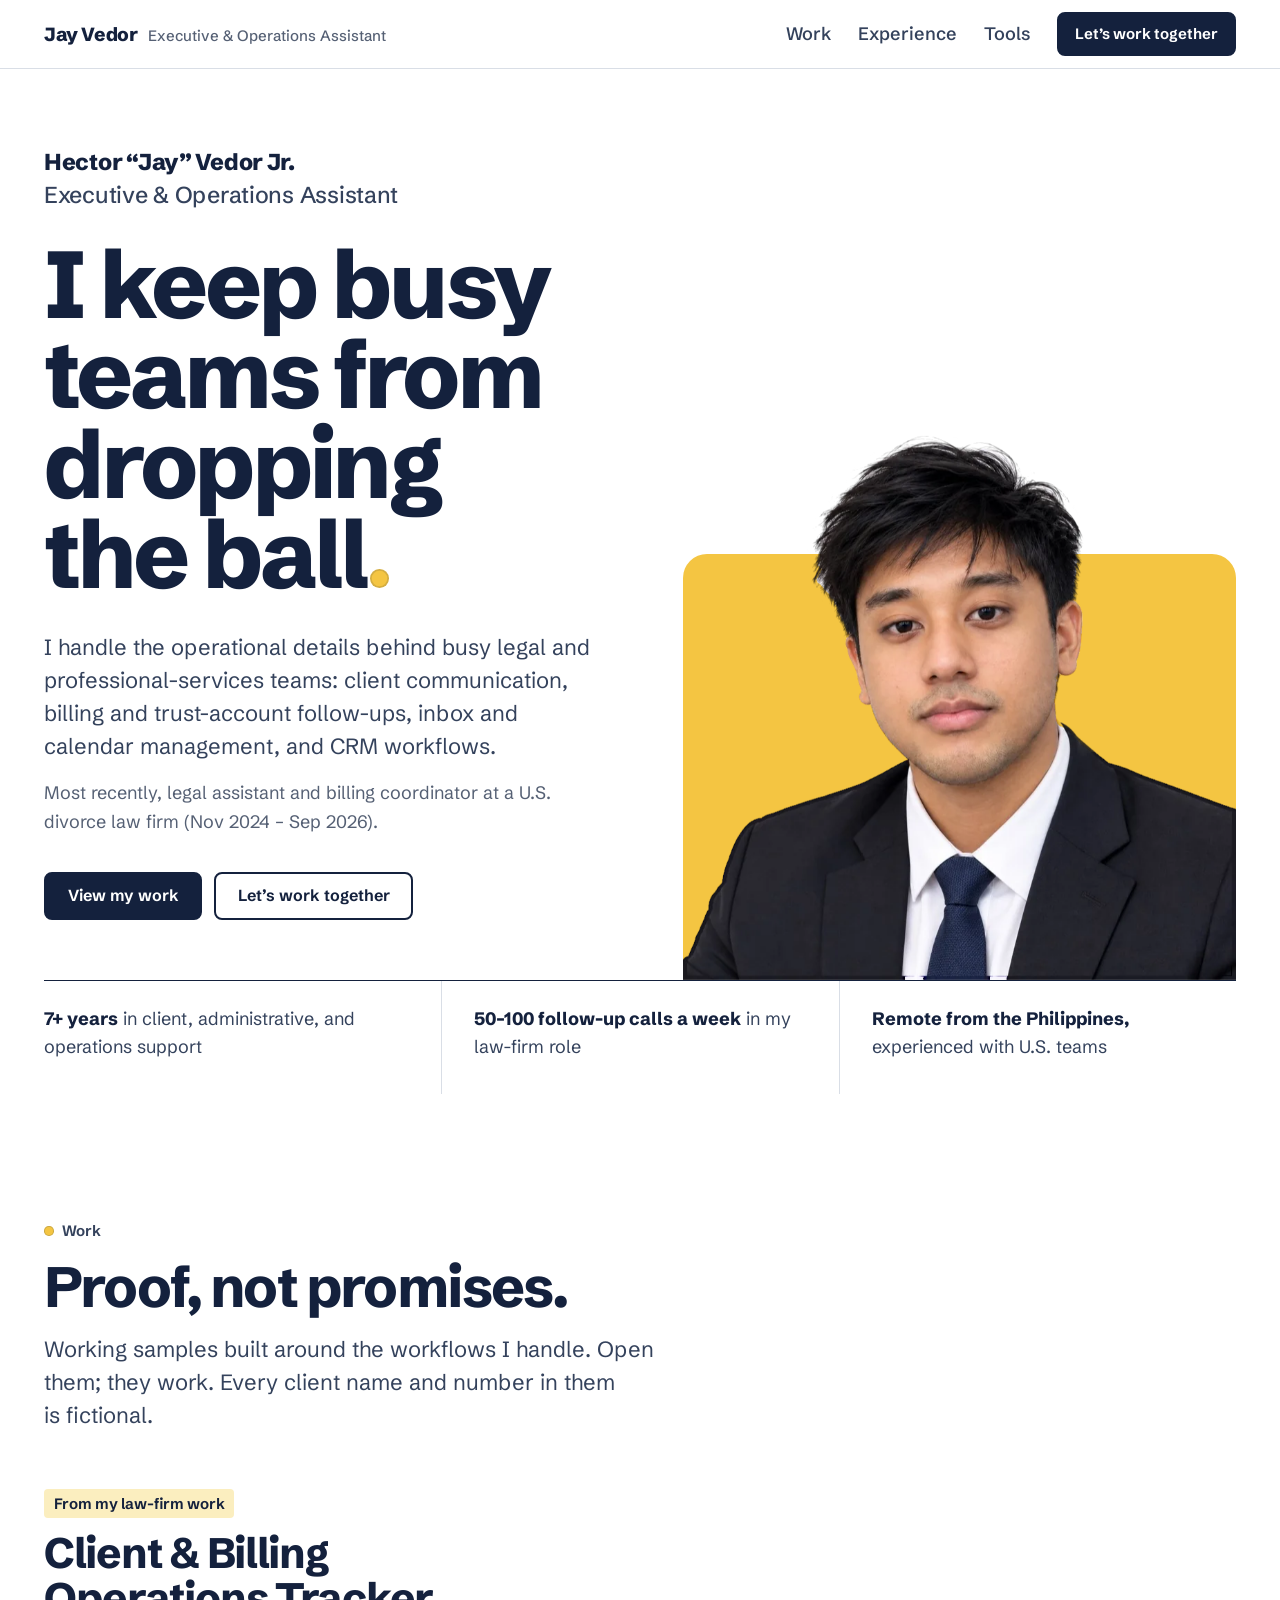
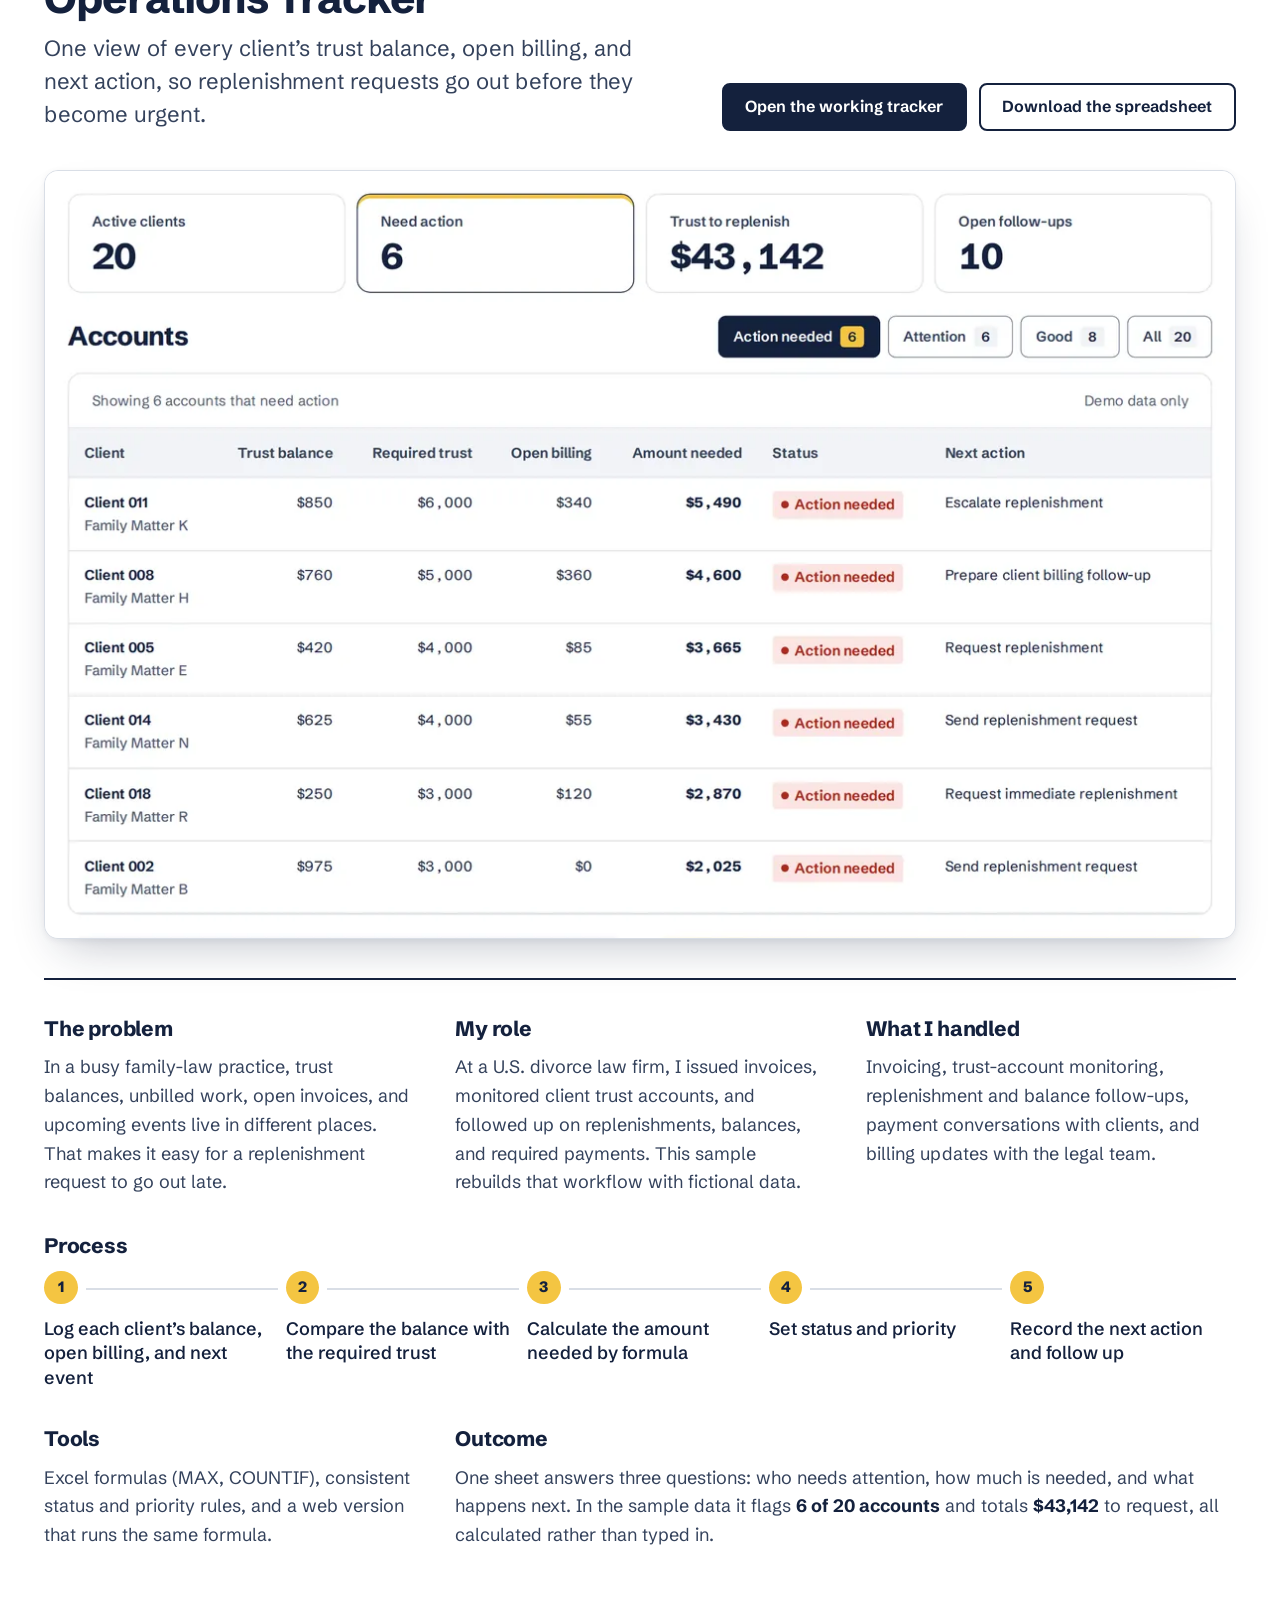
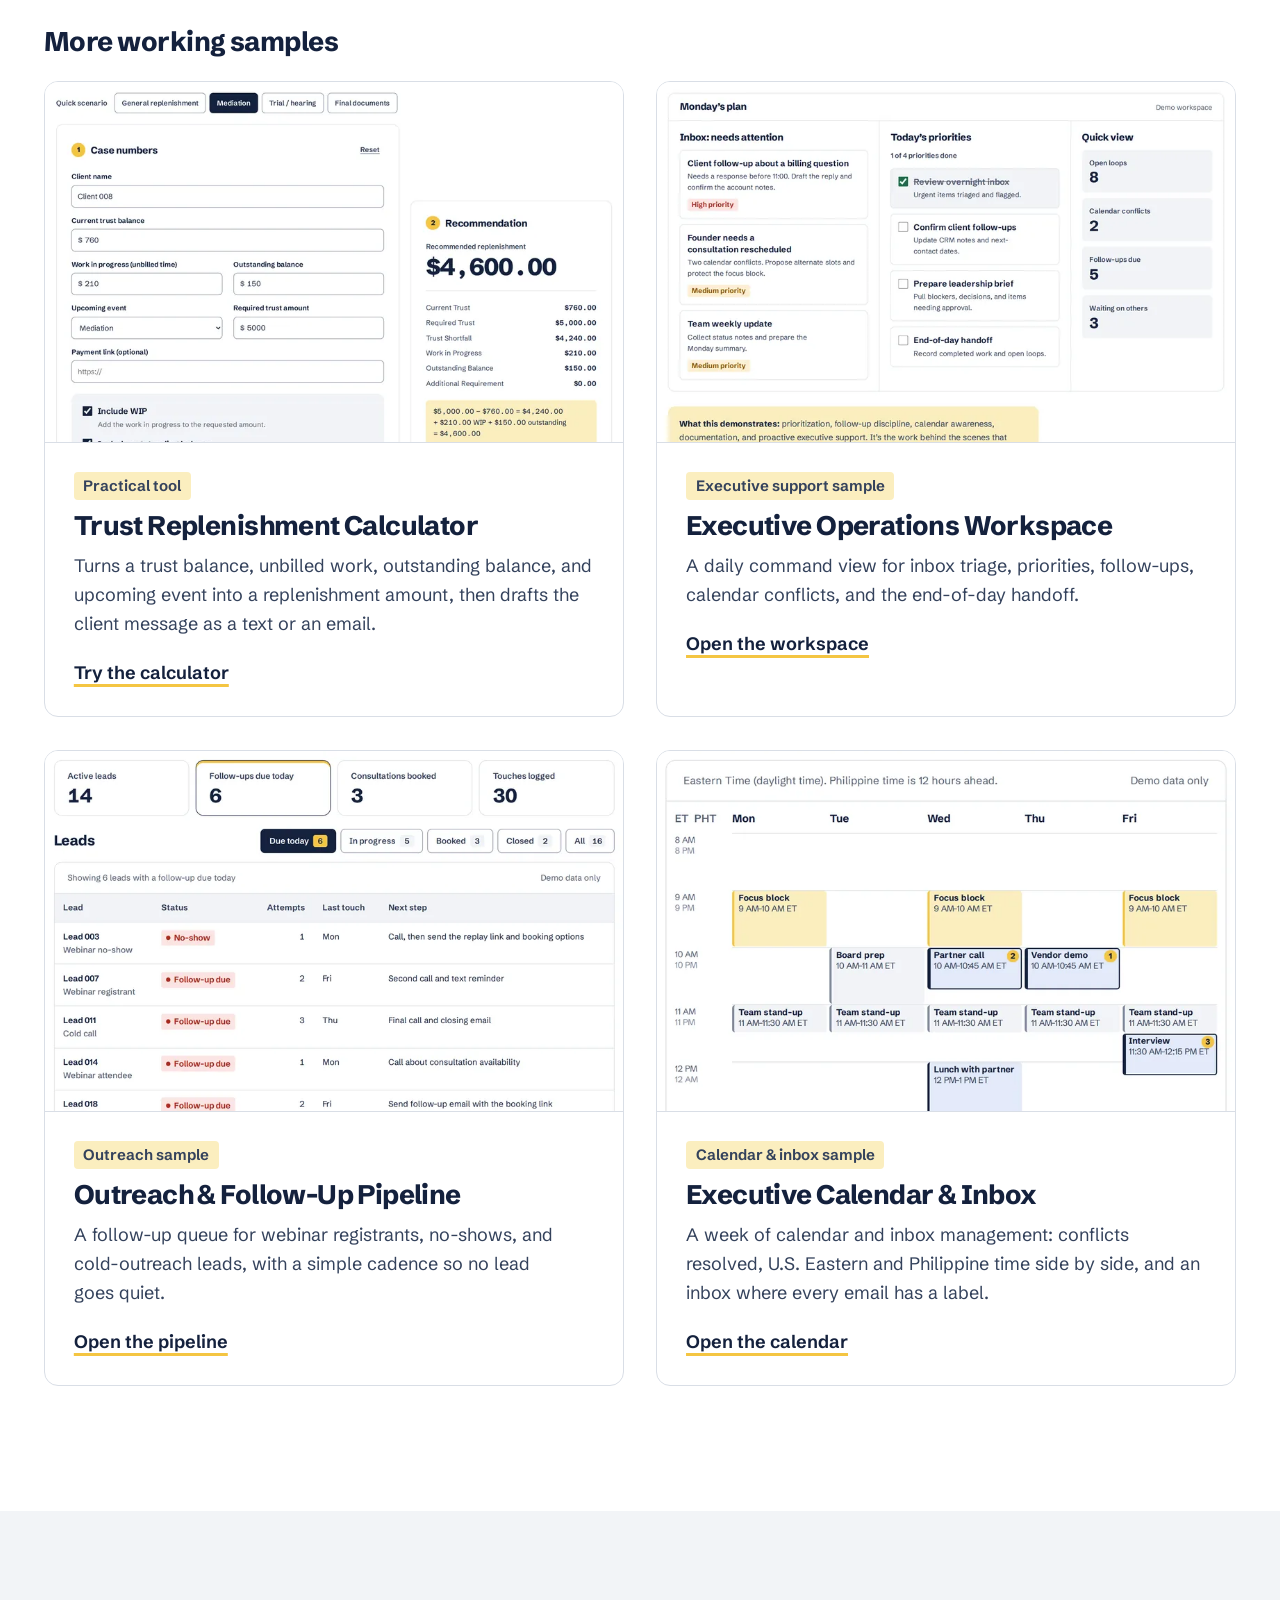
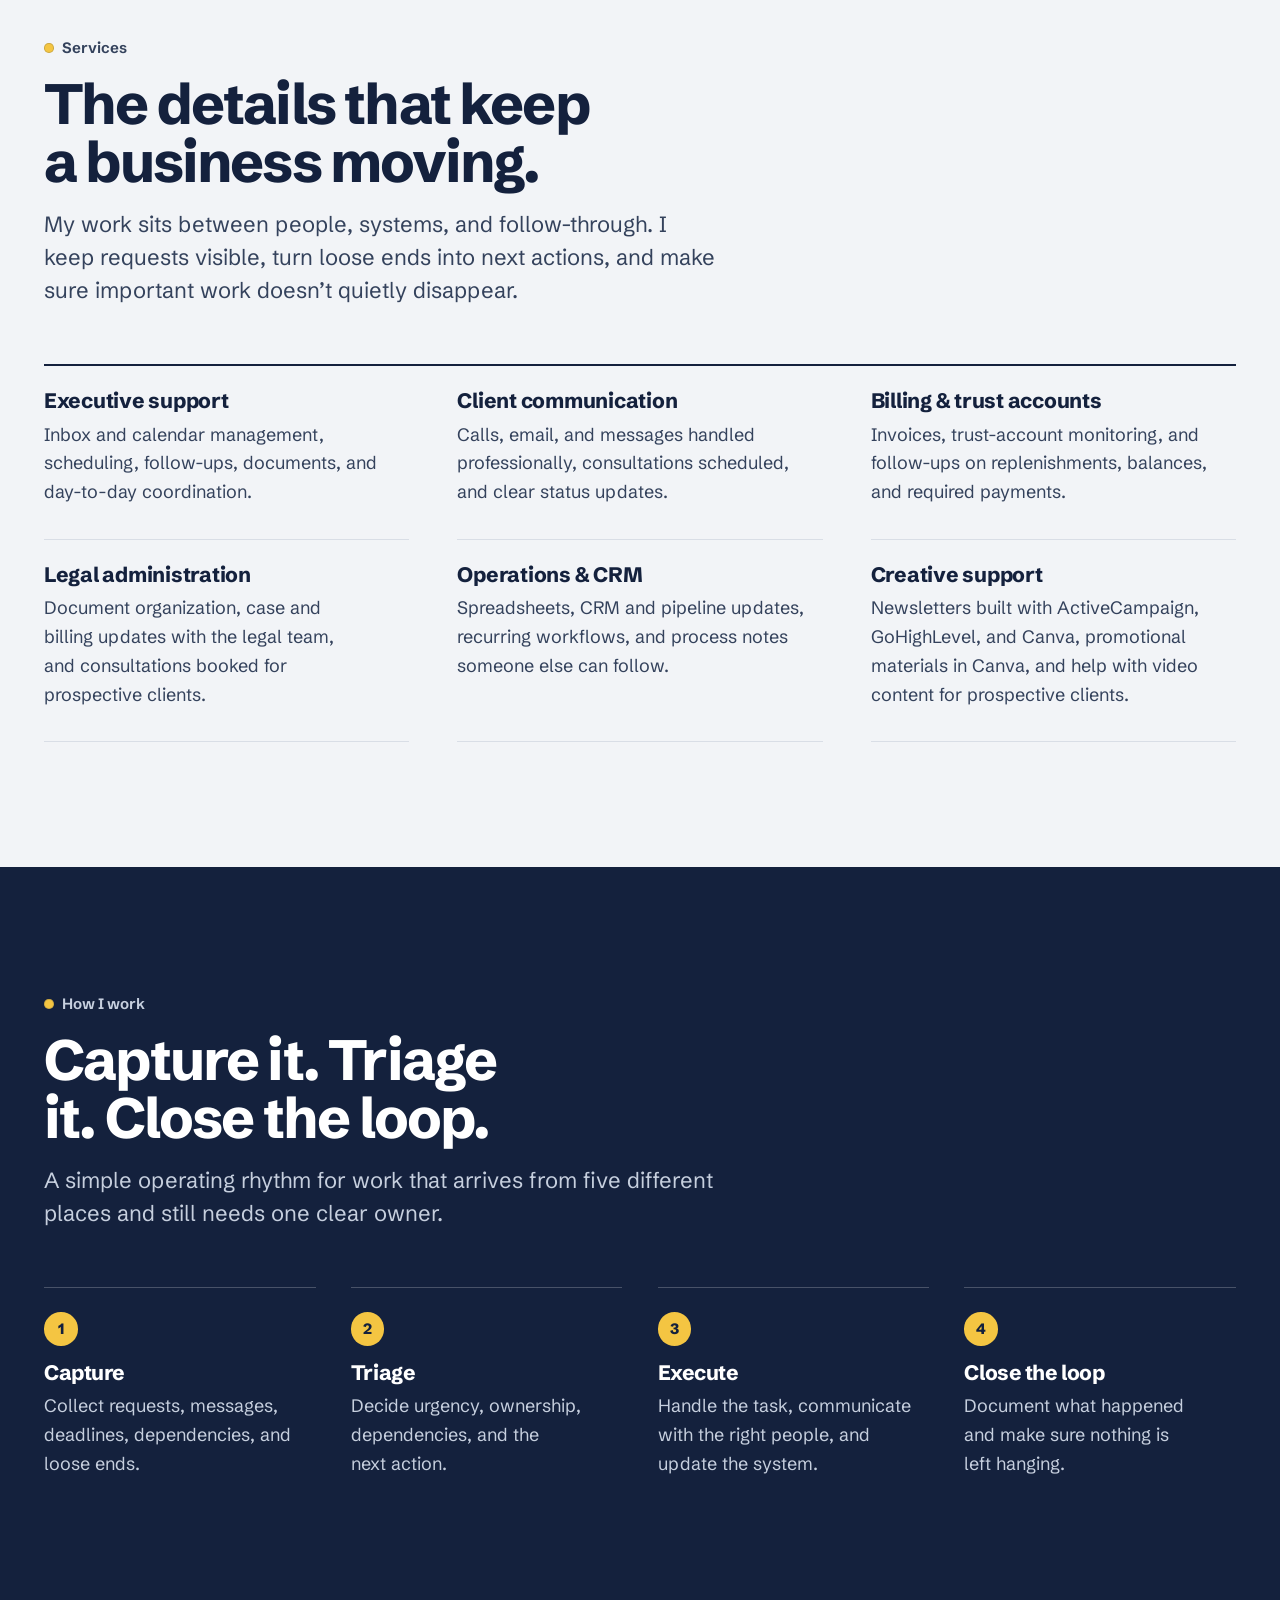
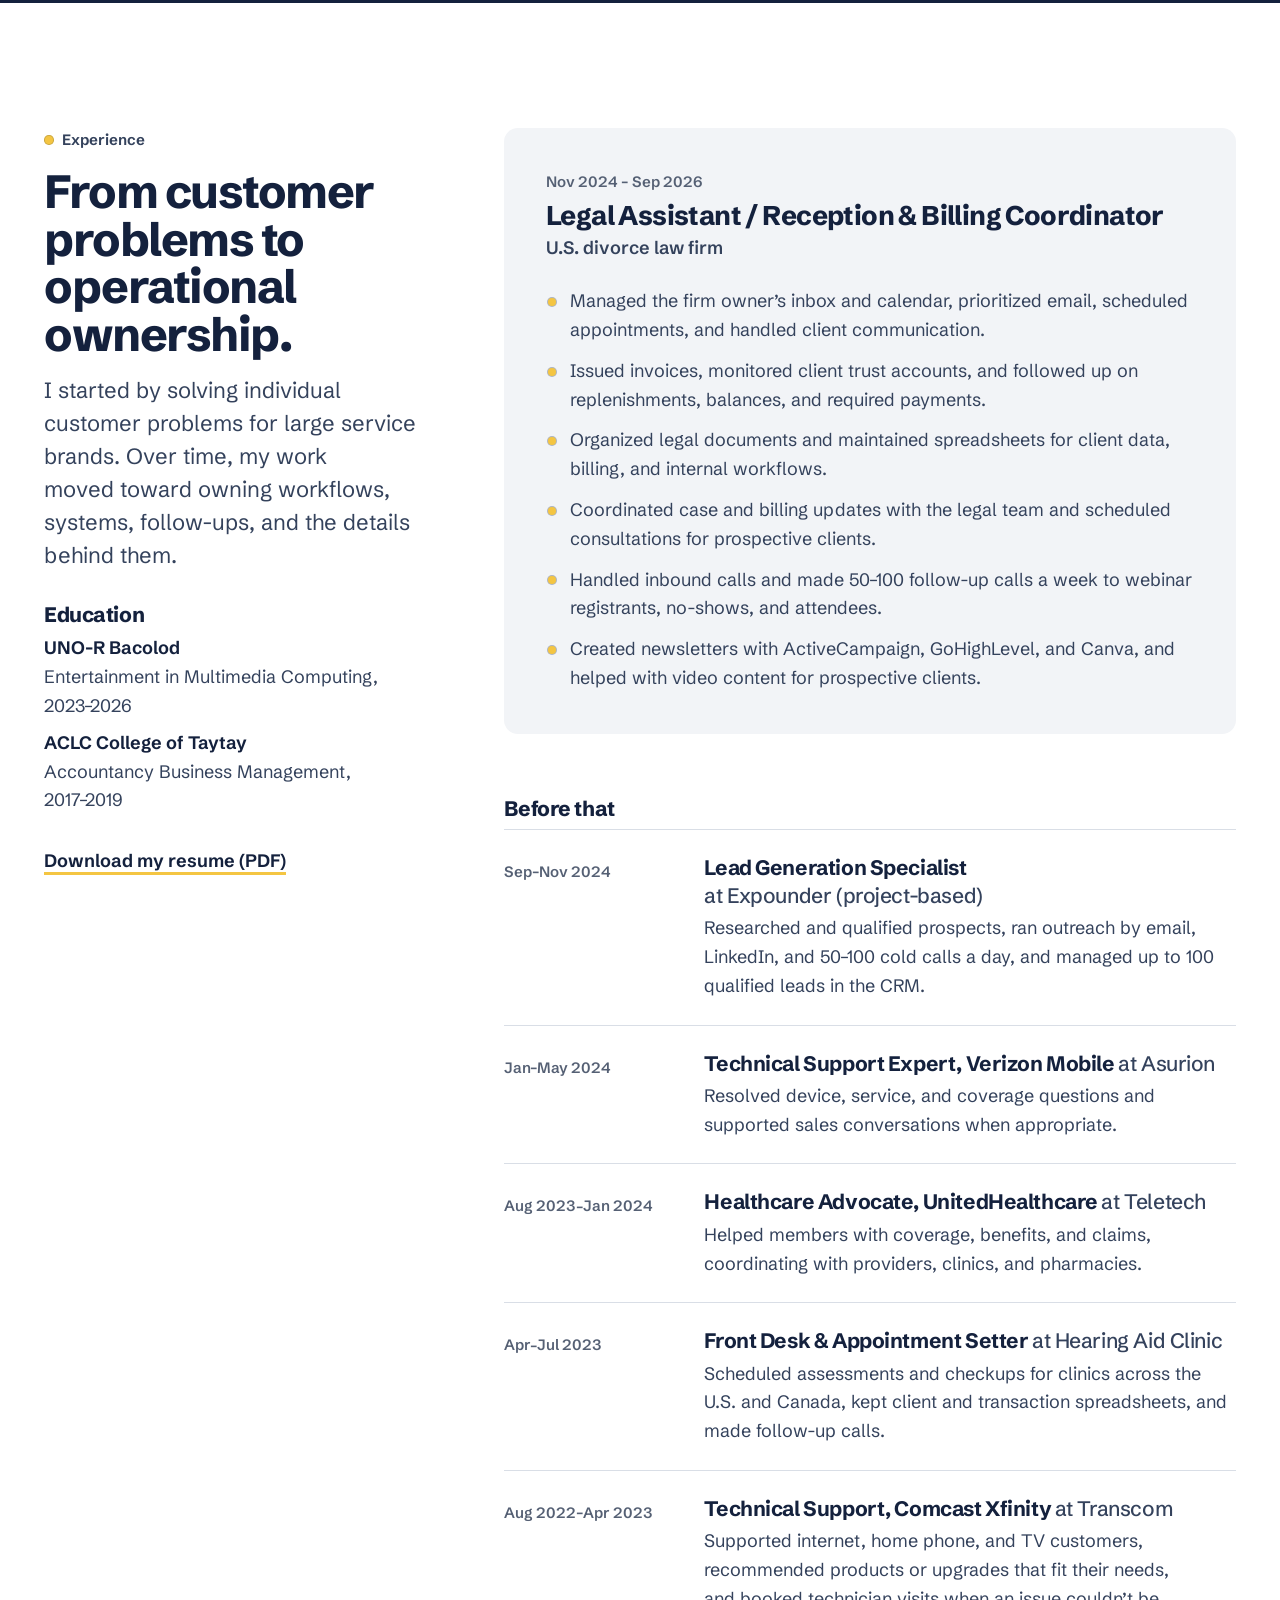
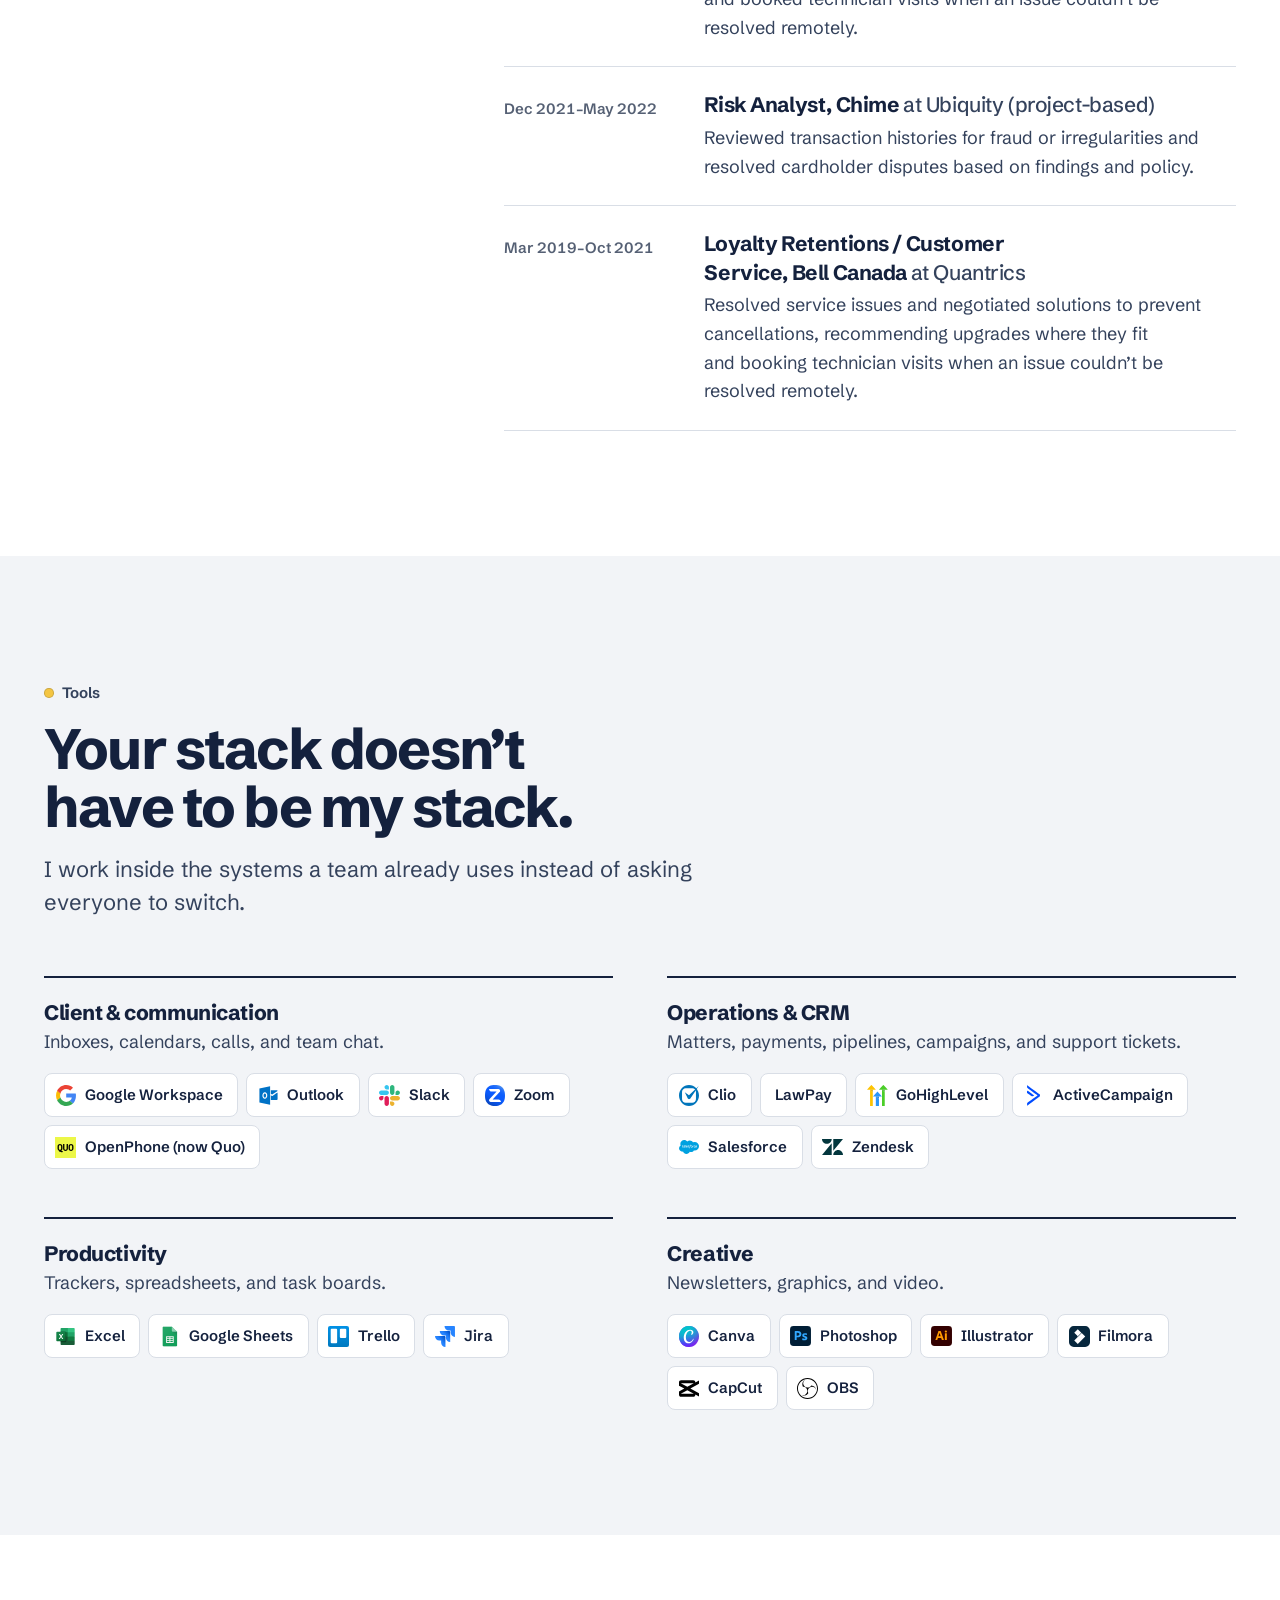
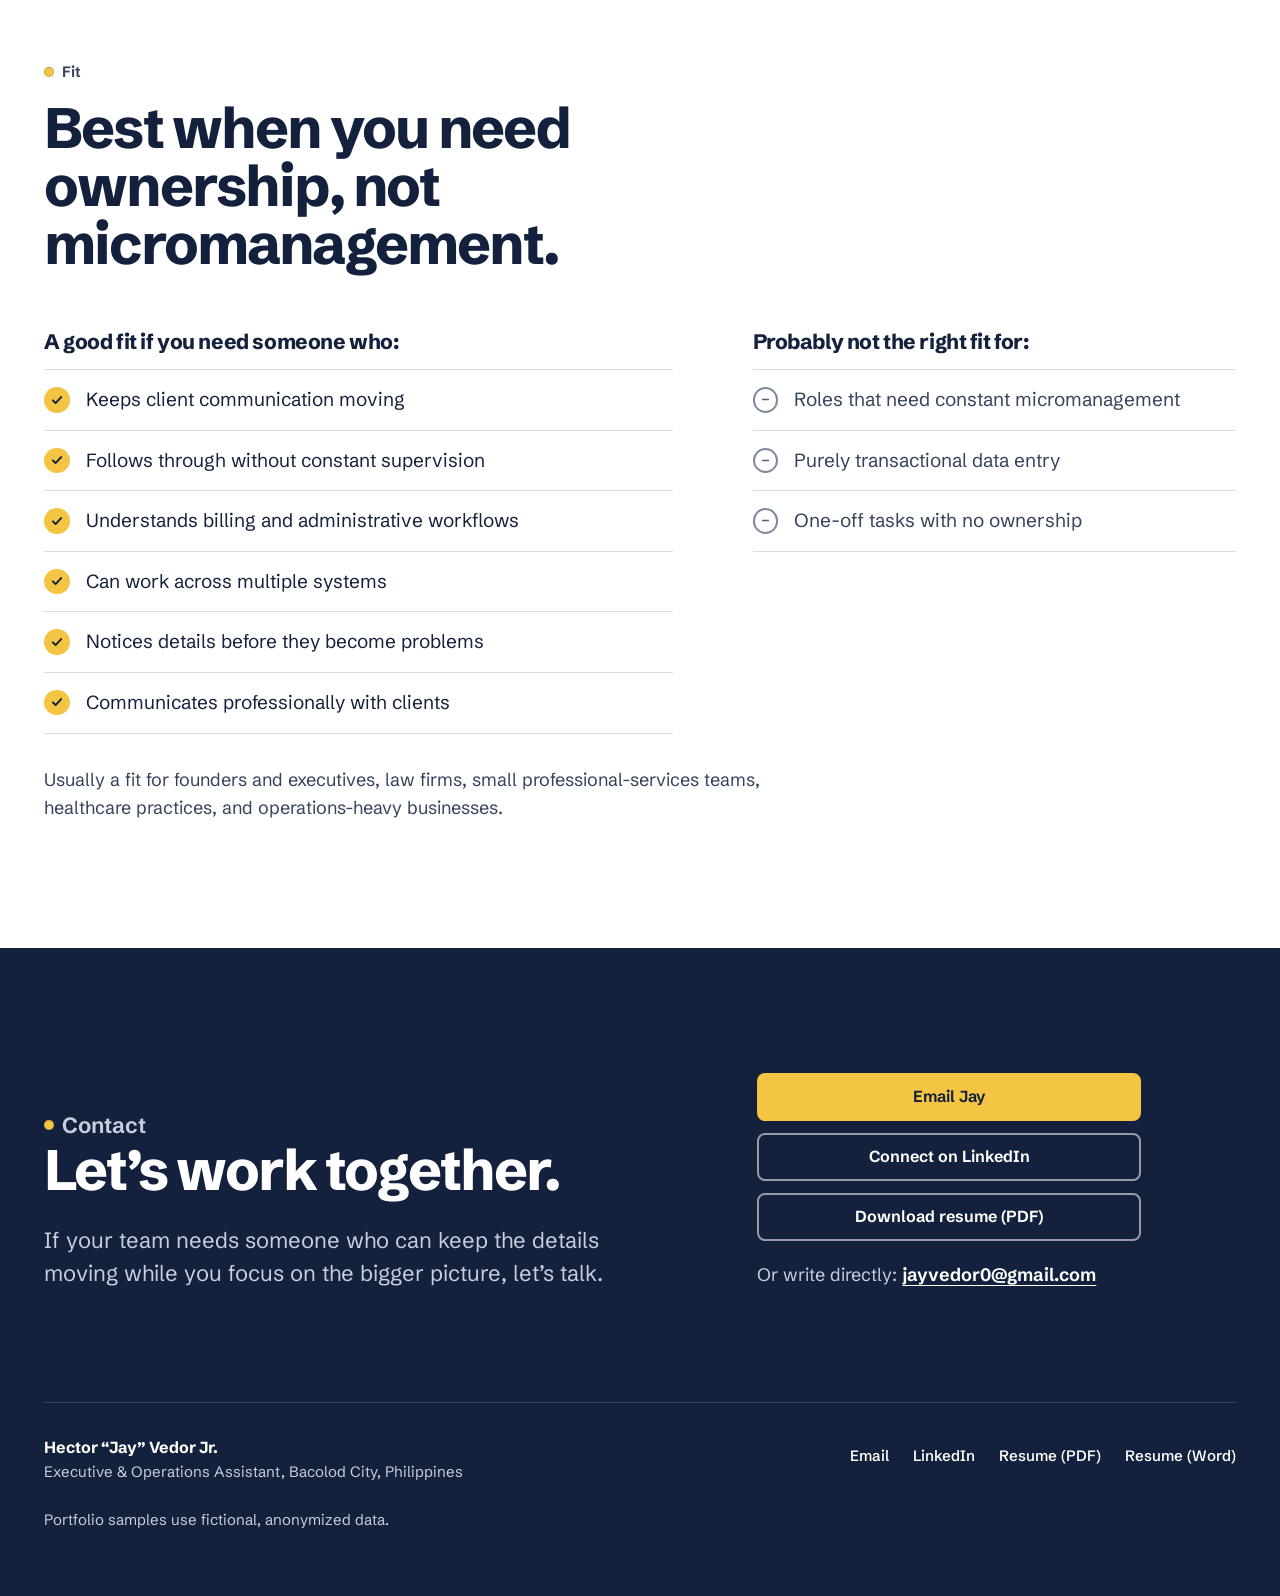
<file: index.html>
<!DOCTYPE html>
<html lang="en" class="no-js">
<head>
<meta charset="utf-8">
<meta name="viewport" content="width=device-width, initial-scale=1">
<title>Hector &ldquo;Jay&rdquo; Vedor Jr. | Executive &amp; Operations Assistant</title>
<meta name="description" content="Executive and operations assistant for law firms and professional-services teams: client communication, billing and trust follow-ups, scheduling, and CRM work.">
<meta name="theme-color" content="#14213d">
<link rel="canonical" href="https://jayvedor0.github.io/jay-vedor-portfolio/">
<meta property="og:type" content="website">
<meta property="og:site_name" content="Jay Vedor">
<meta property="og:url" content="https://jayvedor0.github.io/jay-vedor-portfolio/">
<meta property="og:title" content="Hector &ldquo;Jay&rdquo; Vedor Jr. | Executive &amp; Operations Assistant">
<meta property="og:description" content="I keep busy teams from dropping the ball: client communication, billing and trust follow-ups, scheduling, and CRM work for legal and professional-services teams.">
<meta property="og:image" content="https://jayvedor0.github.io/jay-vedor-portfolio/assets/img/og-image.jpg">
<meta property="og:image:type" content="image/jpeg">
<meta property="og:image:width" content="1200">
<meta property="og:image:height" content="630">
<meta property="og:image:alt" content="Hector &ldquo;Jay&rdquo; Vedor Jr., Executive and Operations Assistant: I keep busy teams from dropping the ball.">
<meta name="twitter:card" content="summary_large_image">
<link rel="icon" href="assets/img/favicon.svg" type="image/svg+xml">
<link rel="apple-touch-icon" href="assets/img/apple-touch-icon.png">
<link rel="preload" href="assets/fonts/schibsted-grotesk-latin-wght.woff2" as="font" type="font/woff2" crossorigin>
<link rel="stylesheet" href="assets/css/site.css">
<link rel="stylesheet" href="assets/css/home.css">
<script>document.documentElement.className = 'js';</script>
<script src="assets/js/site.js" defer></script>
<script type="application/ld+json">
{
  "@context": "https://schema.org",
  "@type": "Person",
  "name": "Hector Vedor Jr.",
  "alternateName": "Jay Vedor",
  "url": "https://jayvedor0.github.io/jay-vedor-portfolio/",
  "image": "https://jayvedor0.github.io/jay-vedor-portfolio/Jay.jpg",
  "jobTitle": "Executive & Operations Assistant",
  "description": "Executive and operations assistant for law firms and professional-services teams.",
  "email": "mailto:jayvedor0@gmail.com",
  "address": { "@type": "PostalAddress", "addressLocality": "Bacolod City", "addressCountry": "PH" },
  "sameAs": ["https://www.linkedin.com/in/jay-vedor-66624a238/"],
  "knowsAbout": ["Executive support", "Legal administration", "Legal billing", "Trust account monitoring", "Client communication", "Scheduling", "CRM management"]
}
</script>
</head>
<body id="top">
<a class="skip-link" href="#main">Skip to content</a>

<header class="site-header">
  <div class="container header-inner">
    <a class="brand" href="#top">Jay Vedor<span class="brand-role">Executive &amp; Operations Assistant</span></a>
    <button class="menu-toggle" type="button" aria-expanded="false" aria-controls="site-nav"><span class="menu-toggle-bars" aria-hidden="true"></span>Menu</button>
    <nav id="site-nav" class="site-nav" aria-label="Primary">
      <ul>
        <li><a href="#work">Work</a></li>
        <li><a href="#experience">Experience</a></li>
        <li><a href="#tools">Tools</a></li>
        <li><a class="btn btn-small btn-primary" href="#contact">Let&rsquo;s work together</a></li>
      </ul>
    </nav>
  </div>
</header>

<main id="main">

  <!-- Hero: who, what, why -->
  <section class="hero" aria-labelledby="hero-title">
    <div class="container">
      <div class="hero-grid">
        <div class="hero-copy">
          <h1 id="hero-title" class="hero-title">
            <span class="hero-name"><span class="hero-name-main">Hector &ldquo;Jay&rdquo; Vedor Jr.</span><span class="sr-only">, </span><span class="hero-name-role">Executive &amp; Operations Assistant</span></span>
            <span class="sr-only">. </span>
            <span class="hero-line">I keep busy teams from dropping the <span class="nowrap">ball<span class="ball" aria-hidden="true"></span></span></span>
          </h1>
          <p class="hero-lead">I handle the operational details behind busy legal and professional-services teams: client communication, billing and trust-account follow-ups, inbox and calendar management, and CRM workflows.</p>
          <p class="hero-recent">Most recently, legal assistant and billing coordinator at a U.S. divorce law firm <span class="nowrap">(Nov 2024 &ndash; Sep 2026).</span></p>
          <div class="hero-actions">
            <a class="btn btn-primary" href="#work">View my work</a>
            <a class="btn btn-secondary" href="#contact">Let&rsquo;s work together</a>
          </div>
        </div>
        <div class="portrait">
          <div class="portrait-panel" aria-hidden="true"></div>
          <picture>
            <source type="image/webp" srcset="assets/img/jay-portrait-480.webp 480w, assets/img/jay-portrait-800.webp 800w" sizes="(min-width: 56rem) 37rem, 88vw">
            <img src="Jay.jpg" alt="Hector &ldquo;Jay&rdquo; Vedor Jr." width="800" height="800" fetchpriority="high" decoding="async">
          </picture>
        </div>
      </div>
      <ul class="hero-facts">
        <li><strong>7+ years</strong> in client, administrative, and operations support</li>
        <li><strong>50&ndash;100 follow-up calls a week</strong> in my law-firm role</li>
        <li><strong>Remote from the Philippines,</strong> experienced with U.S. teams</li>
      </ul>
    </div>
  </section>

  <!-- Work: proof first -->
  <section class="section" id="work" aria-labelledby="work-title">
    <div class="container">
      <header class="section-head">
        <p class="section-label">Work</p>
        <h2 id="work-title">Proof, not promises.</h2>
        <p class="section-lead">Working samples built around the workflows I handle. Open them; they work. Every client name and number in them is fictional.</p>
      </header>

      <article class="case" aria-labelledby="case-title">
        <div class="case-head">
          <div class="case-intro">
            <p class="tag">From my law-firm work</p>
            <h3 id="case-title">Client &amp; Billing Operations Tracker</h3>
            <p class="case-summary">One view of every client&rsquo;s trust balance, open billing, and next action, so replenishment requests go out before they become urgent.</p>
          </div>
          <div class="case-actions">
            <a class="btn btn-primary" href="client-billing-tracker.html">Open the working tracker</a>
            <a class="btn btn-secondary" href="Jay_Vedor_Client_Billing_Operations_Tracker.xlsx" download>Download the spreadsheet</a>
          </div>
        </div>

        <a class="case-media" href="client-billing-tracker.html" data-reveal tabindex="-1" aria-hidden="true">
          <img src="assets/img/work-tracker-1200.webp" srcset="assets/img/work-tracker-1200.webp 1200w, assets/img/work-tracker-1800.webp 1800w" sizes="(min-width: 78rem) 75rem, calc(100vw - 2.5rem)" width="1200" height="773" loading="lazy" decoding="async" alt="">
        </a>
        <p class="sr-only">Screenshot: the tracker shows 20 active clients, 6 needing action, and $43,142 to replenish, with each account&rsquo;s balance, amount needed, status, and next action.</p>

        <dl class="case-details">
          <div>
            <dt>The problem</dt>
            <dd>In a busy family-law practice, trust balances, unbilled work, open invoices, and upcoming events live in different places. That makes it easy for a replenishment request to go out late.</dd>
          </div>
          <div>
            <dt>My role</dt>
            <dd>At a U.S. divorce law firm, I issued invoices, monitored client trust accounts, and followed up on replenishments, balances, and required payments. This sample rebuilds that workflow with fictional data.</dd>
          </div>
          <div>
            <dt>What I handled</dt>
            <dd>Invoicing, trust-account monitoring, replenishment and balance follow-ups, payment conversations with clients, and billing updates with the legal team.</dd>
          </div>
          <div class="span-all">
            <dt>Process</dt>
            <dd>
              <ol class="process-steps">
                <li>Log each client&rsquo;s balance, open billing, and next event</li>
                <li>Compare the balance with the required trust</li>
                <li>Calculate the amount needed by formula</li>
                <li>Set status and priority</li>
                <li>Record the next action and follow up</li>
              </ol>
            </dd>
          </div>
          <div>
            <dt>Tools</dt>
            <dd>Excel formulas (MAX, COUNTIF), consistent status and priority rules, and a web version that runs the same formula.</dd>
          </div>
          <div class="span-2">
            <dt>Outcome</dt>
            <dd>One sheet answers three questions: who needs attention, how much is needed, and what happens next. In the sample data it flags <span class="outcome-figure">6 of 20 accounts</span> and totals <span class="outcome-figure">$43,142</span> to request, all calculated rather than typed in.</dd>
          </div>
        </dl>
      </article>

      <div class="work-more">
        <h3 class="work-more-title">More working samples</h3>
        <div class="work-grid" data-reveal>
          <article class="work-card">
            <div class="work-card-media">
              <img src="assets/img/work-calculator-832.webp" srcset="assets/img/work-calculator-832.webp 832w, assets/img/work-calculator-1248.webp 1248w" sizes="(min-width: 48rem) 37rem, calc(100vw - 2.5rem)" width="832" height="520" loading="lazy" decoding="async" alt="The calculator with Client 008's numbers entered, recommending a $4,600.00 replenishment and showing how the amount was built.">
            </div>
            <div class="work-card-body">
              <p class="tag">Practical tool</p>
              <h3>Trust Replenishment Calculator</h3>
              <p>Turns a trust balance, unbilled work, outstanding balance, and upcoming event into a replenishment amount, then drafts the client message as a text or an email.</p>
              <a class="text-link" href="trust-replenishment-calculator.html">Try the calculator</a>
            </div>
          </article>
          <article class="work-card">
            <div class="work-card-media">
              <img src="assets/img/work-workspace-832.webp" srcset="assets/img/work-workspace-832.webp 832w, assets/img/work-workspace-1248.webp 1248w" sizes="(min-width: 48rem) 37rem, calc(100vw - 2.5rem)" width="832" height="520" loading="lazy" decoding="async" alt="The executive workspace: inbox items by priority, today's priorities with one done, and a quick view of open loops and follow-ups.">
            </div>
            <div class="work-card-body">
              <p class="tag">Executive support sample</p>
              <h3>Executive Operations Workspace</h3>
              <p>A daily command view for inbox triage, priorities, follow-ups, calendar conflicts, and the end-of-day handoff.</p>
              <a class="text-link" href="executive-operations.html">Open the workspace</a>
            </div>
          </article>
          <article class="work-card">
            <div class="work-card-media">
              <img src="assets/img/work-outreach-832.webp" srcset="assets/img/work-outreach-832.webp 832w, assets/img/work-outreach-1248.webp 1248w" sizes="(min-width: 48rem) 37rem, calc(100vw - 2.5rem)" width="832" height="520" loading="lazy" decoding="async" alt="The outreach pipeline: 14 active leads, 6 follow-ups due today, and the due-today list with each lead&rsquo;s status, attempts, and next step.">
            </div>
            <div class="work-card-body">
              <p class="tag">Outreach sample</p>
              <h3>Outreach &amp; Follow-Up Pipeline</h3>
              <p>A follow-up queue for webinar registrants, no-shows, and cold-outreach leads, with a simple cadence so no lead goes quiet.</p>
              <a class="text-link" href="outreach-pipeline.html">Open the pipeline</a>
            </div>
          </article>
          <article class="work-card">
            <div class="work-card-media">
              <img src="assets/img/work-calendar-832.webp" srcset="assets/img/work-calendar-832.webp 832w, assets/img/work-calendar-1248.webp 1248w" sizes="(min-width: 48rem) 37rem, calc(100vw - 2.5rem)" width="832" height="520" loading="lazy" decoding="async" alt="The executive calendar: a Monday-to-Friday week in Eastern and Philippine time, with focus blocks, meetings, and three resolved scheduling conflicts marked.">
            </div>
            <div class="work-card-body">
              <p class="tag">Calendar &amp; inbox sample</p>
              <h3>Executive Calendar &amp; Inbox</h3>
              <p>A week of calendar and inbox management: conflicts resolved, U.S. Eastern and Philippine time side by side, and an inbox where every email has a label.</p>
              <a class="text-link" href="executive-calendar.html">Open the calendar</a>
            </div>
          </article>
        </div>
      </div>
    </div>
  </section>

  <!-- Services -->
  <section class="section section--surface" id="services" aria-labelledby="services-title">
    <div class="container">
      <header class="section-head">
        <p class="section-label">Services</p>
        <h2 id="services-title">The details that keep a business moving.</h2>
        <p class="section-lead">My work sits between people, systems, and follow-through. I keep requests visible, turn loose ends into next actions, and make sure important work doesn&rsquo;t quietly disappear.</p>
      </header>
      <ul class="services-grid" data-reveal>
        <li><h3>Executive support</h3><p>Inbox and calendar management, scheduling, follow-ups, documents, and day-to-day coordination.</p></li>
        <li><h3>Client communication</h3><p>Calls, email, and messages handled professionally, consultations scheduled, and clear status updates.</p></li>
        <li><h3>Billing &amp; trust accounts</h3><p>Invoices, trust-account monitoring, and follow-ups on replenishments, balances, and required payments.</p></li>
        <li><h3>Legal administration</h3><p>Document organization, case and billing updates with the legal team, and consultations booked for prospective clients.</p></li>
        <li><h3>Operations &amp; CRM</h3><p>Spreadsheets, CRM and pipeline updates, recurring workflows, and process notes someone else can follow.</p></li>
        <li><h3>Creative support</h3><p>Newsletters built with ActiveCampaign, GoHighLevel, and Canva, promotional materials in Canva, and help with video content for prospective clients.</p></li>
      </ul>
    </div>
  </section>

  <!-- How I work: a real sequence -->
  <section class="section section--dark" id="how-i-work" aria-labelledby="how-title">
    <div class="container">
      <header class="section-head">
        <p class="section-label">How I work</p>
        <h2 id="how-title">Capture it. Triage it. Close the loop.</h2>
        <p class="section-lead">A simple operating rhythm for work that arrives from five different places and still needs one clear owner.</p>
      </header>
      <ol class="steps" data-reveal>
        <li><h3>Capture</h3><p>Collect requests, messages, deadlines, dependencies, and loose ends.</p></li>
        <li><h3>Triage</h3><p>Decide urgency, ownership, dependencies, and the next action.</p></li>
        <li><h3>Execute</h3><p>Handle the task, communicate with the right people, and update the system.</p></li>
        <li><h3>Close the loop</h3><p>Document what happened and make sure nothing is left hanging.</p></li>
      </ol>
    </div>
  </section>

  <!-- Experience -->
  <section class="section" id="experience" aria-labelledby="experience-title">
    <div class="container experience-grid">
      <div class="experience-aside">
        <header class="section-head">
          <p class="section-label">Experience</p>
          <h2 id="experience-title">From customer problems to operational ownership.</h2>
          <p class="section-lead">I started by solving individual customer problems for large service brands. Over time, my work moved toward owning workflows, systems, follow-ups, and the details behind them.</p>
        </header>
        <div class="education">
          <h3>Education</h3>
          <ul>
            <li><strong>UNO-R Bacolod</strong><br>Entertainment in Multimedia Computing, 2023&ndash;2026</li>
            <li><strong>ACLC College of Taytay</strong><br>Accountancy Business Management, 2017&ndash;2019</li>
          </ul>
        </div>
        <p><a class="text-link" href="Jay_Vedor_Resume.pdf" target="_blank" rel="noopener">Download my resume (PDF)<span class="sr-only">, opens in a new tab</span></a></p>
      </div>

      <div>
        <article class="role-featured" data-reveal aria-labelledby="role-law">
          <p class="role-when"><time datetime="2024-11">Nov 2024</time> &ndash; <time datetime="2026-09">Sep 2026</time></p>
          <h3 id="role-law">Legal Assistant / Reception &amp; Billing Coordinator</h3>
          <p class="role-org">U.S. divorce law firm</p>
          <ul class="role-points">
            <li>Managed the firm owner&rsquo;s inbox and calendar, prioritized email, scheduled appointments, and handled client communication.</li>
            <li>Issued invoices, monitored client trust accounts, and followed up on replenishments, balances, and required payments.</li>
            <li>Organized legal documents and maintained spreadsheets for client data, billing, and internal workflows.</li>
            <li>Coordinated case and billing updates with the legal team and scheduled consultations for prospective clients.</li>
            <li>Handled inbound calls and made 50&ndash;100 follow-up calls a week to webinar registrants, no-shows, and attendees.</li>
            <li>Created newsletters with ActiveCampaign, GoHighLevel, and Canva, and helped with video content for prospective clients.</li>
          </ul>
        </article>

        <h3 class="timeline-title">Before that</h3>
        <ol class="timeline">
          <li>
            <p class="when"><time datetime="2024-09">Sep</time>&ndash;<time datetime="2024-11">Nov 2024</time></p>
            <div><h4>Lead Generation Specialist <span class="org">at Expounder (project-based)</span></h4><p>Researched and qualified prospects, ran outreach by email, LinkedIn, and 50&ndash;100 cold calls a day, and managed up to 100 qualified leads in the CRM.</p></div>
          </li>
          <li>
            <p class="when"><time datetime="2024-01">Jan</time>&ndash;<time datetime="2024-05">May 2024</time></p>
            <div><h4>Technical Support Expert, Verizon Mobile <span class="org">at Asurion</span></h4><p>Resolved device, service, and coverage questions and supported sales conversations when appropriate.</p></div>
          </li>
          <li>
            <p class="when"><time datetime="2023-08">Aug 2023</time>&ndash;<time datetime="2024-01">Jan 2024</time></p>
            <div><h4>Healthcare Advocate, UnitedHealthcare <span class="org">at Teletech</span></h4><p>Helped members with coverage, benefits, and claims, coordinating with providers, clinics, and pharmacies.</p></div>
          </li>
          <li>
            <p class="when"><time datetime="2023-04">Apr</time>&ndash;<time datetime="2023-07">Jul 2023</time></p>
            <div><h4>Front Desk &amp; Appointment Setter <span class="org">at Hearing Aid Clinic</span></h4><p>Scheduled assessments and checkups for clinics across the U.S. and Canada, kept client and transaction spreadsheets, and made follow-up calls.</p></div>
          </li>
          <li>
            <p class="when"><time datetime="2022-08">Aug 2022</time>&ndash;<time datetime="2023-04">Apr 2023</time></p>
            <div><h4>Technical Support, Comcast Xfinity <span class="org">at Transcom</span></h4><p>Supported internet, home phone, and TV customers, recommended products or upgrades that fit their needs, and booked technician visits when an issue couldn&rsquo;t be resolved remotely.</p></div>
          </li>
          <li>
            <p class="when"><time datetime="2021-12">Dec 2021</time>&ndash;<time datetime="2022-05">May 2022</time></p>
            <div><h4>Risk Analyst, Chime <span class="org">at Ubiquity (project-based)</span></h4><p>Reviewed transaction histories for fraud or irregularities and resolved cardholder disputes based on findings and policy.</p></div>
          </li>
          <li>
            <p class="when"><time datetime="2019-03">Mar 2019</time>&ndash;<time datetime="2021-10">Oct 2021</time></p>
            <div><h4>Loyalty Retentions / Customer Service, Bell Canada <span class="org">at Quantrics</span></h4><p>Resolved service issues and negotiated solutions to prevent cancellations, recommending upgrades where they fit and booking technician visits when an issue couldn&rsquo;t be resolved remotely.</p></div>
          </li>
        </ol>
      </div>
    </div>
  </section>

  <!-- Tools: grouped by workflow, deliberately secondary -->
  <section class="section section--surface" id="tools" aria-labelledby="tools-title">
    <div class="container">
      <header class="section-head">
        <p class="section-label">Tools</p>
        <h2 id="tools-title">Your stack doesn&rsquo;t have to be my stack.</h2>
        <p class="section-lead">I work inside the systems a team already uses instead of asking everyone to switch.</p>
      </header>
      <div class="tool-groups" data-reveal>
        <div class="tool-group">
          <h3>Client &amp; communication</h3>
          <p>Inboxes, calendars, calls, and team chat.</p>
          <ul class="tool-list">
            <li class="tool"><img src="assets/tools/google-workspace.svg" alt="" width="21" height="21">Google Workspace</li>
            <li class="tool"><img src="assets/tools/outlook.svg" alt="" width="21" height="21">Outlook</li>
            <li class="tool"><img src="assets/tools/slack.svg" alt="" width="21" height="21">Slack</li>
            <li class="tool"><img src="assets/tools/zoom.svg" alt="" width="21" height="21">Zoom</li>
            <li class="tool"><img src="assets/tools/quo.svg" alt="" width="21" height="21">OpenPhone (now Quo)</li>
          </ul>
        </div>
        <div class="tool-group">
          <h3>Operations &amp; CRM</h3>
          <p>Matters, payments, pipelines, campaigns, and support tickets.</p>
          <ul class="tool-list">
            <li class="tool"><img src="assets/tools/clio.svg" alt="" width="21" height="21">Clio</li>
            <li class="tool tool--text">LawPay</li>
            <li class="tool"><img src="assets/tools/gohighlevel.svg" alt="" width="21" height="21">GoHighLevel</li>
            <li class="tool"><img src="assets/tools/activecampaign.svg" alt="" width="21" height="21">ActiveCampaign</li>
            <li class="tool"><img src="assets/tools/salesforce.svg" alt="" width="21" height="21">Salesforce</li>
            <li class="tool"><img src="assets/tools/zendesk.svg" alt="" width="21" height="21">Zendesk</li>
          </ul>
        </div>
        <div class="tool-group">
          <h3>Productivity</h3>
          <p>Trackers, spreadsheets, and task boards.</p>
          <ul class="tool-list">
            <li class="tool"><img src="assets/tools/excel.svg" alt="" width="21" height="21">Excel</li>
            <li class="tool"><img src="assets/tools/google-sheets.svg" alt="" width="21" height="21">Google Sheets</li>
            <li class="tool"><img src="assets/tools/trello.svg" alt="" width="21" height="21">Trello</li>
            <li class="tool"><img src="assets/tools/jira.svg" alt="" width="21" height="21">Jira</li>
          </ul>
        </div>
        <div class="tool-group">
          <h3>Creative</h3>
          <p>Newsletters, graphics, and video.</p>
          <ul class="tool-list">
            <li class="tool"><img src="assets/tools/canva.svg" alt="" width="21" height="21">Canva</li>
            <li class="tool"><img src="assets/tools/photoshop.svg" alt="" width="21" height="21">Photoshop</li>
            <li class="tool"><img src="assets/tools/illustrator.svg" alt="" width="21" height="21">Illustrator</li>
            <li class="tool"><img src="assets/tools/filmora.svg" alt="" width="21" height="21">Filmora</li>
            <li class="tool"><img src="assets/tools/capcut.svg" alt="" width="21" height="21">CapCut</li>
            <li class="tool"><img src="assets/tools/obs.svg" alt="" width="21" height="21">OBS</li>
          </ul>
        </div>
      </div>
    </div>
  </section>

  <!-- Good fit -->
  <section class="section" id="fit" aria-labelledby="fit-title">
    <div class="container">
      <header class="section-head">
        <p class="section-label">Fit</p>
        <h2 id="fit-title">Best when you need ownership, not micromanagement.</h2>
      </header>
      <div class="fit-grid" data-reveal>
        <div class="fit-col">
          <h3>A good fit if you need someone who:</h3>
          <ul class="fit-list fit-list--yes">
            <li>Keeps client communication moving</li>
            <li>Follows through without constant supervision</li>
            <li>Understands billing and administrative workflows</li>
            <li>Can work across multiple systems</li>
            <li>Notices details before they become problems</li>
            <li>Communicates professionally with clients</li>
          </ul>
        </div>
        <div class="fit-col">
          <h3>Probably not the right fit for:</h3>
          <ul class="fit-list fit-list--no">
            <li>Roles that need constant micromanagement</li>
            <li>Purely transactional data entry</li>
            <li>One-off tasks with no ownership</li>
          </ul>
        </div>
      </div>
      <p class="fit-audience">Usually a fit for founders and executives, law firms, small professional-services teams, healthcare practices, and operations-heavy businesses.</p>
    </div>
  </section>

  <!-- Contact -->
  <section class="section--dark contact" id="contact" aria-labelledby="contact-title">
    <div class="container contact-inner">
      <div class="contact-copy">
        <p class="section-label">Contact</p>
        <h2 id="contact-title">Let&rsquo;s work together.</h2>
        <p>If your team needs someone who can keep the details moving while you focus on the bigger picture, let&rsquo;s talk.</p>
      </div>
      <div class="contact-actions">
        <a class="btn btn-accent" href="mailto:jayvedor0@gmail.com?subject=Working%20together">Email Jay</a>
        <a class="btn btn-on-dark" href="https://www.linkedin.com/in/jay-vedor-66624a238/" target="_blank" rel="noopener">Connect on LinkedIn<span class="sr-only">, opens in a new tab</span></a>
        <a class="btn btn-on-dark" href="Jay_Vedor_Resume.pdf" target="_blank" rel="noopener">Download resume (PDF)<span class="sr-only">, opens in a new tab</span></a>
        <p class="contact-email">Or write directly: <a href="mailto:jayvedor0@gmail.com">jayvedor0@gmail.com</a></p>
      </div>
    </div>
  </section>
</main>

<footer class="site-footer">
  <div class="container footer-inner">
    <p><span class="footer-name">Hector &ldquo;Jay&rdquo; Vedor Jr.</span><br>Executive &amp; Operations Assistant, Bacolod City, Philippines</p>
    <ul class="footer-links">
      <li><a href="mailto:jayvedor0@gmail.com">Email</a></li>
      <li><a href="https://www.linkedin.com/in/jay-vedor-66624a238/" target="_blank" rel="noopener">LinkedIn<span class="sr-only">, opens in a new tab</span></a></li>
      <li><a href="Jay_Vedor_Resume.pdf" target="_blank" rel="noopener">Resume (PDF)<span class="sr-only">, opens in a new tab</span></a></li>
      <li><a href="Jay_Vedor_Resume.docx" download>Resume (Word)</a></li>
    </ul>
    <p class="footer-note">Portfolio samples use fictional, anonymized data.</p>
  </div>
</footer>
</body>
</html>
</file>
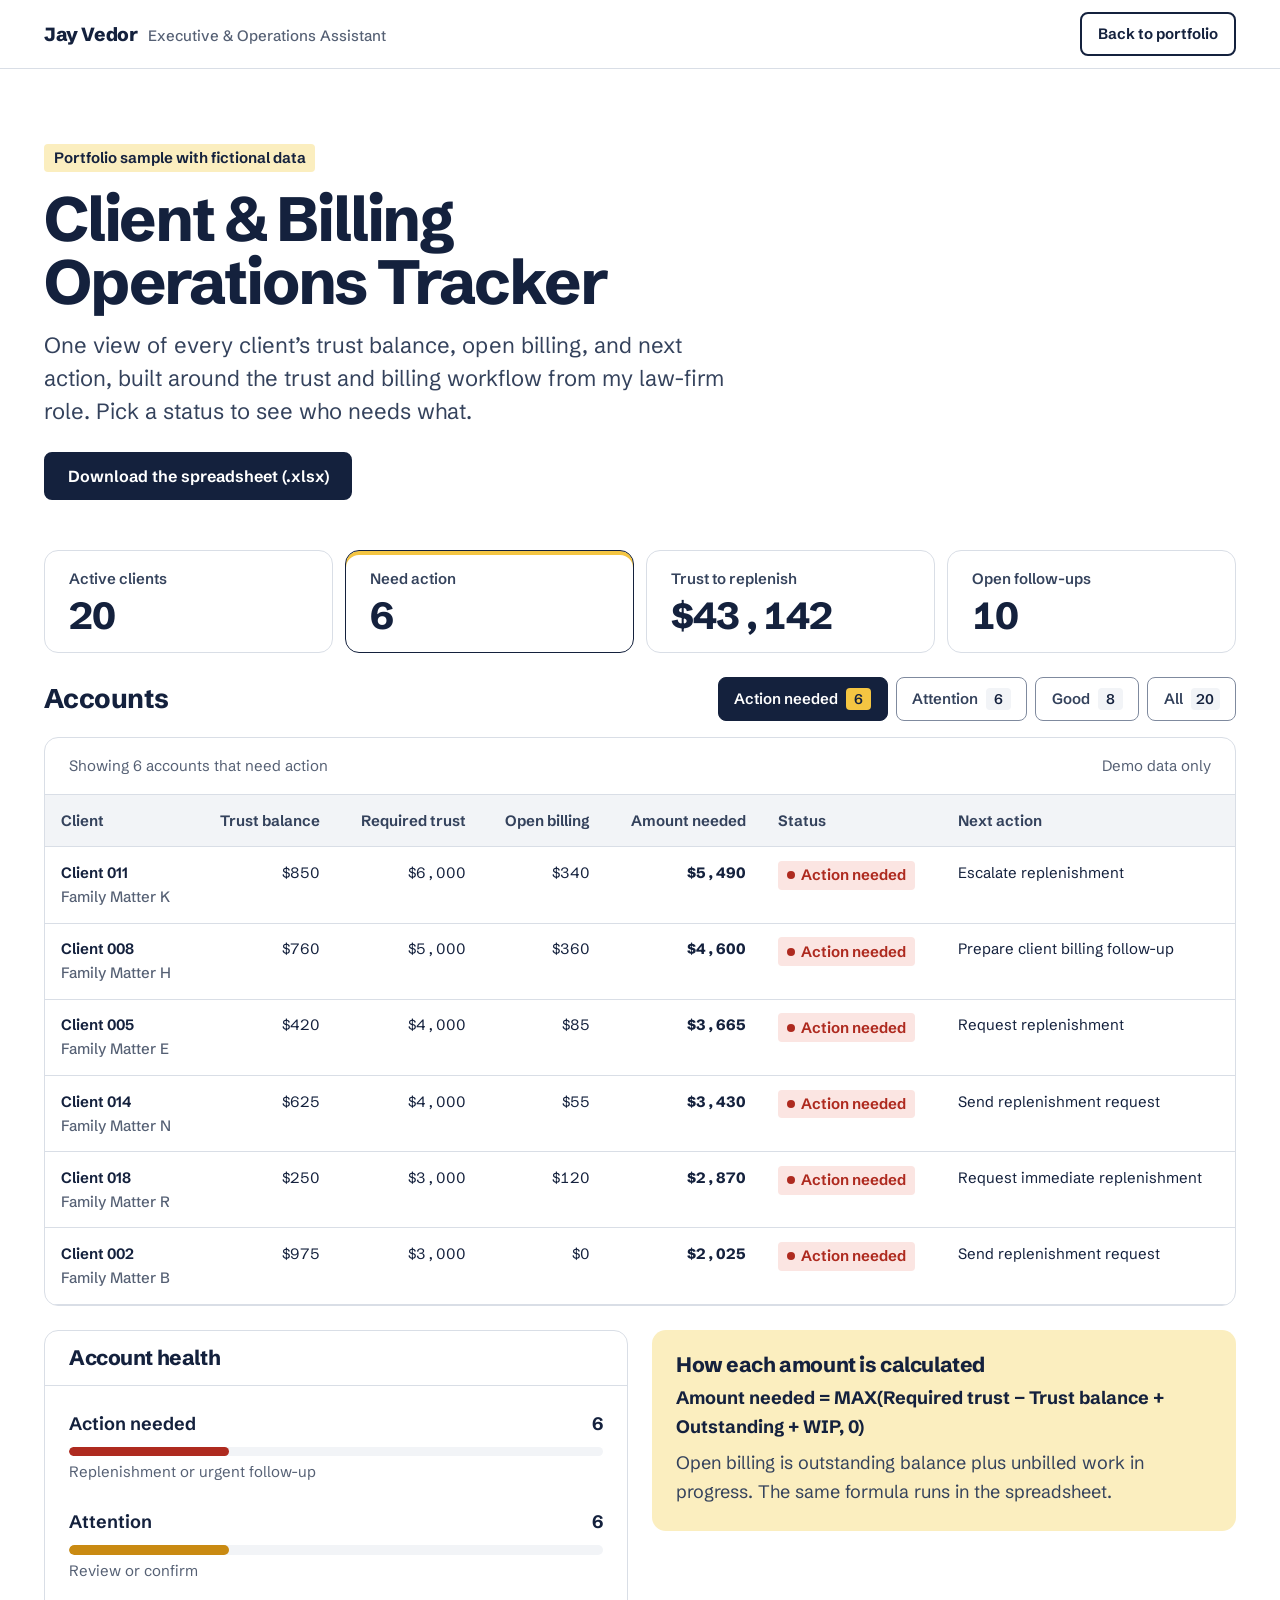
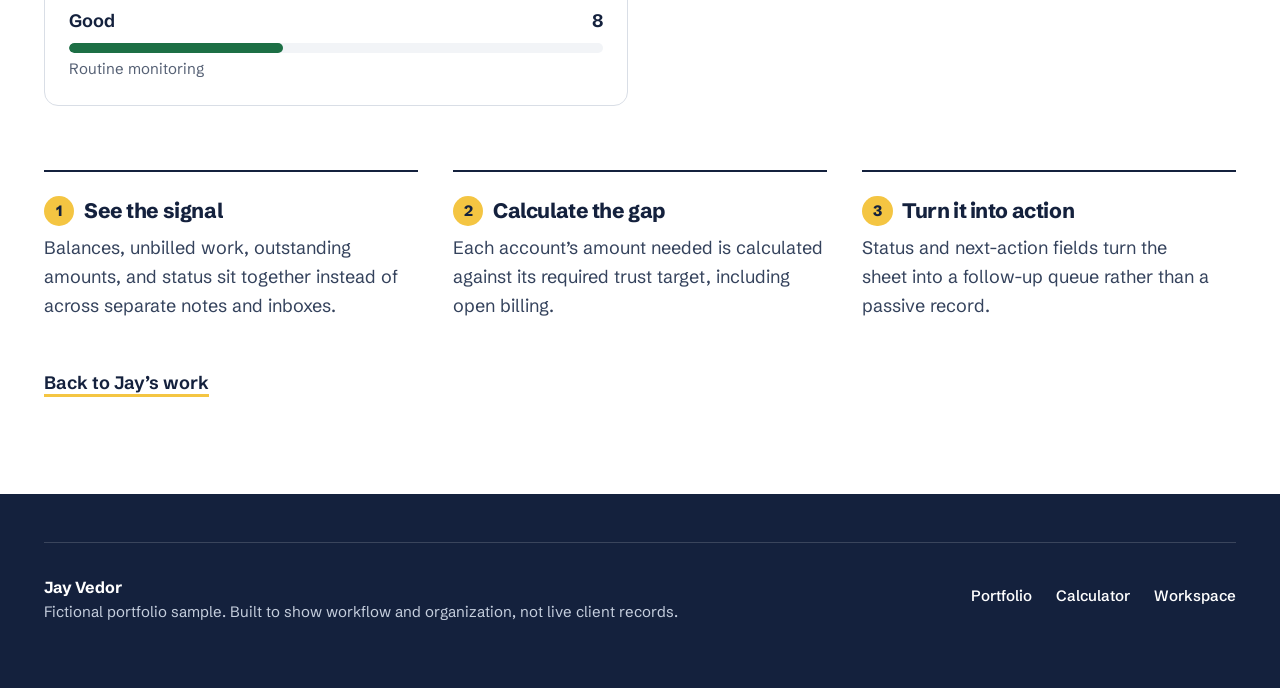
<file: client-billing-tracker.html>
<!DOCTYPE html>
<html lang="en" class="no-js">
<head>
<meta charset="utf-8">
<meta name="viewport" content="width=device-width, initial-scale=1">
<title>Client &amp; Billing Operations Tracker | Jay Vedor</title>
<meta name="description" content="A working sample by Jay Vedor: track client trust balances, open billing, and next actions for a law firm. Built from a real billing workflow using fictional data.">
<meta name="theme-color" content="#14213d">
<link rel="icon" href="assets/img/favicon.svg" type="image/svg+xml">
<link rel="apple-touch-icon" href="assets/img/apple-touch-icon.png">
<link rel="preload" href="assets/fonts/schibsted-grotesk-latin-wght.woff2" as="font" type="font/woff2" crossorigin>
<link rel="stylesheet" href="assets/css/site.css">
<link rel="stylesheet" href="assets/css/samples.css">
<script>document.documentElement.className = 'js';</script>
<script src="assets/js/site.js" defer></script>
<script src="assets/js/tracker.js" defer></script>
</head>
<body class="sample">
<a class="skip-link" href="#main">Skip to content</a>
<header class="site-header">
  <div class="container header-inner">
    <a class="brand" href="index.html">Jay Vedor<span class="brand-role">Executive &amp; Operations Assistant</span></a>
    <a class="btn btn-small btn-secondary" href="index.html#work">Back to portfolio</a>
  </div>
</header>

<main id="main">
  <div class="container">
    <section class="sample-intro" aria-labelledby="page-title">
      <p class="tag">Portfolio sample with fictional data</p>
      <h1 id="page-title">Client &amp; Billing Operations Tracker</h1>
      <p class="sample-lead">One view of every client&rsquo;s trust balance, open billing, and next action, built around the trust and billing workflow from my law-firm role. Pick a status to see who needs what.</p>
      <div class="sample-actions">
        <a class="btn btn-primary" href="Jay_Vedor_Client_Billing_Operations_Tracker.xlsx" download>Download the spreadsheet (.xlsx)</a>
      </div>
    </section>

    <section aria-labelledby="overview-title">
      <h2 id="overview-title" class="sr-only">Overview</h2>
      <dl class="kpis">
        <div class="kpi"><dt>Active clients</dt><dd data-kpi="clients">20</dd></div>
        <div class="kpi kpi--alert"><dt>Need action</dt><dd data-kpi="action">6</dd></div>
        <div class="kpi"><dt>Trust to replenish</dt><dd data-kpi="needed">$43,142</dd></div>
        <div class="kpi"><dt>Open follow-ups</dt><dd>10</dd></div>
      </dl>

      <div class="dash-grid">
        <div>
          <div class="dash-toolbar">
            <h2 id="accounts-title">Accounts</h2>
            <div class="toggle-group" role="group" aria-label="Show accounts by status">
              <button type="button" class="toggle" data-filter="Action Needed" aria-pressed="false">Action needed <span class="count">6</span></button>
              <button type="button" class="toggle" data-filter="Attention" aria-pressed="false">Attention <span class="count">6</span></button>
              <button type="button" class="toggle" data-filter="Good" aria-pressed="false">Good <span class="count">8</span></button>
              <button type="button" class="toggle" data-filter="all" aria-pressed="true">All <span class="count">20</span></button>
            </div>
          </div>
          <div class="panel">
            <div class="panel-head"><p class="panel-note" id="table-status" role="status">Showing all 20 accounts</p><p class="panel-note">Demo data only</p></div>
            <div class="table-wrap">
              <table class="accounts" data-accounts aria-labelledby="accounts-title">
                <thead><tr><th scope="col">Client</th><th scope="col" class="num">Trust balance</th><th scope="col" class="num">Required trust</th><th scope="col" class="num">Open billing</th><th scope="col" class="num">Amount needed</th><th scope="col">Status</th><th scope="col">Next action</th></tr></thead>
                <tbody>
<tr data-status="Action Needed" data-trust="850" data-required="6000" data-outstanding="0" data-wip="340">
<th scope="row"><span class="client">Client 011</span><span class="matter">Family Matter K</span></th>
<td class="num" data-label="Trust balance">$850</td>
<td class="num" data-label="Required trust">$6,000</td>
<td class="num" data-label="Open billing">$340</td>
<td class="num needed" data-label="Amount needed" data-needed>$5,490</td>
<td data-label="Status"><span class="status status--action">Action needed</span></td>
<td class="wide" data-label="Next action">Escalate replenishment</td>
</tr>
<tr data-status="Action Needed" data-trust="760" data-required="5000" data-outstanding="150" data-wip="210">
<th scope="row"><span class="client">Client 008</span><span class="matter">Family Matter H</span></th>
<td class="num" data-label="Trust balance">$760</td>
<td class="num" data-label="Required trust">$5,000</td>
<td class="num" data-label="Open billing">$360</td>
<td class="num needed" data-label="Amount needed" data-needed>$4,600</td>
<td data-label="Status"><span class="status status--action">Action needed</span></td>
<td class="wide" data-label="Next action">Prepare client billing follow-up</td>
</tr>
<tr data-status="Action Needed" data-trust="420" data-required="4000" data-outstanding="0" data-wip="85">
<th scope="row"><span class="client">Client 005</span><span class="matter">Family Matter E</span></th>
<td class="num" data-label="Trust balance">$420</td>
<td class="num" data-label="Required trust">$4,000</td>
<td class="num" data-label="Open billing">$85</td>
<td class="num needed" data-label="Amount needed" data-needed>$3,665</td>
<td data-label="Status"><span class="status status--action">Action needed</span></td>
<td class="wide" data-label="Next action">Request replenishment</td>
</tr>
<tr data-status="Action Needed" data-trust="625" data-required="4000" data-outstanding="0" data-wip="55">
<th scope="row"><span class="client">Client 014</span><span class="matter">Family Matter N</span></th>
<td class="num" data-label="Trust balance">$625</td>
<td class="num" data-label="Required trust">$4,000</td>
<td class="num" data-label="Open billing">$55</td>
<td class="num needed" data-label="Amount needed" data-needed>$3,430</td>
<td data-label="Status"><span class="status status--action">Action needed</span></td>
<td class="wide" data-label="Next action">Send replenishment request</td>
</tr>
<tr data-status="Action Needed" data-trust="250" data-required="3000" data-outstanding="0" data-wip="120">
<th scope="row"><span class="client">Client 018</span><span class="matter">Family Matter R</span></th>
<td class="num" data-label="Trust balance">$250</td>
<td class="num" data-label="Required trust">$3,000</td>
<td class="num" data-label="Open billing">$120</td>
<td class="num needed" data-label="Amount needed" data-needed>$2,870</td>
<td data-label="Status"><span class="status status--action">Action needed</span></td>
<td class="wide" data-label="Next action">Request immediate replenishment</td>
</tr>
<tr data-status="Action Needed" data-trust="975" data-required="3000" data-outstanding="0" data-wip="0">
<th scope="row"><span class="client">Client 002</span><span class="matter">Family Matter B</span></th>
<td class="num" data-label="Trust balance">$975</td>
<td class="num" data-label="Required trust">$3,000</td>
<td class="num" data-label="Open billing">$0</td>
<td class="num needed" data-label="Amount needed" data-needed>$2,025</td>
<td data-label="Status"><span class="status status--action">Action needed</span></td>
<td class="wide" data-label="Next action">Send replenishment request</td>
</tr>
<tr data-status="Attention" data-trust="1325" data-required="5000" data-outstanding="0" data-wip="0">
<th scope="row"><span class="client">Client 020</span><span class="matter">Family Matter T</span></th>
<td class="num" data-label="Trust balance">$1,325</td>
<td class="num" data-label="Required trust">$5,000</td>
<td class="num" data-label="Open billing">$0</td>
<td class="num needed" data-label="Amount needed" data-needed>$3,675</td>
<td data-label="Status"><span class="status status--attention">Attention</span></td>
<td class="wide" data-label="Next action">Review before upcoming hearing</td>
</tr>
<tr data-status="Attention" data-trust="1650" data-required="4000" data-outstanding="0" data-wip="0">
<th scope="row"><span class="client">Client 016</span><span class="matter">Family Matter P</span></th>
<td class="num" data-label="Trust balance">$1,650</td>
<td class="num" data-label="Required trust">$4,000</td>
<td class="num" data-label="Open billing">$0</td>
<td class="num needed" data-label="Amount needed" data-needed>$2,350</td>
<td data-label="Status"><span class="status status--attention">Attention</span></td>
<td class="wide" data-label="Next action">Confirm required trust amount</td>
</tr>
<tr data-status="Attention" data-trust="1890" data-required="4000" data-outstanding="72" data-wip="0">
<th scope="row"><span class="client">Client 003</span><span class="matter">Family Matter C</span></th>
<td class="num" data-label="Trust balance">$1,890</td>
<td class="num" data-label="Required trust">$4,000</td>
<td class="num" data-label="Open billing">$72</td>
<td class="num needed" data-label="Amount needed" data-needed>$2,182</td>
<td data-label="Status"><span class="status status--attention">Attention</span></td>
<td class="wide" data-label="Next action">Review account before next event</td>
</tr>
<tr data-status="Attention" data-trust="2150" data-required="4000" data-outstanding="0" data-wip="0">
<th scope="row"><span class="client">Client 006</span><span class="matter">Family Matter F</span></th>
<td class="num" data-label="Trust balance">$2,150</td>
<td class="num" data-label="Required trust">$4,000</td>
<td class="num" data-label="Open billing">$0</td>
<td class="num needed" data-label="Amount needed" data-needed>$1,850</td>
<td data-label="Status"><span class="status status--attention">Attention</span></td>
<td class="wide" data-label="Next action">Confirm next milestone</td>
</tr>
<tr data-status="Attention" data-trust="1180" data-required="3000" data-outstanding="0" data-wip="0">
<th scope="row"><span class="client">Client 013</span><span class="matter">Family Matter M</span></th>
<td class="num" data-label="Trust balance">$1,180</td>
<td class="num" data-label="Required trust">$3,000</td>
<td class="num" data-label="Open billing">$0</td>
<td class="num needed" data-label="Amount needed" data-needed>$1,820</td>
<td data-label="Status"><span class="status status--attention">Attention</span></td>
<td class="wide" data-label="Next action">Follow up after consultation</td>
</tr>
<tr data-status="Attention" data-trust="1425" data-required="3000" data-outstanding="0" data-wip="0">
<th scope="row"><span class="client">Client 009</span><span class="matter">Family Matter I</span></th>
<td class="num" data-label="Trust balance">$1,425</td>
<td class="num" data-label="Required trust">$3,000</td>
<td class="num" data-label="Open billing">$0</td>
<td class="num needed" data-label="Amount needed" data-needed>$1,575</td>
<td data-label="Status"><span class="status status--attention">Attention</span></td>
<td class="wide" data-label="Next action">Review trust target</td>
</tr>
<tr data-status="Good" data-trust="2750" data-required="5000" data-outstanding="0" data-wip="0">
<th scope="row"><span class="client">Client 015</span><span class="matter">Family Matter O</span></th>
<td class="num" data-label="Trust balance">$2,750</td>
<td class="num" data-label="Required trust">$5,000</td>
<td class="num" data-label="Open billing">$0</td>
<td class="num needed" data-label="Amount needed" data-needed>$2,250</td>
<td data-label="Status"><span class="status status--good">Good</span></td>
<td class="wide" data-label="Next action">Monitor trust balance</td>
</tr>
<tr data-status="Good" data-trust="2000" data-required="4000" data-outstanding="0" data-wip="0">
<th scope="row"><span class="client">Client 010</span><span class="matter">Family Matter J</span></th>
<td class="num" data-label="Trust balance">$2,000</td>
<td class="num" data-label="Required trust">$4,000</td>
<td class="num" data-label="Open billing">$0</td>
<td class="num needed" data-label="Amount needed" data-needed>$2,000</td>
<td data-label="Status"><span class="status status--good">Good</span></td>
<td class="wide" data-label="Next action">Monitor trust balance</td>
</tr>
<tr data-status="Good" data-trust="2400" data-required="4000" data-outstanding="0" data-wip="0">
<th scope="row"><span class="client">Client 019</span><span class="matter">Family Matter S</span></th>
<td class="num" data-label="Trust balance">$2,400</td>
<td class="num" data-label="Required trust">$4,000</td>
<td class="num" data-label="Open billing">$0</td>
<td class="num needed" data-label="Amount needed" data-needed>$1,600</td>
<td data-label="Status"><span class="status status--good">Good</span></td>
<td class="wide" data-label="Next action">Monitor trust balance</td>
</tr>
<tr data-status="Good" data-trust="3150" data-required="4000" data-outstanding="0" data-wip="125">
<th scope="row"><span class="client">Client 001</span><span class="matter">Family Matter A</span></th>
<td class="num" data-label="Trust balance">$3,150</td>
<td class="num" data-label="Required trust">$4,000</td>
<td class="num" data-label="Open billing">$125</td>
<td class="num needed" data-label="Amount needed" data-needed>$975</td>
<td data-label="Status"><span class="status status--good">Good</span></td>
<td class="wide" data-label="Next action">Monitor trust balance</td>
</tr>
<tr data-status="Good" data-trust="3500" data-required="4000" data-outstanding="0" data-wip="0">
<th scope="row"><span class="client">Client 012</span><span class="matter">Family Matter L</span></th>
<td class="num" data-label="Trust balance">$3,500</td>
<td class="num" data-label="Required trust">$4,000</td>
<td class="num" data-label="Open billing">$0</td>
<td class="num needed" data-label="Amount needed" data-needed>$500</td>
<td data-label="Status"><span class="status status--good">Good</span></td>
<td class="wide" data-label="Next action">Monitor trust balance</td>
</tr>
<tr data-status="Good" data-trust="2740" data-required="3000" data-outstanding="0" data-wip="0">
<th scope="row"><span class="client">Client 004</span><span class="matter">Family Matter D</span></th>
<td class="num" data-label="Trust balance">$2,740</td>
<td class="num" data-label="Required trust">$3,000</td>
<td class="num" data-label="Open billing">$0</td>
<td class="num needed" data-label="Amount needed" data-needed>$260</td>
<td data-label="Status"><span class="status status--good">Good</span></td>
<td class="wide" data-label="Next action">Monitor trust balance</td>
</tr>
<tr data-status="Good" data-trust="3985" data-required="4000" data-outstanding="0" data-wip="0">
<th scope="row"><span class="client">Client 007</span><span class="matter">Family Matter G</span></th>
<td class="num" data-label="Trust balance">$3,985</td>
<td class="num" data-label="Required trust">$4,000</td>
<td class="num" data-label="Open billing">$0</td>
<td class="num needed" data-label="Amount needed" data-needed>$15</td>
<td data-label="Status"><span class="status status--good">Good</span></td>
<td class="wide" data-label="Next action">No action required</td>
</tr>
<tr data-status="Good" data-trust="3990" data-required="4000" data-outstanding="0" data-wip="0">
<th scope="row"><span class="client">Client 017</span><span class="matter">Family Matter Q</span></th>
<td class="num" data-label="Trust balance">$3,990</td>
<td class="num" data-label="Required trust">$4,000</td>
<td class="num" data-label="Open billing">$0</td>
<td class="num needed" data-label="Amount needed" data-needed>$10</td>
<td data-label="Status"><span class="status status--good">Good</span></td>
<td class="wide" data-label="Next action">No action required</td>
</tr>
                </tbody>
              </table>
            </div>
          </div>
        </div>

        <aside class="dash-aside">
          <div class="panel">
            <div class="panel-head"><h2>Account health</h2></div>
            <ul class="health">
              <li><div class="health-row"><span>Action needed</span><strong>6</strong></div><span class="bar"><span class="bar-fill bar-fill--action" style="--w:30%"></span></span><p>Replenishment or urgent follow-up</p></li>
              <li><div class="health-row"><span>Attention</span><strong>6</strong></div><span class="bar"><span class="bar-fill bar-fill--attention" style="--w:30%"></span></span><p>Review or confirm</p></li>
              <li><div class="health-row"><span>Good</span><strong>8</strong></div><span class="bar"><span class="bar-fill bar-fill--good" style="--w:40%"></span></span><p>Routine monitoring</p></li>
            </ul>
          </div>
          <div class="formula-box">
            <h3>How each amount is calculated</h3>
            <p><code>Amount needed = MAX(Required trust &minus; Trust balance + Outstanding + WIP, 0)</code></p>
            <p>Open billing is outstanding balance plus unbilled work in progress. The same formula runs in the spreadsheet.</p>
          </div>
        </aside>
      </div>
    </section>

    <ol class="sample-explain">
      <li><h2>See the signal</h2><p>Balances, unbilled work, outstanding amounts, and status sit together instead of across separate notes and inboxes.</p></li>
      <li><h2>Calculate the gap</h2><p>Each account&rsquo;s amount needed is calculated against its required trust target, including open billing.</p></li>
      <li><h2>Turn it into action</h2><p>Status and next-action fields turn the sheet into a follow-up queue rather than a passive record.</p></li>
    </ol>

    <p class="sample-back"><a class="text-link" href="index.html#work">Back to Jay&rsquo;s work</a></p>
  </div>
</main>

<footer class="site-footer">
  <div class="container footer-inner">
    <p><span class="footer-name">Jay Vedor</span><br>Fictional portfolio sample. Built to show workflow and organization, not live client records.</p>
    <ul class="footer-links"><li><a href="index.html">Portfolio</a></li><li><a href="trust-replenishment-calculator.html">Calculator</a></li><li><a href="executive-operations.html">Workspace</a></li></ul>
  </div>
</footer>
</body>
</html>
</file>
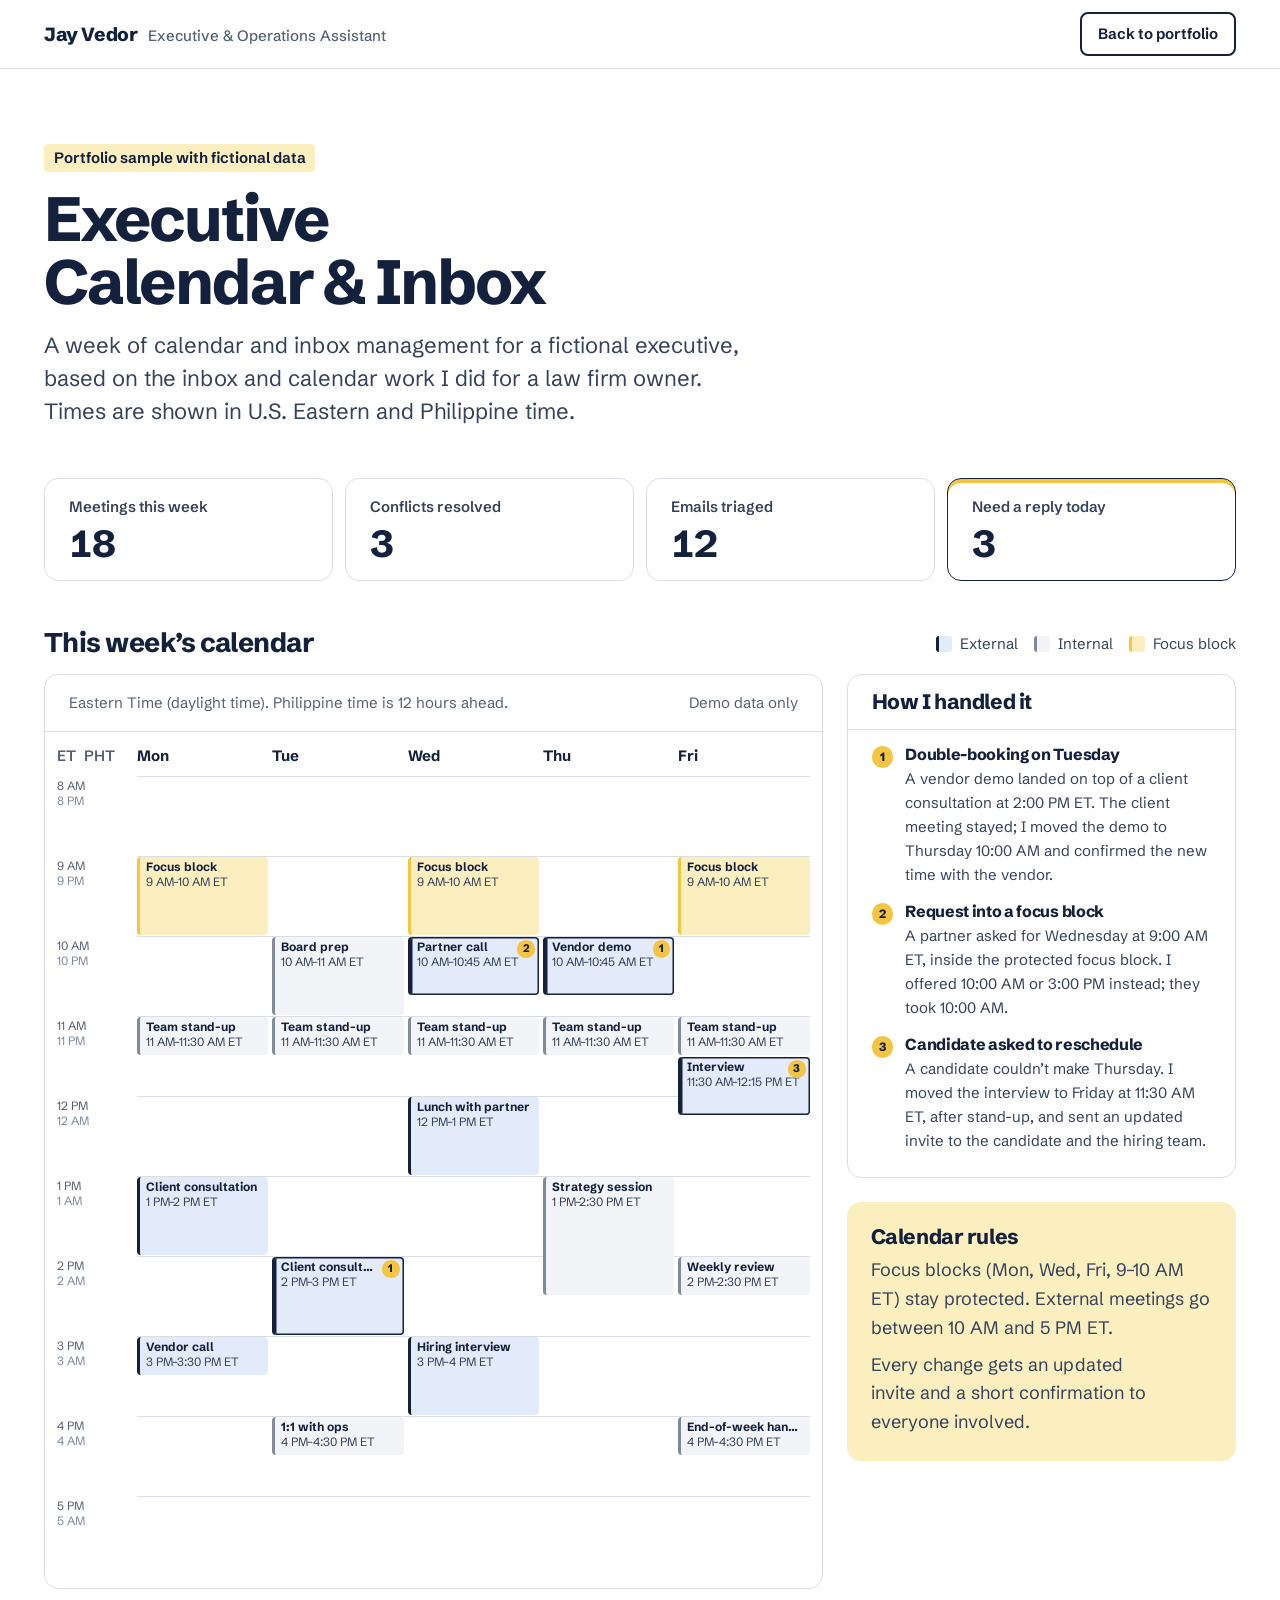
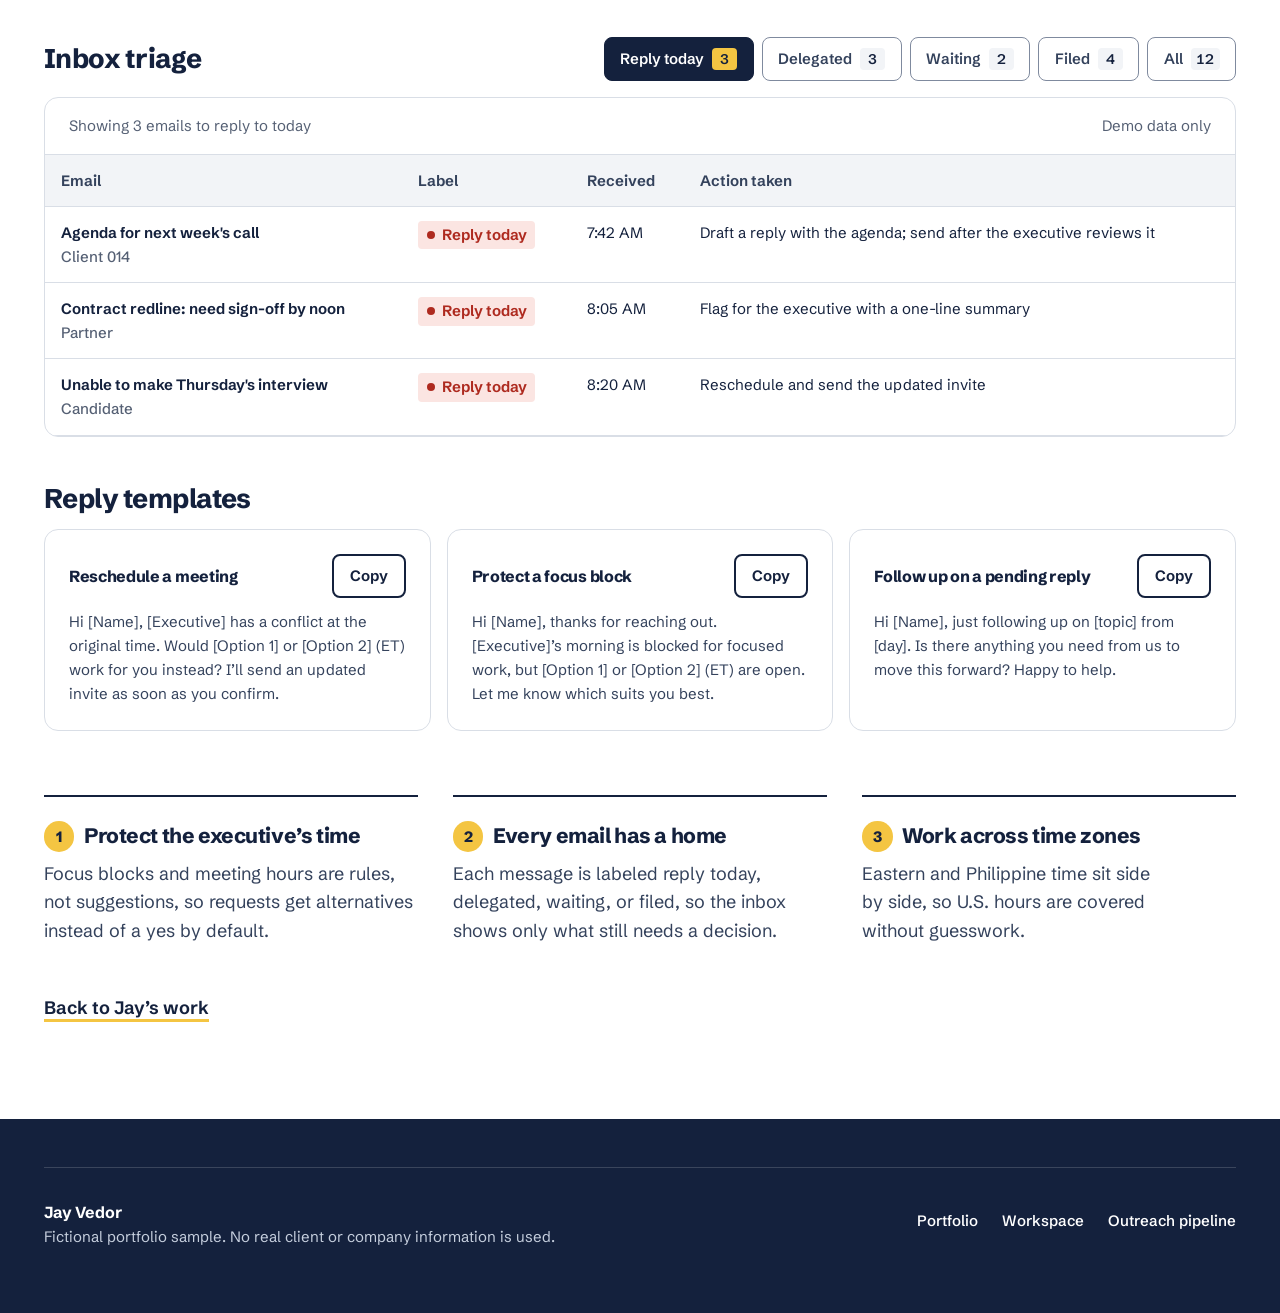
<file: executive-calendar.html>
<!DOCTYPE html>
<html lang="en" class="no-js">
<head>
<meta charset="utf-8">
<meta name="viewport" content="width=device-width, initial-scale=1">
<title>Executive Calendar &amp; Inbox | Jay Vedor</title>
<meta name="description" content="A working sample by Jay Vedor: a week of calendar and inbox management for a fictional executive, with conflicts resolved, ET and Philippine time side by side, and an inbox triage system. Fictional data.">
<meta name="theme-color" content="#14213d">
<link rel="icon" href="assets/img/favicon.svg" type="image/svg+xml">
<link rel="apple-touch-icon" href="assets/img/apple-touch-icon.png">
<link rel="preload" href="assets/fonts/schibsted-grotesk-latin-wght.woff2" as="font" type="font/woff2" crossorigin>
<link rel="stylesheet" href="assets/css/site.css">
<link rel="stylesheet" href="assets/css/samples.css">
<script>document.documentElement.className = 'js';</script>
<script src="assets/js/site.js" defer></script>
<script src="assets/js/board.js" defer></script>
</head>
<body class="sample">
<a class="skip-link" href="#main">Skip to content</a>
<header class="site-header">
  <div class="container header-inner">
    <a class="brand" href="index.html">Jay Vedor<span class="brand-role">Executive &amp; Operations Assistant</span></a>
    <a class="btn btn-small btn-secondary" href="index.html#work">Back to portfolio</a>
  </div>
</header>

<main id="main">
  <div class="container">
    <section class="sample-intro" aria-labelledby="page-title">
      <p class="tag">Portfolio sample with fictional data</p>
      <h1 id="page-title">Executive Calendar &amp; Inbox</h1>
      <p class="sample-lead">A week of calendar and inbox management for a fictional executive, based on the inbox and calendar work I did for a law firm owner. Times are shown in U.S. Eastern and Philippine time.</p>
    </section>

    <section aria-labelledby="overview-title">
      <h2 id="overview-title" class="sr-only">Overview</h2>
      <dl class="kpis">
        <div class="kpi"><dt>Meetings this week</dt><dd>18</dd></div>
        <div class="kpi"><dt>Conflicts resolved</dt><dd>3</dd></div>
        <div class="kpi"><dt>Emails triaged</dt><dd>12</dd></div>
        <div class="kpi kpi--alert"><dt>Need a reply today</dt><dd>3</dd></div>
      </dl>
    </section>

    <section class="cal-section" aria-labelledby="cal-title">
      <div class="dash-toolbar">
        <h2 id="cal-title">This week&rsquo;s calendar</h2>
        <ul class="cal-legend" aria-label="Legend">
          <li><span class="sw sw--external"></span>External</li>
          <li><span class="sw sw--internal"></span>Internal</li>
          <li><span class="sw sw--focus"></span>Focus block</li>
        </ul>
      </div>
      <p id="cal-desc" class="sr-only">Week calendar in Eastern Time. Mon: Focus block 9 AM to 10 AM; Team stand-up 11 AM to 11:30 AM; Client consultation 1 PM to 2 PM; Vendor call 3 PM to 3:30 PM. Tue: Board prep 10 AM to 11 AM; Team stand-up 11 AM to 11:30 AM; Client consultation 2 PM to 3 PM; 1:1 with ops 4 PM to 4:30 PM. Wed: Focus block 9 AM to 10 AM; Partner call 10 AM to 10:45 AM; Team stand-up 11 AM to 11:30 AM; Lunch with partner 12 PM to 1 PM; Hiring interview 3 PM to 4 PM. Thu: Vendor demo 10 AM to 10:45 AM; Team stand-up 11 AM to 11:30 AM; Strategy session 1 PM to 2:30 PM. Fri: Focus block 9 AM to 10 AM; Team stand-up 11 AM to 11:30 AM; Interview 11:30 AM to 12:15 PM; Weekly review 2 PM to 2:30 PM; End-of-week handoff 4 PM to 4:30 PM.</p>
      <div class="cal-grid">
        <div class="panel">
          <div class="panel-head"><p class="panel-note">Eastern Time (daylight time). Philippine time is 12 hours ahead.</p><p class="panel-note">Demo data only</p><p class="panel-note cal-hint">Swipe sideways to see the full week.</p></div>
          <div class="table-wrap cal-wrap">
            <div class="cal" style="--rows:40" role="img" aria-labelledby="cal-title" aria-describedby="cal-desc">
<div class="cal-corner"><span>ET</span><span>PHT</span></div>
<div class="cal-day" style="grid-column:2">Mon</div>
<div class="cal-day" style="grid-column:3">Tue</div>
<div class="cal-day" style="grid-column:4">Wed</div>
<div class="cal-day" style="grid-column:5">Thu</div>
<div class="cal-day" style="grid-column:6">Fri</div>
<div class="cal-time" style="grid-row:2 / span 4"><span>8 AM</span><span>8 PM</span></div>
<div class="cal-line" style="grid-row:2"></div>
<div class="cal-time" style="grid-row:6 / span 4"><span>9 AM</span><span>9 PM</span></div>
<div class="cal-line" style="grid-row:6"></div>
<div class="cal-time" style="grid-row:10 / span 4"><span>10 AM</span><span>10 PM</span></div>
<div class="cal-line" style="grid-row:10"></div>
<div class="cal-time" style="grid-row:14 / span 4"><span>11 AM</span><span>11 PM</span></div>
<div class="cal-line" style="grid-row:14"></div>
<div class="cal-time" style="grid-row:18 / span 4"><span>12 PM</span><span>12 AM</span></div>
<div class="cal-line" style="grid-row:18"></div>
<div class="cal-time" style="grid-row:22 / span 4"><span>1 PM</span><span>1 AM</span></div>
<div class="cal-line" style="grid-row:22"></div>
<div class="cal-time" style="grid-row:26 / span 4"><span>2 PM</span><span>2 AM</span></div>
<div class="cal-line" style="grid-row:26"></div>
<div class="cal-time" style="grid-row:30 / span 4"><span>3 PM</span><span>3 AM</span></div>
<div class="cal-line" style="grid-row:30"></div>
<div class="cal-time" style="grid-row:34 / span 4"><span>4 PM</span><span>4 AM</span></div>
<div class="cal-line" style="grid-row:34"></div>
<div class="cal-time" style="grid-row:38 / span 4"><span>5 PM</span><span>5 AM</span></div>
<div class="cal-line" style="grid-row:38"></div>
<div class="cal-ev cal-ev--focus" style="grid-column:2;grid-row:6 / 10"><strong>Focus block</strong><span>9 AM&ndash;10 AM ET</span></div>
<div class="cal-ev cal-ev--focus" style="grid-column:4;grid-row:6 / 10"><strong>Focus block</strong><span>9 AM&ndash;10 AM ET</span></div>
<div class="cal-ev cal-ev--focus" style="grid-column:6;grid-row:6 / 10"><strong>Focus block</strong><span>9 AM&ndash;10 AM ET</span></div>
<div class="cal-ev cal-ev--internal" style="grid-column:2;grid-row:14 / 16"><strong>Team stand-up</strong><span>11 AM&ndash;11:30 AM ET</span></div>
<div class="cal-ev cal-ev--internal" style="grid-column:3;grid-row:14 / 16"><strong>Team stand-up</strong><span>11 AM&ndash;11:30 AM ET</span></div>
<div class="cal-ev cal-ev--internal" style="grid-column:4;grid-row:14 / 16"><strong>Team stand-up</strong><span>11 AM&ndash;11:30 AM ET</span></div>
<div class="cal-ev cal-ev--internal" style="grid-column:5;grid-row:14 / 16"><strong>Team stand-up</strong><span>11 AM&ndash;11:30 AM ET</span></div>
<div class="cal-ev cal-ev--internal" style="grid-column:6;grid-row:14 / 16"><strong>Team stand-up</strong><span>11 AM&ndash;11:30 AM ET</span></div>
<div class="cal-ev cal-ev--external" style="grid-column:2;grid-row:22 / 26"><strong>Client consultation</strong><span>1 PM&ndash;2 PM ET</span></div>
<div class="cal-ev cal-ev--external" style="grid-column:2;grid-row:30 / 32"><strong>Vendor call</strong><span>3 PM&ndash;3:30 PM ET</span></div>
<div class="cal-ev cal-ev--internal" style="grid-column:3;grid-row:10 / 14"><strong>Board prep</strong><span>10 AM&ndash;11 AM ET</span></div>
<div class="cal-ev cal-ev--external cal-ev--fixed" style="grid-column:3;grid-row:26 / 30"><span class="cal-mark" aria-hidden="true">1</span><strong>Client consultation</strong><span>2 PM&ndash;3 PM ET</span></div>
<div class="cal-ev cal-ev--internal" style="grid-column:3;grid-row:34 / 36"><strong>1:1 with ops</strong><span>4 PM&ndash;4:30 PM ET</span></div>
<div class="cal-ev cal-ev--external cal-ev--fixed" style="grid-column:4;grid-row:10 / 13"><span class="cal-mark" aria-hidden="true">2</span><strong>Partner call</strong><span>10 AM&ndash;10:45 AM ET</span></div>
<div class="cal-ev cal-ev--external" style="grid-column:4;grid-row:18 / 22"><strong>Lunch with partner</strong><span>12 PM&ndash;1 PM ET</span></div>
<div class="cal-ev cal-ev--external" style="grid-column:4;grid-row:30 / 34"><strong>Hiring interview</strong><span>3 PM&ndash;4 PM ET</span></div>
<div class="cal-ev cal-ev--external cal-ev--fixed" style="grid-column:5;grid-row:10 / 13"><span class="cal-mark" aria-hidden="true">1</span><strong>Vendor demo</strong><span>10 AM&ndash;10:45 AM ET</span></div>
<div class="cal-ev cal-ev--internal" style="grid-column:5;grid-row:22 / 28"><strong>Strategy session</strong><span>1 PM&ndash;2:30 PM ET</span></div>
<div class="cal-ev cal-ev--external cal-ev--fixed" style="grid-column:6;grid-row:16 / 19"><span class="cal-mark" aria-hidden="true">3</span><strong>Interview</strong><span>11:30 AM&ndash;12:15 PM ET</span></div>
<div class="cal-ev cal-ev--internal" style="grid-column:6;grid-row:26 / 28"><strong>Weekly review</strong><span>2 PM&ndash;2:30 PM ET</span></div>
<div class="cal-ev cal-ev--internal" style="grid-column:6;grid-row:34 / 36"><strong>End-of-week handoff</strong><span>4 PM&ndash;4:30 PM ET</span></div>
</div>
          </div>
        </div>
        <aside class="dash-aside cal-aside">
          <div class="panel">
            <div class="panel-head"><h2>How I handled it</h2></div>
            <ol class="cal-fixes">
<li><span class="cal-mark" aria-hidden="true">1</span><div><h3>Double-booking on Tuesday</h3><p>A vendor demo landed on top of a client consultation at 2:00 PM ET. The client meeting stayed; I moved the demo to Thursday 10:00 AM and confirmed the new time with the vendor.</p></div></li>
<li><span class="cal-mark" aria-hidden="true">2</span><div><h3>Request into a focus block</h3><p>A partner asked for Wednesday at 9:00 AM ET, inside the protected focus block. I offered 10:00 AM or 3:00 PM instead; they took 10:00 AM.</p></div></li>
<li><span class="cal-mark" aria-hidden="true">3</span><div><h3>Candidate asked to reschedule</h3><p>A candidate couldn&rsquo;t make Thursday. I moved the interview to Friday at 11:30 AM ET, after stand-up, and sent an updated invite to the candidate and the hiring team.</p></div></li>
            </ol>
          </div>
          <div class="formula-box">
            <h3>Calendar rules</h3>
            <p>Focus blocks (Mon, Wed, Fri, 9&ndash;10 AM ET) stay protected. External meetings go between 10 AM and 5 PM ET.</p>
            <p>Every change gets an updated invite and a short confirmation to everyone involved.</p>
          </div>
        </aside>
      </div>
    </section>

    <section class="inbox-section" aria-labelledby="inbox-title">
      <div class="dash-toolbar">
        <h2 id="inbox-title">Inbox triage</h2>
        <div class="toggle-group" role="group" aria-label="Show emails by label"><button type="button" class="toggle" data-filter="urgent" data-label="to reply to today" aria-pressed="false">Reply today <span class="count">3</span></button><button type="button" class="toggle" data-filter="delegate" data-label="delegated" aria-pressed="false">Delegated <span class="count">3</span></button><button type="button" class="toggle" data-filter="waiting" data-label="waiting on a reply" aria-pressed="false">Waiting <span class="count">2</span></button><button type="button" class="toggle" data-filter="filed" data-label="filed" aria-pressed="false">Filed <span class="count">4</span></button><button type="button" class="toggle" data-filter="all" aria-pressed="true">All <span class="count">12</span></button></div>
      </div>
      <div class="panel">
        <div class="panel-head"><p class="panel-note" id="table-status" role="status">Showing all 12 emails</p><p class="panel-note">Demo data only</p></div>
        <div class="table-wrap">
          <table class="accounts" data-board data-noun="emails" data-default="urgent" aria-labelledby="inbox-title">
            <thead><tr><th scope="col">Email</th><th scope="col">Label</th><th scope="col">Received</th><th scope="col">Action taken</th></tr></thead>
            <tbody>
<tr data-group="urgent">
<th scope="row"><span class="client">Agenda for next week&#x27;s call</span><span class="matter">Client 014</span></th>
<td data-label="Label"><span class="status status--action">Reply today</span></td>
<td class="nowrap-cell" data-label="Received">7:42 AM</td>
<td class="wide" data-label="Action taken">Draft a reply with the agenda; send after the executive reviews it</td>
</tr>
<tr data-group="urgent">
<th scope="row"><span class="client">Contract redline: need sign-off by noon</span><span class="matter">Partner</span></th>
<td data-label="Label"><span class="status status--action">Reply today</span></td>
<td class="nowrap-cell" data-label="Received">8:05 AM</td>
<td class="wide" data-label="Action taken">Flag for the executive with a one-line summary</td>
</tr>
<tr data-group="urgent">
<th scope="row"><span class="client">Unable to make Thursday&#x27;s interview</span><span class="matter">Candidate</span></th>
<td data-label="Label"><span class="status status--action">Reply today</span></td>
<td class="nowrap-cell" data-label="Received">8:20 AM</td>
<td class="wide" data-label="Action taken">Reschedule and send the updated invite</td>
</tr>
<tr data-group="delegate">
<th scope="row"><span class="client">Question about last month&#x27;s invoice</span><span class="matter">Client 021</span></th>
<td data-label="Label"><span class="status status--attention">Delegated</span></td>
<td class="nowrap-cell" data-label="Received">Yesterday</td>
<td class="wide" data-label="Action taken">Forwarded to billing with account notes</td>
</tr>
<tr data-group="delegate">
<th scope="row"><span class="client">Laptop request for new hire</span><span class="matter">Team: Operations</span></th>
<td data-label="Label"><span class="status status--attention">Delegated</span></td>
<td class="nowrap-cell" data-label="Received">Yesterday</td>
<td class="wide" data-label="Action taken">Assigned to IT with the start date</td>
</tr>
<tr data-group="delegate">
<th scope="row"><span class="client">Approve social post copy</span><span class="matter">Team: Marketing</span></th>
<td data-label="Label"><span class="status status--attention">Delegated</span></td>
<td class="nowrap-cell" data-label="Received">Yesterday</td>
<td class="wide" data-label="Action taken">Sent to the marketing lead for review</td>
</tr>
<tr data-group="waiting">
<th scope="row"><span class="client">Following up on the proposal</span><span class="matter">Prospect</span></th>
<td data-label="Label"><span class="status status--attention">Waiting on reply</span></td>
<td class="nowrap-cell" data-label="Received">Mon</td>
<td class="wide" data-label="Action taken">Proposal sent; nudge Thursday if no reply</td>
</tr>
<tr data-group="waiting">
<th scope="row"><span class="client">Q3 documents checklist</span><span class="matter">Accountant</span></th>
<td data-label="Label"><span class="status status--attention">Waiting on reply</span></td>
<td class="nowrap-cell" data-label="Received">Mon</td>
<td class="wide" data-label="Action taken">Two documents requested from the team</td>
</tr>
<tr data-group="filed">
<th scope="row"><span class="client">Weekly pipeline numbers</span><span class="matter">Team: Sales</span></th>
<td data-label="Label"><span class="status status--good">Filed</span></td>
<td class="nowrap-cell" data-label="Received">Mon</td>
<td class="wide" data-label="Action taken">Filed to Reports; summarized in Friday brief</td>
</tr>
<tr data-group="filed">
<th scope="row"><span class="client">Industry update</span><span class="matter">Newsletter</span></th>
<td data-label="Label"><span class="status status--good">Filed</span></td>
<td class="nowrap-cell" data-label="Received">Mon</td>
<td class="wide" data-label="Action taken">Filed to Reading</td>
</tr>
<tr data-group="filed">
<th scope="row"><span class="client">Payroll processed</span><span class="matter">Payroll provider</span></th>
<td data-label="Label"><span class="status status--good">Filed</span></td>
<td class="nowrap-cell" data-label="Received">Fri</td>
<td class="wide" data-label="Action taken">Filed to Finance; no action needed</td>
</tr>
<tr data-group="filed">
<th scope="row"><span class="client">Webinar recording available</span><span class="matter">Event host</span></th>
<td data-label="Label"><span class="status status--good">Filed</span></td>
<td class="nowrap-cell" data-label="Received">Fri</td>
<td class="wide" data-label="Action taken">Filed; link added to the shared drive notes</td>
</tr>
            </tbody>
          </table>
        </div>
      </div>
    </section>

    <section class="tpl-section" aria-labelledby="tpl-title">
      <h2 id="tpl-title">Reply templates</h2>
      <ul class="tpl-list">
<li class="tpl"><div class="tpl-head"><h3>Reschedule a meeting</h3><button type="button" class="btn btn-small btn-secondary" data-copy="tpl-0">Copy</button></div><p id="tpl-0">Hi [Name], [Executive] has a conflict at the original time. Would [Option 1] or [Option 2] (ET) work for you instead? I&rsquo;ll send an updated invite as soon as you confirm.</p></li>
<li class="tpl"><div class="tpl-head"><h3>Protect a focus block</h3><button type="button" class="btn btn-small btn-secondary" data-copy="tpl-1">Copy</button></div><p id="tpl-1">Hi [Name], thanks for reaching out. [Executive]&rsquo;s morning is blocked for focused work, but [Option 1] or [Option 2] (ET) are open. Let me know which suits you best.</p></li>
<li class="tpl"><div class="tpl-head"><h3>Follow up on a pending reply</h3><button type="button" class="btn btn-small btn-secondary" data-copy="tpl-2">Copy</button></div><p id="tpl-2">Hi [Name], just following up on [topic] from [day]. Is there anything you need from us to move this forward? Happy to help.</p></li>
      </ul>
    </section>

    <ol class="sample-explain"><li><h2>Protect the executive&rsquo;s time</h2><p>Focus blocks and meeting hours are rules, not suggestions, so requests get alternatives instead of a yes by default.</p></li><li><h2>Every email has a home</h2><p>Each message is labeled reply today, delegated, waiting, or filed, so the inbox shows only what still needs a decision.</p></li><li><h2>Work across time zones</h2><p>Eastern and Philippine time sit side by side, so U.S. hours are covered without guesswork.</p></li></ol>

    <p class="sample-back"><a class="text-link" href="index.html#work">Back to Jay&rsquo;s work</a></p>
  </div>
</main>

<footer class="site-footer">
  <div class="container footer-inner">
    <p><span class="footer-name">Jay Vedor</span><br>Fictional portfolio sample. No real client or company information is used.</p>
    <ul class="footer-links"><li><a href="index.html">Portfolio</a></li><li><a href="executive-operations.html">Workspace</a></li><li><a href="outreach-pipeline.html">Outreach pipeline</a></li></ul>
  </div>
</footer>
</body>
</html>
</file>
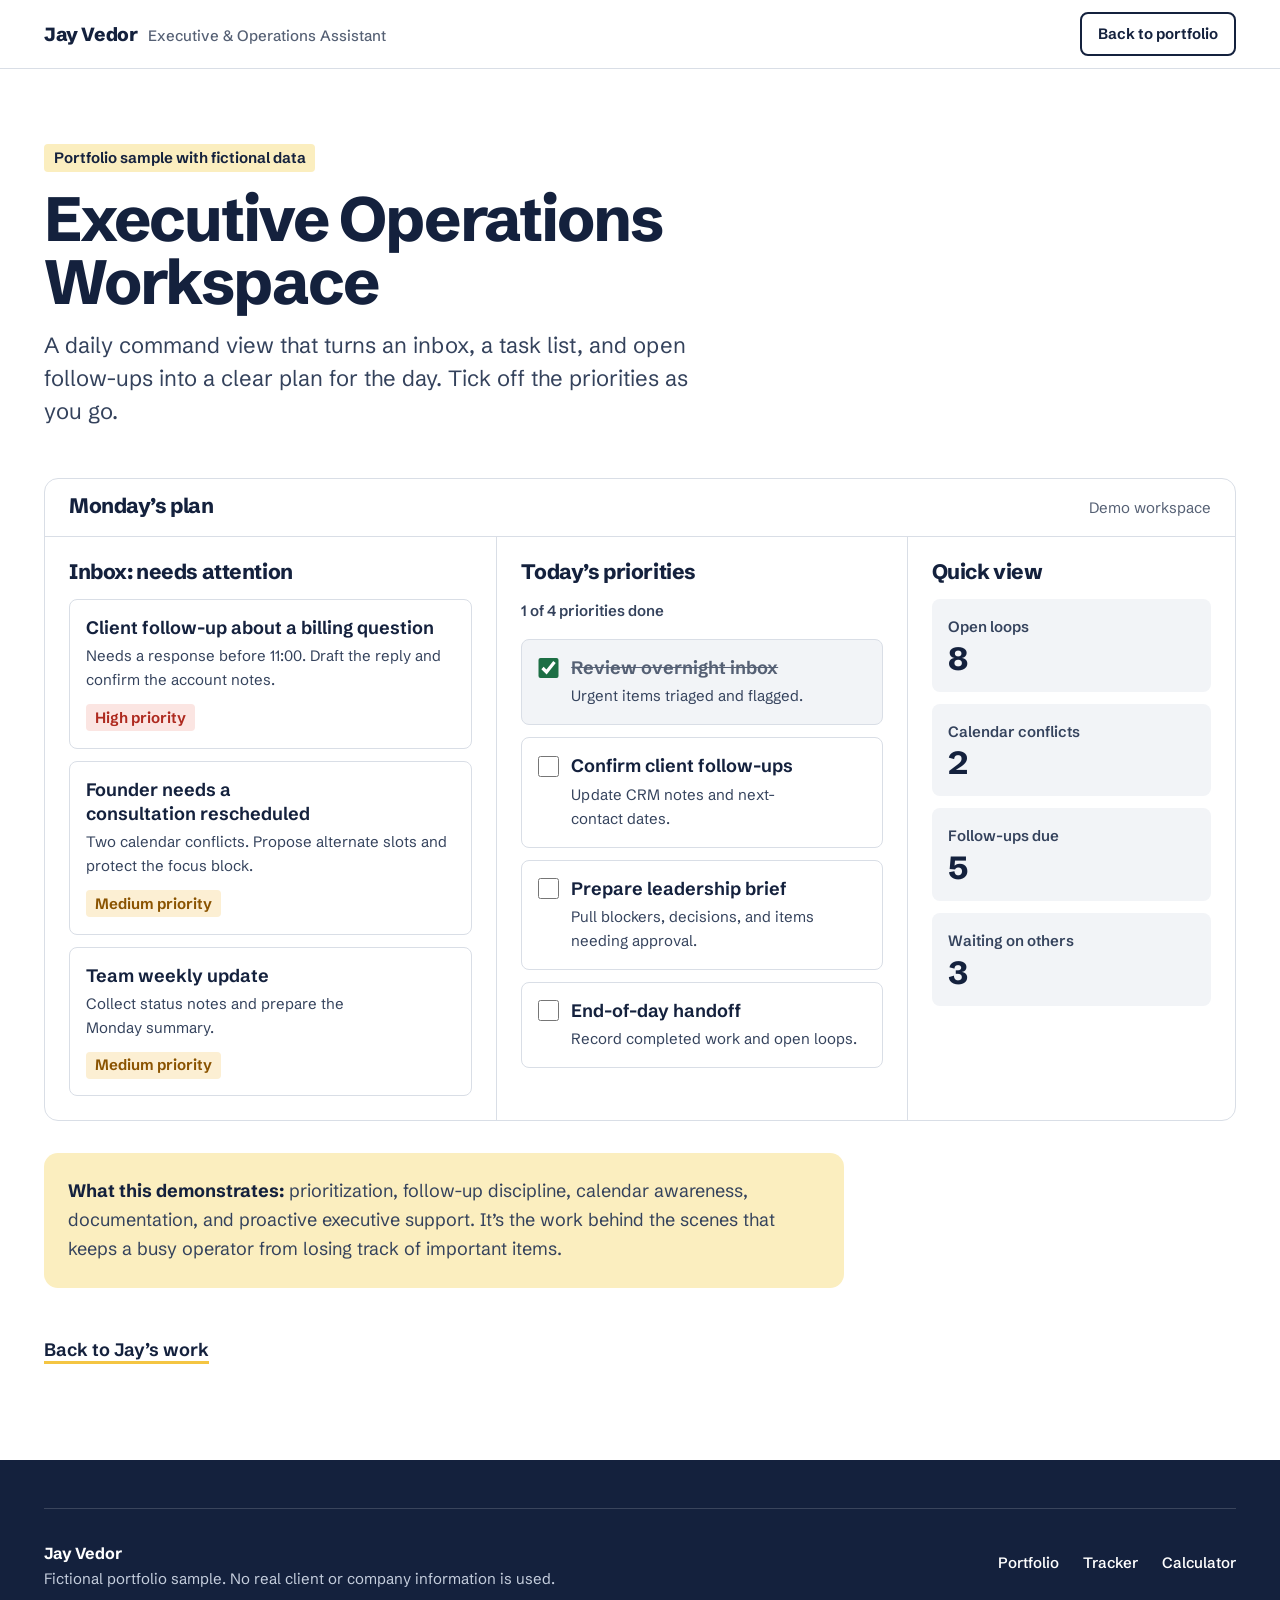
<file: executive-operations.html>
<!DOCTYPE html>
<html lang="en" class="no-js">
<head>
<meta charset="utf-8">
<meta name="viewport" content="width=device-width, initial-scale=1">
<title>Executive Operations Workspace | Jay Vedor</title>
<meta name="description" content="A working sample by Jay Vedor: a daily command view that turns an executive's inbox, priorities, and follow-ups into a clear plan for the day.">
<meta name="theme-color" content="#14213d">
<link rel="icon" href="assets/img/favicon.svg" type="image/svg+xml">
<link rel="apple-touch-icon" href="assets/img/apple-touch-icon.png">
<link rel="preload" href="assets/fonts/schibsted-grotesk-latin-wght.woff2" as="font" type="font/woff2" crossorigin>
<link rel="stylesheet" href="assets/css/site.css">
<link rel="stylesheet" href="assets/css/samples.css">
<script>document.documentElement.className = 'js';</script>
<script src="assets/js/site.js" defer></script>
<script src="assets/js/workspace.js" defer></script>
</head>
<body class="sample">
<a class="skip-link" href="#main">Skip to content</a>
<header class="site-header">
  <div class="container header-inner">
    <a class="brand" href="index.html">Jay Vedor<span class="brand-role">Executive &amp; Operations Assistant</span></a>
    <a class="btn btn-small btn-secondary" href="index.html#work">Back to portfolio</a>
  </div>
</header>

<main id="main">
  <div class="container">
    <section class="sample-intro" aria-labelledby="page-title">
      <p class="tag">Portfolio sample with fictional data</p>
      <h1 id="page-title">Executive Operations Workspace</h1>
      <p class="sample-lead">A daily command view that turns an inbox, a task list, and open follow-ups into a clear plan for the day. Tick off the priorities as you go.</p>
    </section>

    <section class="panel" aria-labelledby="board-title">
      <div class="panel-head"><h2 id="board-title">Monday&rsquo;s plan</h2><p class="panel-note">Demo workspace</p></div>
      <div class="board">
        <div class="board-col">
          <h3>Inbox: needs attention</h3>
          <ul class="board-list">
            <li class="board-item"><b>Client follow-up about a billing question</b><p>Needs a response before 11:00. Draft the reply and confirm the account notes.</p><span class="pill pill--high">High priority</span></li>
            <li class="board-item"><b>Founder needs a consultation rescheduled</b><p>Two calendar conflicts. Propose alternate slots and protect the focus block.</p><span class="pill pill--medium">Medium priority</span></li>
            <li class="board-item"><b>Team weekly update</b><p>Collect status notes and prepare the Monday summary.</p><span class="pill pill--medium">Medium priority</span></li>
          </ul>
        </div>
        <div class="board-col">
          <h3 id="priorities-title">Today&rsquo;s priorities</h3>
          <p class="progress" id="progress" role="status">1 of 4 priorities done</p>
          <ul class="board-list" aria-labelledby="priorities-title">
            <li><label class="task"><input type="checkbox" data-task checked><span><b>Review overnight inbox</b><span class="task-note">Urgent items triaged and flagged.</span></span></label></li>
            <li><label class="task"><input type="checkbox" data-task><span><b>Confirm client follow-ups</b><span class="task-note">Update CRM notes and next-contact dates.</span></span></label></li>
            <li><label class="task"><input type="checkbox" data-task><span><b>Prepare leadership brief</b><span class="task-note">Pull blockers, decisions, and items needing approval.</span></span></label></li>
            <li><label class="task"><input type="checkbox" data-task><span><b>End-of-day handoff</b><span class="task-note">Record completed work and open loops.</span></span></label></li>
          </ul>
        </div>
        <div class="board-col">
          <h3>Quick view</h3>
          <dl class="metrics">
            <div class="metric"><dt>Open loops</dt><dd>8</dd></div>
            <div class="metric"><dt>Calendar conflicts</dt><dd>2</dd></div>
            <div class="metric"><dt>Follow-ups due</dt><dd>5</dd></div>
            <div class="metric"><dt>Waiting on others</dt><dd>3</dd></div>
          </dl>
        </div>
      </div>
    </section>

    <p class="sample-note"><strong>What this demonstrates:</strong> prioritization, follow-up discipline, calendar awareness, documentation, and proactive executive support. It&rsquo;s the work behind the scenes that keeps a busy operator from losing track of important items.</p>

    <p class="sample-back"><a class="text-link" href="index.html#work">Back to Jay&rsquo;s work</a></p>
  </div>
</main>

<footer class="site-footer">
  <div class="container footer-inner">
    <p><span class="footer-name">Jay Vedor</span><br>Fictional portfolio sample. No real client or company information is used.</p>
    <ul class="footer-links"><li><a href="index.html">Portfolio</a></li><li><a href="client-billing-tracker.html">Tracker</a></li><li><a href="trust-replenishment-calculator.html">Calculator</a></li></ul>
  </div>
</footer>
</body>
</html>
</file>
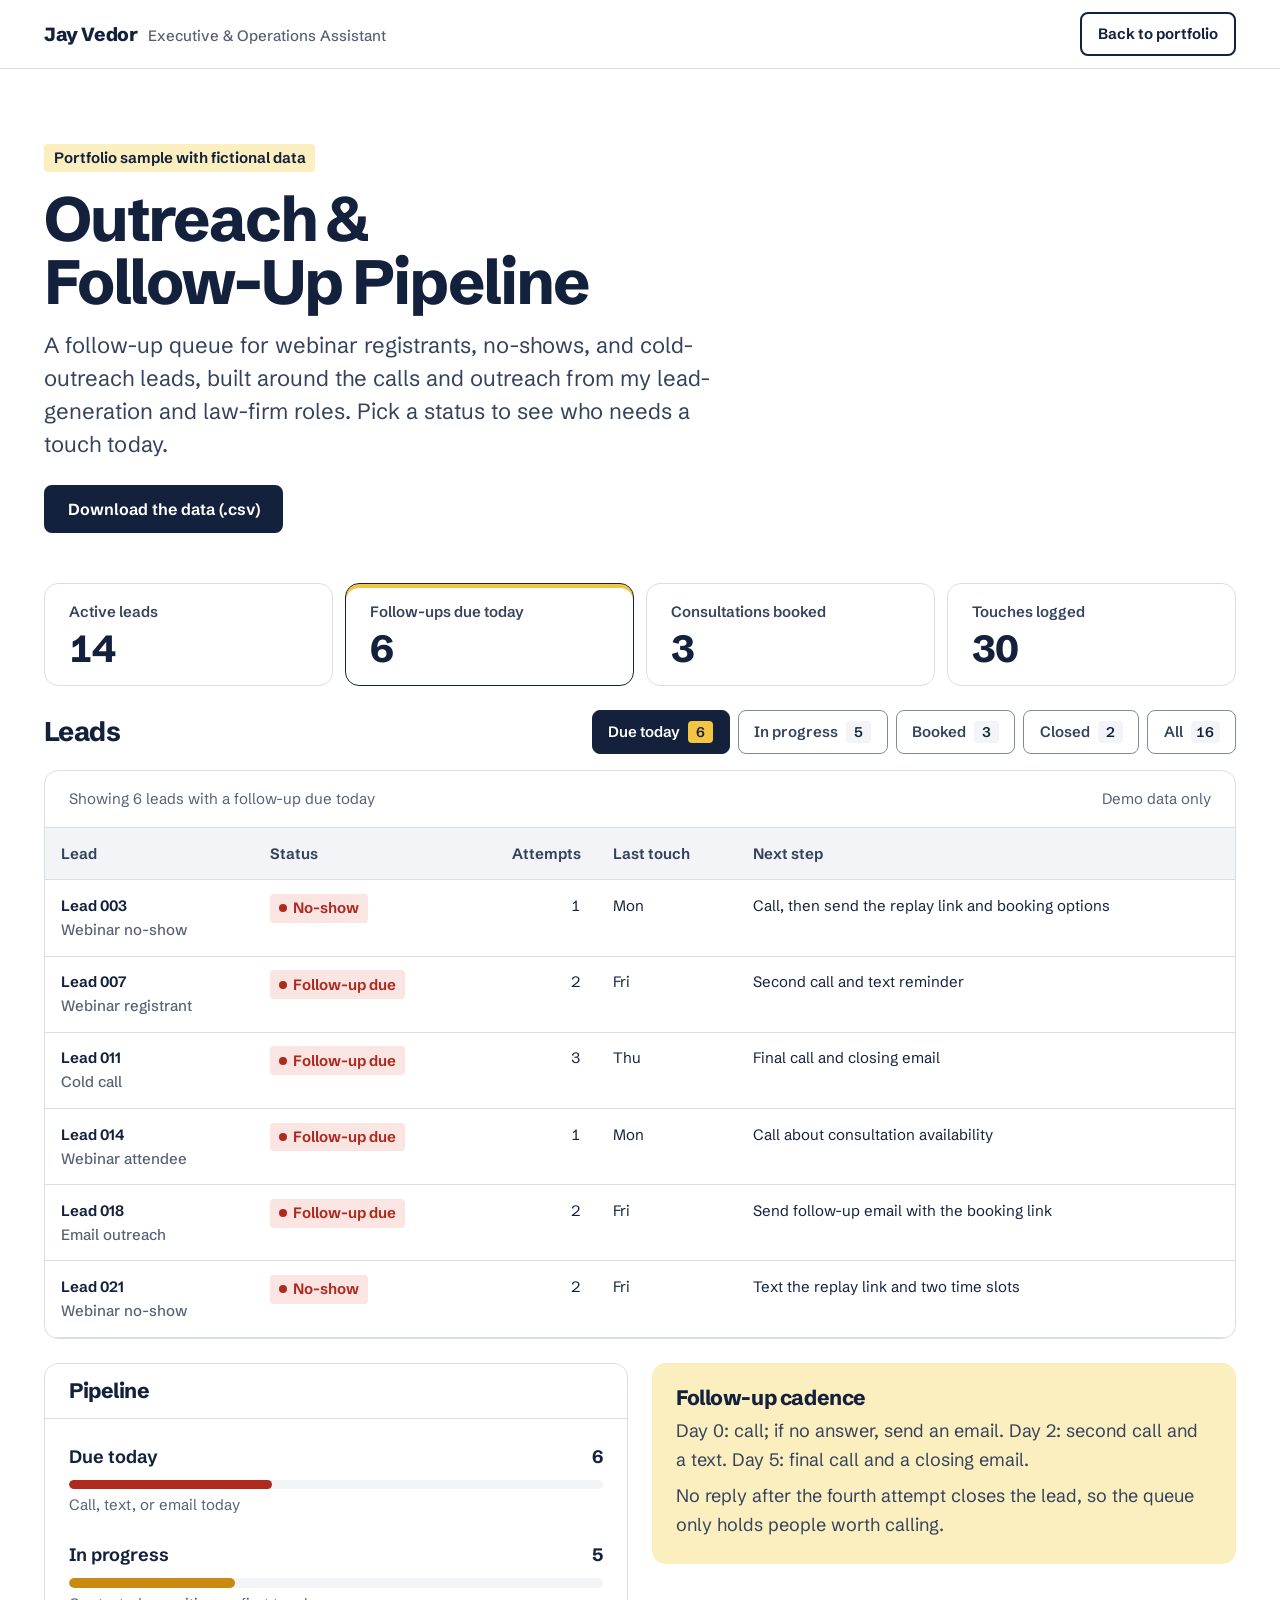
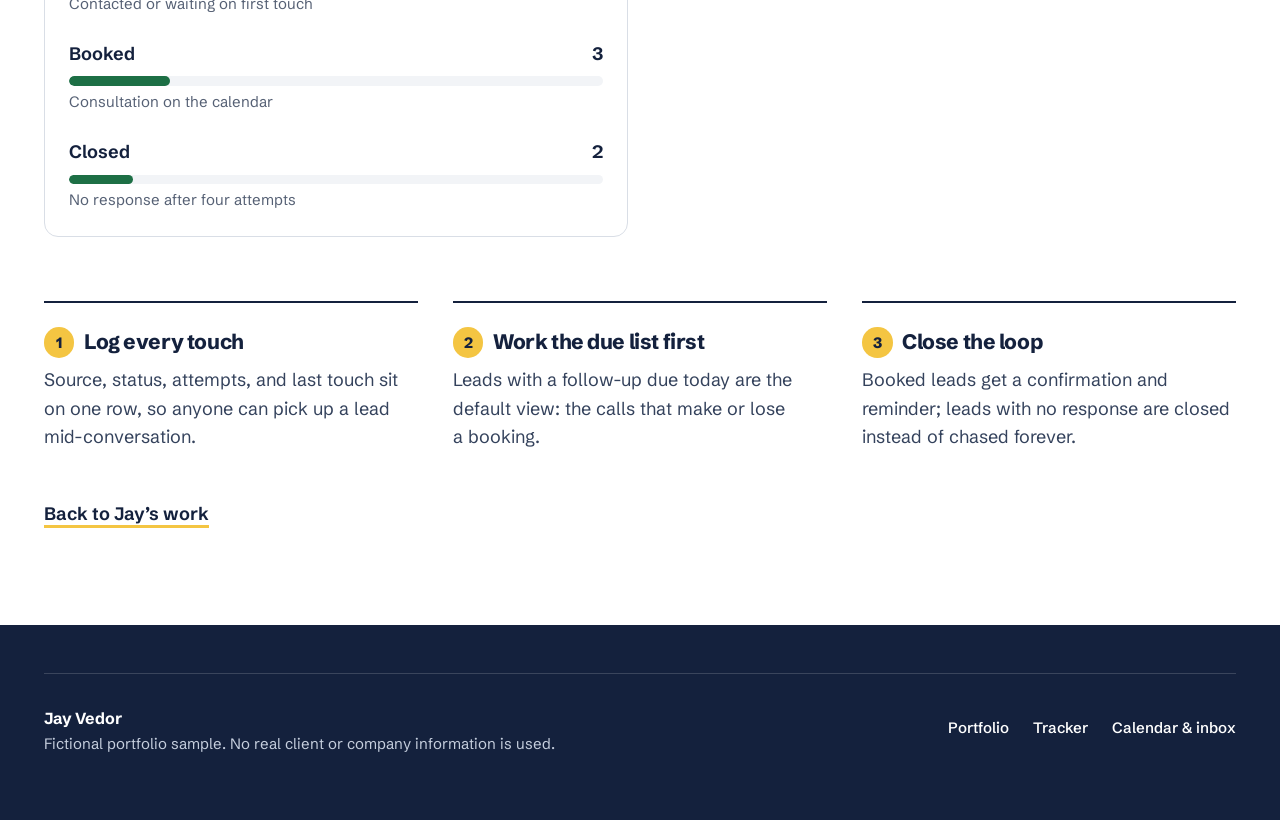
<file: outreach-pipeline.html>
<!DOCTYPE html>
<html lang="en" class="no-js">
<head>
<meta charset="utf-8">
<meta name="viewport" content="width=device-width, initial-scale=1">
<title>Outreach &amp; Follow-Up Pipeline | Jay Vedor</title>
<meta name="description" content="A working sample by Jay Vedor: a follow-up queue for webinar registrants, no-shows, and cold-outreach leads, with a simple cadence so no lead goes quiet. Fictional data.">
<meta name="theme-color" content="#14213d">
<link rel="icon" href="assets/img/favicon.svg" type="image/svg+xml">
<link rel="apple-touch-icon" href="assets/img/apple-touch-icon.png">
<link rel="preload" href="assets/fonts/schibsted-grotesk-latin-wght.woff2" as="font" type="font/woff2" crossorigin>
<link rel="stylesheet" href="assets/css/site.css">
<link rel="stylesheet" href="assets/css/samples.css">
<script>document.documentElement.className = 'js';</script>
<script src="assets/js/site.js" defer></script>
<script src="assets/js/board.js" defer></script>
</head>
<body class="sample">
<a class="skip-link" href="#main">Skip to content</a>
<header class="site-header">
  <div class="container header-inner">
    <a class="brand" href="index.html">Jay Vedor<span class="brand-role">Executive &amp; Operations Assistant</span></a>
    <a class="btn btn-small btn-secondary" href="index.html#work">Back to portfolio</a>
  </div>
</header>

<main id="main">
  <div class="container">
    <section class="sample-intro" aria-labelledby="page-title">
      <p class="tag">Portfolio sample with fictional data</p>
      <h1 id="page-title">Outreach &amp; <span class="nowrap">Follow-Up</span> Pipeline</h1>
      <p class="sample-lead">A follow-up queue for webinar registrants, no-shows, and cold-outreach leads, built around the calls and outreach from my lead-generation and law-firm roles. Pick a status to see who needs a touch today.</p>
      <div class="sample-actions">
        <a class="btn btn-primary" href="Jay_Vedor_Outreach_Pipeline.csv" download>Download the data (.csv)</a>
      </div>
    </section>

    <section aria-labelledby="overview-title">
      <h2 id="overview-title" class="sr-only">Overview</h2>
      <dl class="kpis"><div class="kpi"><dt>Active leads</dt><dd>14</dd></div><div class="kpi kpi--alert"><dt>Follow-ups due today</dt><dd>6</dd></div><div class="kpi"><dt>Consultations booked</dt><dd>3</dd></div><div class="kpi"><dt>Touches logged</dt><dd>30</dd></div></dl>

      <div class="dash-grid">
        <div>
          <div class="dash-toolbar">
            <h2 id="list-title">Leads</h2>
            <div class="toggle-group" role="group" aria-label="Show leads by status"><button type="button" class="toggle" data-filter="due" data-label="with a follow-up due today" aria-pressed="false">Due today <span class="count">6</span></button><button type="button" class="toggle" data-filter="progress" data-label="in progress" aria-pressed="false">In progress <span class="count">5</span></button><button type="button" class="toggle" data-filter="booked" data-label="with a consultation booked" aria-pressed="false">Booked <span class="count">3</span></button><button type="button" class="toggle" data-filter="closed" data-label="closed out" aria-pressed="false">Closed <span class="count">2</span></button><button type="button" class="toggle" data-filter="all" aria-pressed="true">All <span class="count">16</span></button></div>
          </div>
          <div class="panel">
            <div class="panel-head"><p class="panel-note" id="table-status" role="status">Showing all 16 leads</p><p class="panel-note">Demo data only</p></div>
            <div class="table-wrap">
              <table class="accounts" data-board data-noun="leads" data-default="due" aria-labelledby="list-title">
                <thead><tr><th scope="col">Lead</th><th scope="col">Status</th><th scope="col" class="num">Attempts</th><th scope="col">Last touch</th><th scope="col">Next step</th></tr></thead>
                <tbody>
<tr data-group="due">
<th scope="row"><span class="client">Lead 003</span><span class="matter">Webinar no-show</span></th>
<td data-label="Status"><span class="status status--action">No-show</span></td>
<td class="num" data-label="Attempts">1</td>
<td class="nowrap-cell" data-label="Last touch">Mon</td>
<td class="wide" data-label="Next step">Call, then send the replay link and booking options</td>
</tr>
<tr data-group="due">
<th scope="row"><span class="client">Lead 007</span><span class="matter">Webinar registrant</span></th>
<td data-label="Status"><span class="status status--action">Follow-up due</span></td>
<td class="num" data-label="Attempts">2</td>
<td class="nowrap-cell" data-label="Last touch">Fri</td>
<td class="wide" data-label="Next step">Second call and text reminder</td>
</tr>
<tr data-group="due">
<th scope="row"><span class="client">Lead 011</span><span class="matter">Cold call</span></th>
<td data-label="Status"><span class="status status--action">Follow-up due</span></td>
<td class="num" data-label="Attempts">3</td>
<td class="nowrap-cell" data-label="Last touch">Thu</td>
<td class="wide" data-label="Next step">Final call and closing email</td>
</tr>
<tr data-group="due">
<th scope="row"><span class="client">Lead 014</span><span class="matter">Webinar attendee</span></th>
<td data-label="Status"><span class="status status--action">Follow-up due</span></td>
<td class="num" data-label="Attempts">1</td>
<td class="nowrap-cell" data-label="Last touch">Mon</td>
<td class="wide" data-label="Next step">Call about consultation availability</td>
</tr>
<tr data-group="due">
<th scope="row"><span class="client">Lead 018</span><span class="matter">Email outreach</span></th>
<td data-label="Status"><span class="status status--action">Follow-up due</span></td>
<td class="num" data-label="Attempts">2</td>
<td class="nowrap-cell" data-label="Last touch">Fri</td>
<td class="wide" data-label="Next step">Send follow-up email with the booking link</td>
</tr>
<tr data-group="due">
<th scope="row"><span class="client">Lead 021</span><span class="matter">Webinar no-show</span></th>
<td data-label="Status"><span class="status status--action">No-show</span></td>
<td class="num" data-label="Attempts">2</td>
<td class="nowrap-cell" data-label="Last touch">Fri</td>
<td class="wide" data-label="Next step">Text the replay link and two time slots</td>
</tr>
<tr data-group="progress">
<th scope="row"><span class="client">Lead 002</span><span class="matter">LinkedIn outreach</span></th>
<td data-label="Status"><span class="status status--attention">Contacted</span></td>
<td class="num" data-label="Attempts">1</td>
<td class="nowrap-cell" data-label="Last touch">Tue</td>
<td class="wide" data-label="Next step">Wait for reply; next touch Thursday</td>
</tr>
<tr data-group="progress">
<th scope="row"><span class="client">Lead 005</span><span class="matter">Webinar attendee</span></th>
<td data-label="Status"><span class="status status--attention">Contacted</span></td>
<td class="num" data-label="Attempts">1</td>
<td class="nowrap-cell" data-label="Last touch">Tue</td>
<td class="wide" data-label="Next step">Send intake form reminder Wednesday</td>
</tr>
<tr data-group="progress">
<th scope="row"><span class="client">Lead 009</span><span class="matter">Cold call</span></th>
<td data-label="Status"><span class="status status--attention">Contacted</span></td>
<td class="num" data-label="Attempts">2</td>
<td class="nowrap-cell" data-label="Last touch">Mon</td>
<td class="wide" data-label="Next step">Callback requested for Wednesday 2 PM ET</td>
</tr>
<tr data-group="progress">
<th scope="row"><span class="client">Lead 016</span><span class="matter">Email outreach</span></th>
<td data-label="Status"><span class="status status--attention">New lead</span></td>
<td class="num" data-label="Attempts">0</td>
<td class="nowrap-cell" data-label="Last touch">None yet</td>
<td class="wide" data-label="Next step">Qualify and make first call</td>
</tr>
<tr data-group="progress">
<th scope="row"><span class="client">Lead 022</span><span class="matter">Webinar registrant</span></th>
<td data-label="Status"><span class="status status--attention">New lead</span></td>
<td class="num" data-label="Attempts">0</td>
<td class="nowrap-cell" data-label="Last touch">None yet</td>
<td class="wide" data-label="Next step">Confirm attendance before Thursday&#x27;s webinar</td>
</tr>
<tr data-group="booked">
<th scope="row"><span class="client">Lead 001</span><span class="matter">Webinar attendee</span></th>
<td data-label="Status"><span class="status status--good">Consultation booked</span></td>
<td class="num" data-label="Attempts">2</td>
<td class="nowrap-cell" data-label="Last touch">Mon</td>
<td class="wide" data-label="Next step">Send confirmation and intake form</td>
</tr>
<tr data-group="booked">
<th scope="row"><span class="client">Lead 006</span><span class="matter">LinkedIn outreach</span></th>
<td data-label="Status"><span class="status status--good">Consultation booked</span></td>
<td class="num" data-label="Attempts">3</td>
<td class="nowrap-cell" data-label="Last touch">Fri</td>
<td class="wide" data-label="Next step">Reminder call the day before</td>
</tr>
<tr data-group="booked">
<th scope="row"><span class="client">Lead 012</span><span class="matter">Webinar no-show</span></th>
<td data-label="Status"><span class="status status--good">Consultation booked</span></td>
<td class="num" data-label="Attempts">2</td>
<td class="nowrap-cell" data-label="Last touch">Tue</td>
<td class="wide" data-label="Next step">Confirm attorney calendar slot</td>
</tr>
<tr data-group="closed">
<th scope="row"><span class="client">Lead 010</span><span class="matter">Cold call</span></th>
<td data-label="Status"><span class="status status--good">No response</span></td>
<td class="num" data-label="Attempts">4</td>
<td class="nowrap-cell" data-label="Last touch">Last week</td>
<td class="wide" data-label="Next step">Archive; add to next newsletter list</td>
</tr>
<tr data-group="closed">
<th scope="row"><span class="client">Lead 015</span><span class="matter">Email outreach</span></th>
<td data-label="Status"><span class="status status--good">No response</span></td>
<td class="num" data-label="Attempts">4</td>
<td class="nowrap-cell" data-label="Last touch">Last week</td>
<td class="wide" data-label="Next step">Archive; no further calls</td>
</tr>
                </tbody>
              </table>
            </div>
          </div>
        </div>

        <aside class="dash-aside">
          <div class="panel">
            <div class="panel-head"><h2>Pipeline</h2></div>
            <ul class="health">
              <li><div class="health-row"><span>Due today</span><strong>6</strong></div><span class="bar"><span class="bar-fill bar-fill--action" style="--w:38%"></span></span><p>Call, text, or email today</p></li>
              <li><div class="health-row"><span>In progress</span><strong>5</strong></div><span class="bar"><span class="bar-fill bar-fill--attention" style="--w:31%"></span></span><p>Contacted or waiting on first touch</p></li>
              <li><div class="health-row"><span>Booked</span><strong>3</strong></div><span class="bar"><span class="bar-fill bar-fill--good" style="--w:19%"></span></span><p>Consultation on the calendar</p></li>
              <li><div class="health-row"><span>Closed</span><strong>2</strong></div><span class="bar"><span class="bar-fill bar-fill--good" style="--w:12%"></span></span><p>No response after four attempts</p></li>
            </ul>
          </div>
          <div class="formula-box">
            <h3>Follow-up cadence</h3>
            <p>Day 0: call; if no answer, send an email. Day 2: second call and a text. Day 5: final call and a closing email.</p><p>No reply after the fourth attempt closes the lead, so the queue only holds people worth calling.</p>
          </div>
        </aside>
      </div>
    </section>

    <ol class="sample-explain"><li><h2>Log every touch</h2><p>Source, status, attempts, and last touch sit on one row, so anyone can pick up a lead mid-conversation.</p></li><li><h2>Work the due list first</h2><p>Leads with a follow-up due today are the default view: the calls that make or lose a booking.</p></li><li><h2>Close the loop</h2><p>Booked leads get a confirmation and reminder; leads with no response are closed instead of chased forever.</p></li></ol>

    <p class="sample-back"><a class="text-link" href="index.html#work">Back to Jay&rsquo;s work</a></p>
  </div>
</main>

<footer class="site-footer">
  <div class="container footer-inner">
    <p><span class="footer-name">Jay Vedor</span><br>Fictional portfolio sample. No real client or company information is used.</p>
    <ul class="footer-links"><li><a href="index.html">Portfolio</a></li><li><a href="client-billing-tracker.html">Tracker</a></li><li><a href="executive-calendar.html">Calendar &amp; inbox</a></li></ul>
  </div>
</footer>
</body>
</html>
</file>
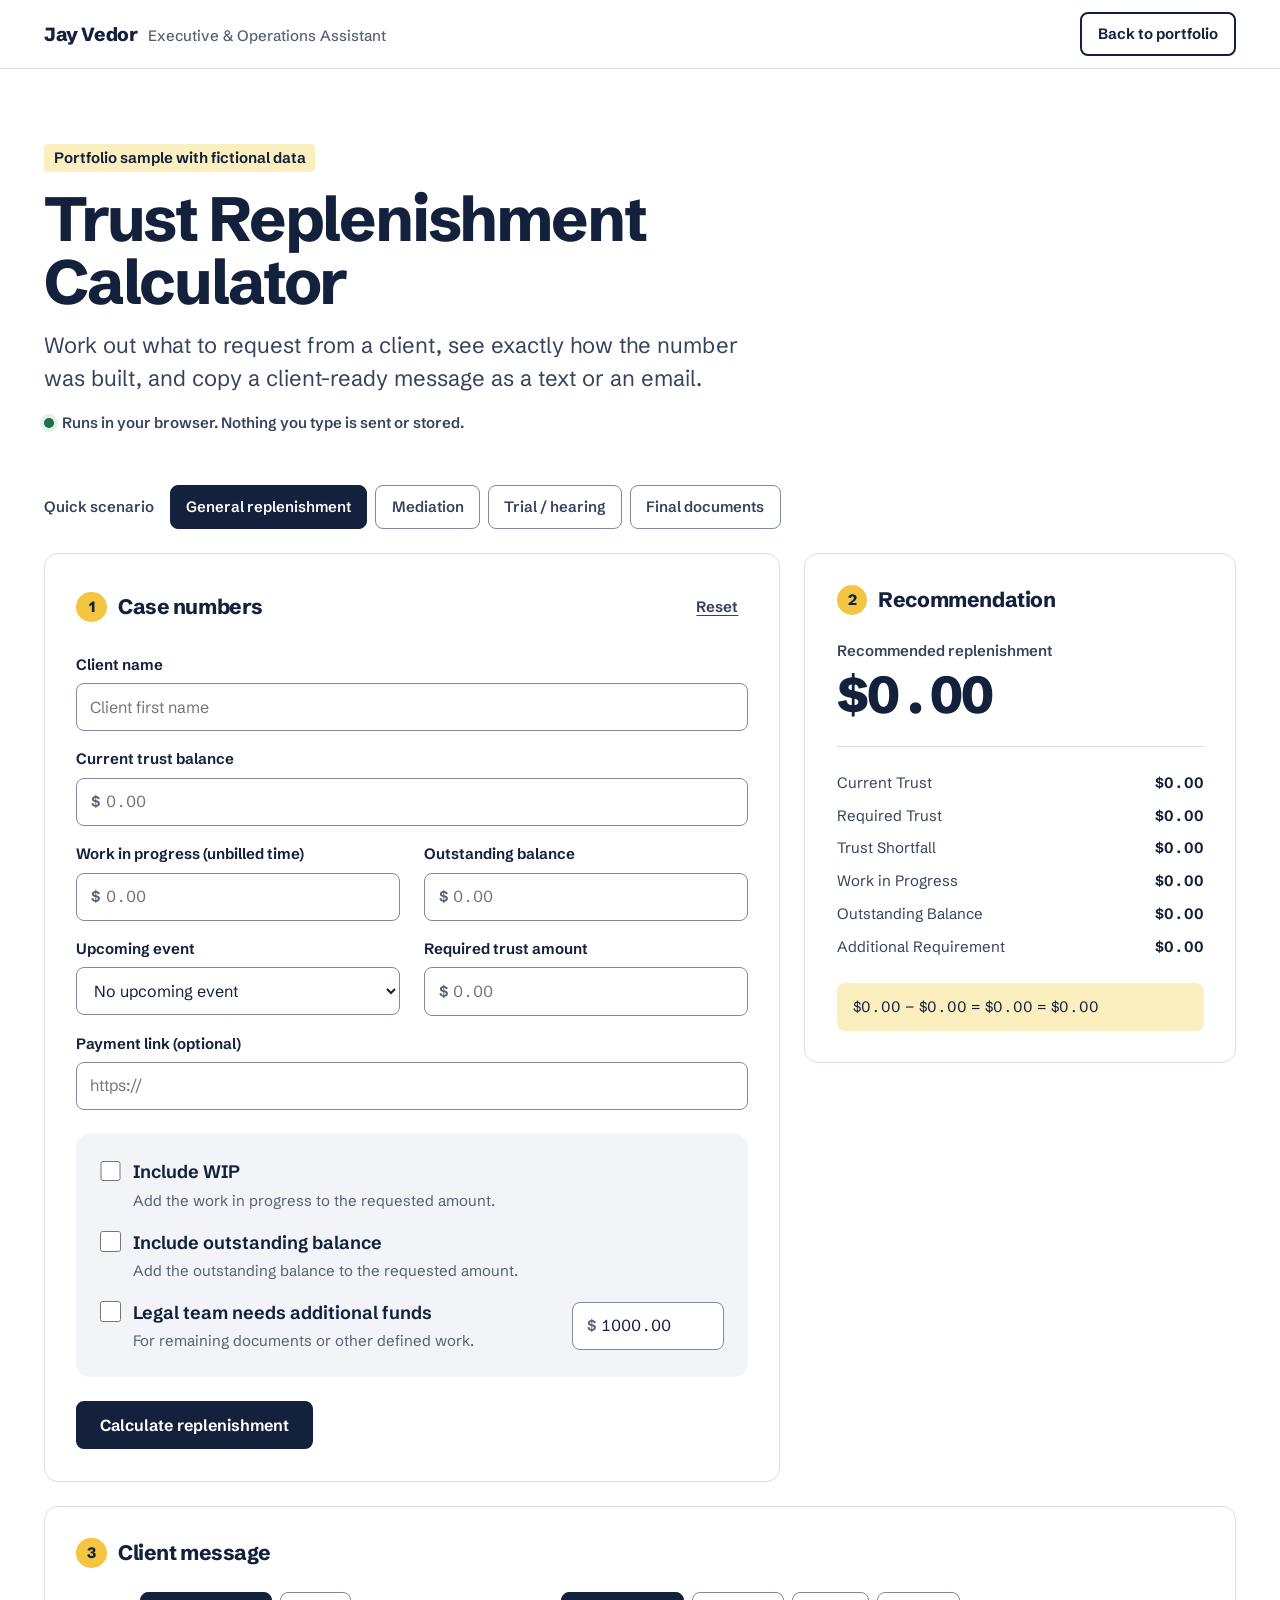
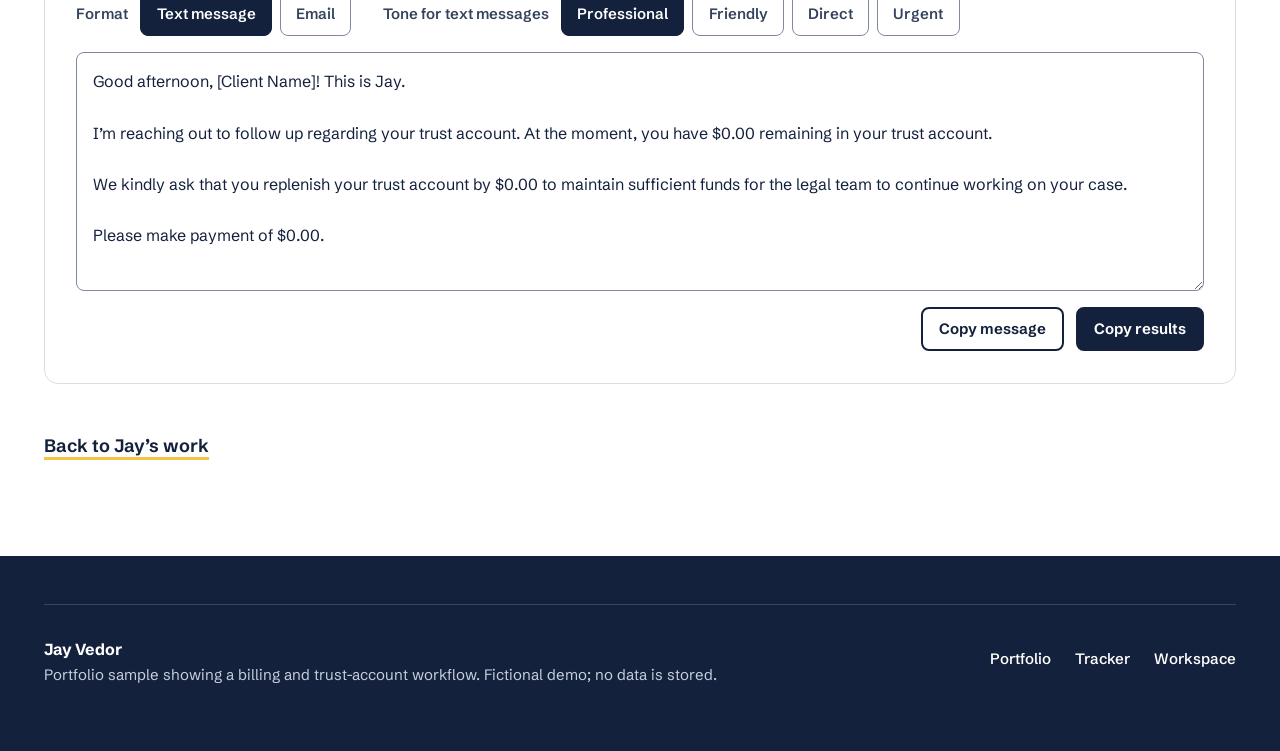
<file: trust-replenishment-calculator.html>
<!DOCTYPE html>
<html lang="en" class="no-js">
<head>
<meta charset="utf-8">
<meta name="viewport" content="width=device-width, initial-scale=1">
<title>Trust Replenishment Calculator | Jay Vedor</title>
<meta name="description" content="A working tool by Jay Vedor: calculate a client trust replenishment from balance, unbilled work, and upcoming events, then copy a client-ready text or email.">
<meta name="theme-color" content="#14213d">
<link rel="icon" href="assets/img/favicon.svg" type="image/svg+xml">
<link rel="apple-touch-icon" href="assets/img/apple-touch-icon.png">
<link rel="preload" href="assets/fonts/schibsted-grotesk-latin-wght.woff2" as="font" type="font/woff2" crossorigin>
<link rel="stylesheet" href="assets/css/site.css">
<link rel="stylesheet" href="assets/css/samples.css">
<script>document.documentElement.className = 'js';</script>
<script src="assets/js/site.js" defer></script>
<script src="assets/js/calculator.js" defer></script>
</head>
<body class="sample">
<a class="skip-link" href="#main">Skip to content</a>
<header class="site-header">
  <div class="container header-inner">
    <a class="brand" href="index.html">Jay Vedor<span class="brand-role">Executive &amp; Operations Assistant</span></a>
    <a class="btn btn-small btn-secondary" href="index.html#work">Back to portfolio</a>
  </div>
</header>

<main id="main">
  <div class="container">
    <section class="sample-intro" aria-labelledby="page-title">
      <p class="tag">Portfolio sample with fictional data</p>
      <h1 id="page-title">Trust Replenishment Calculator</h1>
      <p class="sample-lead">Work out what to request from a client, see exactly how the number was built, and copy a client-ready message as a text or an email.</p>
      <p class="privacy-note">Runs in your browser. Nothing you type is sent or stored.</p>
    </section>

    <div class="scenario-bar">
      <span id="scenario-label">Quick scenario</span>
      <div class="toggle-group" role="group" aria-labelledby="scenario-label">
        <button class="toggle scenario active" data-scenario="general" type="button">General replenishment</button>
        <button class="toggle scenario" data-scenario="mediation" type="button">Mediation</button>
        <button class="toggle scenario" data-scenario="trial" type="button">Trial / hearing</button>
        <button class="toggle scenario" data-scenario="documents" type="button">Final documents</button>
      </div>
    </div>

    <div class="calc-grid">
      <section class="calc-card" aria-labelledby="inputs-title">
        <div class="calc-card-head">
          <h2 id="inputs-title"><span class="step-ball" aria-hidden="true">1</span>Case numbers</h2>
          <button id="resetBtn" class="link-button" type="button">Reset</button>
        </div>

        <div class="field-grid">
          <label class="field field--full">
            <span class="field-label">Client name</span>
            <input class="input" id="clientName" type="text" placeholder="Client first name" autocomplete="off">
          </label>
          <label class="field field--full">
            <span class="field-label">Current trust balance</span>
            <span class="money-input"><span aria-hidden="true">$</span><input id="currentTrust" inputmode="decimal" type="number" min="0" step="0.01" placeholder="0.00" value=""></span>
          </label>
          <label class="field">
            <span class="field-label">Work in progress (unbilled time)</span>
            <span class="money-input"><span aria-hidden="true">$</span><input id="wip" inputmode="decimal" type="number" min="0" step="0.01" placeholder="0.00"></span>
          </label>
          <label class="field">
            <span class="field-label">Outstanding balance</span>
            <span class="money-input"><span aria-hidden="true">$</span><input id="outstanding" inputmode="decimal" type="number" min="0" step="0.01" placeholder="0.00"></span>
          </label>
          <label class="field">
            <span class="field-label">Upcoming event</span>
            <select class="calc-select" id="event">
              <option>No upcoming event</option>
              <option>Mediation</option>
              <option>Trial</option>
              <option>Hearing</option>
              <option>Final Documents</option>
              <option>Other</option>
            </select>
          </label>
          <label class="field">
            <span class="field-label">Required trust amount</span>
            <span class="money-input"><span aria-hidden="true">$</span><input id="requiredTrust" inputmode="decimal" type="number" min="0" step="0.01" placeholder="0.00"></span>
          </label>
          <label class="field field--full">
            <span class="field-label">Payment link (optional)</span>
            <input class="input" id="paymentLink" type="url" placeholder="https://">
          </label>
        </div>

        <div class="calc-options">
          <label class="check-row"><input id="includeWip" type="checkbox"><span><b>Include WIP</b><small>Add the work in progress to the requested amount.</small></span></label>
          <label class="check-row"><input id="includeOutstanding" type="checkbox"><span><b>Include outstanding balance</b><small>Add the outstanding balance to the requested amount.</small></span></label>
          <div class="additional-row">
            <label class="check-row"><input id="includeAdditional" type="checkbox"><span><b>Legal team needs additional funds</b><small>For remaining documents or other defined work.</small></span></label>
            <span class="money-input money-input--compact"><span aria-hidden="true">$</span><input id="additional" inputmode="decimal" type="number" min="0" step="0.01" value="1000.00" aria-label="Additional amount the legal team needs"></span>
          </div>
        </div>

        <div id="warning" class="warning" role="status" hidden></div>
        <button id="calculateBtn" class="btn btn-primary" type="button">Calculate replenishment</button>
      </section>

      <aside class="calc-card result-card" aria-labelledby="result-title">
        <div class="calc-card-head">
          <h2 id="result-title"><span class="step-ball" aria-hidden="true">2</span>Recommendation</h2>
        </div>
        <div class="result-figure" aria-live="polite" aria-atomic="true">
          <p class="result-label">Recommended replenishment</p>
          <p id="recommended" class="recommended">$0.00</p>
        </div>
        <div id="breakdown" class="breakdown">
          <div><span>Current Trust</span><b>$0.00</b></div>
          <div><span>Required Trust</span><b>$0.00</b></div>
          <div><span>Trust Shortfall</span><b>$0.00</b></div>
          <div><span>Work in Progress</span><b>$0.00</b></div>
          <div><span>Outstanding Balance</span><b>$0.00</b></div>
          <div><span>Additional Requirement</span><b>$0.00</b></div>
        </div>
        <p id="formula" class="formula">Enter the case numbers to see the calculation.</p>
      </aside>
    </div>

    <section class="calc-card message-card" aria-labelledby="message-title">
      <div class="calc-card-head">
        <h2 id="message-title"><span class="step-ball" aria-hidden="true">3</span>Client message</h2>
      </div>
      <div class="message-controls">
        <div class="control-group">
          <span id="format-label">Format</span>
          <div class="toggle-group" role="group" aria-labelledby="format-label">
            <button class="toggle format active" data-format="text" type="button">Text message</button>
            <button class="toggle format" data-format="email" type="button">Email</button>
          </div>
        </div>
        <div class="control-group">
          <span id="tone-label">Tone for text messages</span>
          <div class="toggle-group" role="group" aria-labelledby="tone-label">
            <button class="toggle tone active" data-tone="Professional" type="button">Professional</button>
            <button class="toggle tone" data-tone="Friendly" type="button">Friendly</button>
            <button class="toggle tone" data-tone="Direct" type="button">Direct</button>
            <button class="toggle tone" data-tone="Urgent" type="button">Urgent</button>
          </div>
        </div>
      </div>
      <label class="sr-only" for="message">Client message</label>
      <textarea id="message" rows="8" spellcheck="true" placeholder="Your client message will appear here after you calculate."></textarea>
      <div class="message-actions">
        <span id="copyStatus" class="copy-status" role="status"></span>
        <button id="copyMessageBtn" class="btn btn-secondary btn-small" type="button">Copy message</button>
        <button id="copyResultsBtn" class="btn btn-primary btn-small" type="button">Copy results</button>
      </div>
    </section>

    <p class="sample-back"><a class="text-link" href="index.html#work">Back to Jay&rsquo;s work</a></p>
  </div>
</main>

<footer class="site-footer">
  <div class="container footer-inner">
    <p><span class="footer-name">Jay Vedor</span><br>Portfolio sample showing a billing and trust-account workflow. Fictional demo; no data is stored.</p>
    <ul class="footer-links"><li><a href="index.html">Portfolio</a></li><li><a href="client-billing-tracker.html">Tracker</a></li><li><a href="executive-operations.html">Workspace</a></li></ul>
  </div>
</footer>
</body>
</html>
</file>
<file: assets/css/site.css>
/* ==========================================================================
   Jay Vedor — shared design system
   One source of truth for every page. Page styles live in home.css and
   samples.css and only consume the tokens defined here.

   1. Font            5. Buttons & links      9. Footer
   2. Tokens          6. Tags                10. Utilities
   3. Base            7. Section heads       11. Motion
   4. Layout          8. Header & nav
   ========================================================================== */

/* 1. Font — self-hosted, so typography never depends on a CDN ------------ */
@font-face {
  font-family: "Schibsted Grotesk";
  src: url("../fonts/schibsted-grotesk-latin-wght.woff2") format("woff2");
  font-weight: 400 900;
  font-style: normal;
  font-display: swap;
}

/* 2. Tokens ---------------------------------------------------------------- */
:root {
  /* Colour: navy "signature ink" + legal-pad yellow, nothing else loud */
  --paper: #ffffff;
  --surface: #f2f4f7;
  --surface-raised: #ffffff;
  --ink: #14213d;
  --ink-2: #34425c;            /* secondary text   — 10.6:1 on paper */
  --muted: #556074;            /* meta text        —  6.4:1 on paper, 5.8:1 on surface */
  --line: #d9dee6;
  --line-strong: #7f8a9e;      /* control borders — 3.4:1 on paper (WCAG 1.4.11) */
  --accent: #f4c542;           /* fills only — never text on white */
  --accent-soft: #fbeebf;
  --on-dark: #ffffff;
  --on-dark-2: #c6cfde;        /* 9.6:1 on ink */
  --focus: #1f4fd8;
  --focus-on-dark: #f4c542;
  --ok: #1d6f45;      --ok-bg: #e2f2e8;
  --warn: #8a5300;    --warn-bg: #fcefd3;
  --danger: #ae2a1f;  --danger-bg: #fbe5e2;

  /* Type — body never drops below 17px; supporting text never below 15px */
  --font: "Schibsted Grotesk", ui-sans-serif, system-ui, -apple-system, "Segoe UI", Roboto, Arial, sans-serif;
  --fs-sm: 0.9375rem;                                        /* 15 */
  --fs-base: clamp(1.0625rem, 1.03rem + 0.15vw, 1.125rem);   /* 17 → 18 */
  --fs-lead: clamp(1.1875rem, 1.12rem + 0.35vw, 1.375rem);   /* 19 → 22 */
  --fs-h4: clamp(1.1875rem, 1.15rem + 0.2vw, 1.3125rem);     /* 19 → 21 */
  --fs-h3: clamp(1.375rem, 1.25rem + 0.55vw, 1.75rem);       /* 22 → 28 */
  --fs-h2: clamp(2.125rem, 1.55rem + 2.5vw, 3.75rem);        /* 34 → 60 */
  --fs-display: clamp(2.75rem, 1.45rem + 5.6vw, 6.25rem);    /* 44 → 100 */
  --lh-body: 1.6;
  --lh-snug: 1.35;
  --lh-tight: 1.06;

  /* Space */
  --s-1: 0.25rem; --s-2: 0.5rem;  --s-3: 0.75rem; --s-4: 1rem;
  --s-5: 1.5rem;  --s-6: 2rem;    --s-7: 3rem;    --s-8: 4rem;  --s-9: 6rem;
  --section-pad: clamp(4.5rem, 3rem + 6vw, 8.5rem);
  --head-gap: clamp(2.5rem, 2rem + 2vw, 4rem);
  --container: 75rem;
  --gutter: clamp(1.25rem, 0.75rem + 2.5vw, 3rem);
  --header-h: 4.25rem;

  /* Shape — radius follows hierarchy, it is not one value on everything */
  --r-xs: 4px;    /* tags, chips */
  --r-sm: 8px;    /* buttons, inputs */
  --r-md: 14px;   /* panels, media */
  --r-lg: 24px;   /* hero panel */
  --shadow-1: 0 1px 2px rgb(20 33 61 / 0.06), 0 2px 10px rgb(20 33 61 / 0.05);
  --shadow-2: 0 2px 6px rgb(20 33 61 / 0.06), 0 22px 44px -18px rgb(20 33 61 / 0.28);

  /* Motion */
  --ease: cubic-bezier(0.2, 0.7, 0.2, 1);
  --t-fast: 160ms;
  --t-med: 280ms;
  --t-slow: 650ms;
}

/* 3. Base ------------------------------------------------------------------ */
*, *::before, *::after { box-sizing: border-box; }

html {
  -webkit-text-size-adjust: 100%;
  text-size-adjust: 100%;
  scroll-padding-top: calc(var(--header-h) + 1rem);
}

body {
  margin: 0;
  min-height: 100vh;
  font-family: var(--font);
  font-size: var(--fs-base);
  line-height: var(--lh-body);
  color: var(--ink);
  background: var(--paper);
  -webkit-font-smoothing: antialiased;
  -moz-osx-font-smoothing: grayscale;
  font-kerning: normal;
}

img, svg, picture { display: block; max-width: 100%; height: auto; }

h1, h2, h3, h4 {
  margin: 0;
  font-weight: 750;
  line-height: var(--lh-tight);
  letter-spacing: -0.02em;
  text-wrap: balance;
  overflow-wrap: break-word;
}

p, ul, ol, dl, dd, figure { margin: 0; }
ul, ol { padding: 0; }
p, li, dd { text-wrap: pretty; }

a {
  color: inherit;
  text-decoration-thickness: 1px;
  text-underline-offset: 0.2em;
}
a:hover { text-decoration-thickness: 2px; }

:focus-visible {
  outline: 3px solid var(--focus);
  outline-offset: 3px;
}

::selection { background: var(--accent); color: var(--ink); }

/* 4. Layout ---------------------------------------------------------------- */
.container {
  width: min(100% - 2 * var(--gutter), var(--container));
  margin-inline: auto;
}

.section { padding-block: var(--section-pad); }
.section--surface { background: var(--surface); }
.section--dark { background: var(--ink); color: var(--on-dark); }
.section--dark :focus-visible { outline-color: var(--focus-on-dark); }

/* 5. Buttons & links ------------------------------------------------------- */
.btn {
  --btn-bg: transparent;
  --btn-fg: var(--ink);
  --btn-bd: var(--ink);
  display: inline-flex;
  align-items: center;
  justify-content: center;
  gap: 0.5em;
  min-height: 3rem;
  padding: 0.7rem 1.35rem;
  border: 2px solid var(--btn-bd);
  border-radius: var(--r-sm);
  background: var(--btn-bg);
  color: var(--btn-fg);
  font: inherit;
  font-size: 1rem;
  font-weight: 650;
  line-height: 1.2;
  text-align: center;
  text-decoration: none;
  cursor: pointer;
  transition:
    background-color var(--t-fast) var(--ease),
    color var(--t-fast) var(--ease),
    border-color var(--t-fast) var(--ease),
    transform var(--t-fast) var(--ease);
}
.btn:hover { transform: translateY(-1px); }
.btn:active { transform: translateY(0); }

.btn-primary { --btn-bg: var(--ink); --btn-fg: #fff; --btn-bd: var(--ink); }
.btn-primary:hover { --btn-bg: #24365d; --btn-bd: #24365d; }

.btn-secondary { --btn-bg: transparent; --btn-fg: var(--ink); --btn-bd: var(--ink); }
.btn-secondary:hover { --btn-bg: var(--ink); --btn-fg: #fff; }

.btn-accent { --btn-bg: var(--accent); --btn-fg: var(--ink); --btn-bd: var(--accent); }
.btn-accent:hover { --btn-bg: #f8d46a; --btn-bd: #f8d46a; }

.btn-on-dark { --btn-bg: transparent; --btn-fg: #fff; --btn-bd: rgb(255 255 255 / 0.55); }
.btn-on-dark:hover { --btn-bg: #fff; --btn-fg: var(--ink); --btn-bd: #fff; }

.btn-small { min-height: 2.75rem; padding: 0.5rem 1rem; font-size: 0.9375rem; }

.text-link {
  font-weight: 650;
  text-decoration: underline;
  text-decoration-color: var(--accent);
  text-decoration-thickness: 3px;
  text-underline-offset: 0.25em;
}
.text-link:hover { text-decoration-color: currentColor; }

/* 6. Tags ------------------------------------------------------------------ */
.tag {
  display: inline-flex;
  align-items: center;
  gap: 0.4rem;
  width: fit-content;
  padding: 0.2rem 0.6rem;
  border-radius: var(--r-xs);
  background: var(--accent-soft);
  color: var(--ink);
  font-size: var(--fs-sm);
  font-weight: 650;
  line-height: 1.45;
}

/* 7. Section heads --------------------------------------------------------- */
.section-head {
  display: grid;
  gap: var(--s-4);
  max-width: 50rem;
  margin-bottom: var(--head-gap);
}
/* Quiet wayfinding label: matches the nav names, so it carries information */
.section-label {
  display: inline-flex;
  align-items: center;
  gap: 0.55rem;
  font-size: var(--fs-sm);
  font-weight: 650;
  color: var(--ink-2);
}
.section-label::before {
  content: "";
  width: 0.6rem;
  height: 0.6rem;
  border-radius: 50%;
  background: var(--accent);
  box-shadow: inset 0 0 0 1px rgb(20 33 61 / 0.18);
}
.section--dark .section-label { color: var(--on-dark-2); }
.section-head h2 {
  font-size: var(--fs-h2);
  line-height: 1.02;
  letter-spacing: -0.032em;
}
.section-lead {
  max-width: 42rem;
  font-size: var(--fs-lead);
  line-height: 1.5;
  color: var(--ink-2);
}
.section--dark .section-lead { color: var(--on-dark-2); }

/* 8. Header & nav ---------------------------------------------------------- */
.skip-link {
  position: absolute;
  left: var(--s-4);
  top: -10rem;
  z-index: 100;
  padding: 0.75rem 1rem;
  border-radius: var(--r-sm);
  background: var(--ink);
  color: #fff;
  font-weight: 650;
  text-decoration: none;
}
.skip-link:focus { top: var(--s-4); }

.site-header {
  position: sticky;
  top: 0;
  z-index: 50;
  background: rgb(255 255 255 / 0.97);
  border-bottom: 1px solid var(--line);
}
.header-inner {
  position: relative;
  display: flex;
  align-items: center;
  justify-content: space-between;
  gap: var(--s-5);
  min-height: var(--header-h);
}
.brand {
  display: inline-flex;
  align-items: baseline;
  gap: 0.65rem;
  font-size: 1.1875rem;
  font-weight: 800;
  letter-spacing: -0.02em;
  text-decoration: none;
  white-space: nowrap;
}
.brand-role {
  font-size: var(--fs-sm);
  font-weight: 500;
  letter-spacing: 0;
  color: var(--muted);
}
.site-nav ul {
  display: flex;
  align-items: center;
  gap: clamp(1rem, 0.4rem + 1.6vw, 2.25rem);
  list-style: none;
}
.site-nav a:not(.btn) {
  display: inline-block;
  padding-block: 0.6rem;
  font-weight: 550;
  color: var(--ink-2);
  text-decoration: none;
}
.site-nav a:not(.btn):hover { color: var(--ink); text-decoration: underline; }

.menu-toggle {
  display: none;
  align-items: center;
  gap: 0.6rem;
  min-height: 2.75rem;
  padding: 0.5rem 0.9rem;
  border: 2px solid var(--ink);
  border-radius: var(--r-sm);
  background: #fff;
  color: var(--ink);
  font: inherit;
  font-size: 1rem;
  font-weight: 650;
  cursor: pointer;
}
.menu-toggle-bars,
.menu-toggle-bars::before,
.menu-toggle-bars::after {
  display: block;
  width: 1rem;
  height: 2px;
  border-radius: 2px;
  background: currentColor;
  transition: transform var(--t-fast) var(--ease), opacity var(--t-fast) var(--ease);
}
.menu-toggle-bars { position: relative; }
.menu-toggle-bars::before,
.menu-toggle-bars::after { content: ""; position: absolute; left: 0; }
.menu-toggle-bars::before { top: -5px; }
.menu-toggle-bars::after { top: 5px; }
.menu-toggle[aria-expanded="true"] .menu-toggle-bars { background: transparent; }
.menu-toggle[aria-expanded="true"] .menu-toggle-bars::before { transform: translateY(5px) rotate(45deg); }
.menu-toggle[aria-expanded="true"] .menu-toggle-bars::after { transform: translateY(-5px) rotate(-45deg); }

@media (max-width: 74.99rem) {
  .brand-role { display: none; }
}

@media (max-width: 47.99rem) {
  /* Without JavaScript the links simply wrap onto a second row */
  .header-inner { flex-wrap: wrap; row-gap: 0; padding-block: 0.5rem; }
  .site-nav ul { flex-wrap: wrap; gap: 0 1.25rem; }
  .site-nav .btn { min-height: 2.75rem; }

  /* With JavaScript: an accessible disclosure menu */
  .js .header-inner { flex-wrap: nowrap; padding-block: 0; }
  .js .menu-toggle { display: inline-flex; }
  .js .site-nav {
    position: absolute;
    top: 100%;
    left: calc(-1 * var(--gutter));
    right: calc(-1 * var(--gutter));
    display: none;
    padding: var(--s-2) var(--gutter) var(--s-5);
    background: #fff;
    border-bottom: 1px solid var(--line);
    box-shadow: 0 18px 30px -20px rgb(20 33 61 / 0.35);
  }
  .js .site-nav.is-open { display: block; }
  .js .site-nav ul { flex-direction: column; align-items: stretch; gap: 0; }
  .js .site-nav a:not(.btn) {
    display: block;
    padding: 0.9rem 0;
    border-bottom: 1px solid var(--line);
    font-size: 1.125rem;
    color: var(--ink);
  }
  .js .site-nav .btn { width: 100%; margin-top: var(--s-4); }
}

/* 9. Footer ---------------------------------------------------------------- */
.site-footer {
  padding-block: var(--s-7) var(--s-8);
  background: var(--ink);
  color: var(--on-dark-2);
  font-size: var(--fs-sm);
}
.site-footer :focus-visible { outline-color: var(--focus-on-dark); }
.footer-inner {
  display: grid;
  grid-template-columns: minmax(0, 1fr) auto;
  gap: var(--s-5) var(--s-7);
  padding-top: var(--s-6);
  border-top: 1px solid rgb(255 255 255 / 0.16);
}
.footer-name { color: #fff; font-weight: 700; font-size: 1rem; }
.footer-links {
  display: flex;
  flex-wrap: wrap;
  gap: 0.25rem 1.5rem;
  list-style: none;
}
.footer-links a {
  display: inline-block;
  padding-block: 0.6rem;
  color: #fff;
  font-weight: 550;
  text-decoration: none;
}
.footer-links a:hover { text-decoration: underline; }
.footer-note { grid-column: 1 / -1; }

@media (max-width: 47.99rem) {
  .footer-inner { grid-template-columns: 1fr; }
}

/* 10. Utilities ------------------------------------------------------------ */
.sr-only {
  position: absolute !important;
  width: 1px;
  height: 1px;
  padding: 0;
  margin: -1px;
  overflow: hidden;
  clip: rect(0 0 0 0);
  white-space: nowrap;
  border: 0;
}
.nowrap { white-space: nowrap; }

/* 11. Motion ----------------------------------------------------------------
   One quiet reveal, applied by JS to a handful of blocks. Content is always
   visible without JS, and nothing moves when reduced motion is requested. */
@media (prefers-reduced-motion: no-preference) {
  html { scroll-behavior: smooth; }
  .js .reveal {
    opacity: 0;
    transform: translateY(16px);
    transition: opacity var(--t-slow) var(--ease), transform var(--t-slow) var(--ease);
  }
  .js .reveal.is-visible { opacity: 1; transform: none; }
}

@media (prefers-reduced-motion: reduce) {
  /* Remove motion outright. Shortening durations instead would give every element a
     near-instant transition on every property (transition-property defaults to "all"),
     which delays focus rings and the skip link by a frame. */
  *, *::before, *::after {
    animation: none !important;
    transition: none !important;
    scroll-behavior: auto !important;
  }
}
</file>
<file: assets/css/home.css>
/* ==========================================================================
   Homepage — consumes tokens from site.css only
   Hero · Work · Services · How I work · Experience · Tools · Fit · Contact
   ========================================================================== */

/* Hero --------------------------------------------------------------------- */
.hero {
  padding-top: clamp(2.5rem, 1.25rem + 4.5vw, 5.5rem);
  overflow: hidden;
}
.hero-grid {
  display: grid;
  grid-template-columns: minmax(0, 1.05fr) minmax(0, 1fr);
  gap: clamp(2rem, 0.5rem + 4vw, 5rem);
  align-items: end;
}
.hero-copy { padding-bottom: clamp(2.5rem, 1.75rem + 2.5vw, 4.5rem); }

.hero-title { display: grid; gap: clamp(1.1rem, 0.7rem + 1.3vw, 2rem); }
.hero-name {
  display: flex;
  flex-wrap: wrap;
  align-items: baseline;
  gap: 0.15rem 0.7rem;
  font-size: clamp(1.1875rem, 1.05rem + 0.55vw, 1.4375rem);
  line-height: var(--lh-snug);
  letter-spacing: -0.012em;
}
.hero-name-main { font-weight: 800; }
.hero-name-role { font-weight: 500; color: var(--ink-2); }
.hero-line {
  display: block;
  max-width: 12ch;
  font-size: var(--fs-display);
  font-weight: 780;
  line-height: 0.95;
  letter-spacing: -0.038em;
}
/* The ball: the headline's full stop, and the one playful motif on the site */
.ball {
  display: inline-block;
  width: 0.2em;
  height: 0.2em;
  margin-left: 0.055em;
  border-radius: 50%;
  background: var(--accent);
  box-shadow: inset 0 0 0 0.018em rgb(20 33 61 / 0.14);
}

.hero-lead {
  max-width: 35rem;
  margin-top: clamp(1.4rem, 1rem + 1.2vw, 2.25rem);
  font-size: var(--fs-lead);
  line-height: 1.5;
  color: var(--ink-2);
}
.hero-recent {
  max-width: 35rem;
  margin-top: var(--s-4);
  color: var(--muted);
}
.hero-actions {
  display: flex;
  flex-wrap: wrap;
  gap: var(--s-3);
  margin-top: clamp(1.75rem, 1.4rem + 1vw, 2.5rem);
}

/* Portrait: cut-out on a yellow panel, head breaking above the frame */
.portrait {
  position: relative;
  justify-self: end;
  width: min(100%, 37rem);
}
.portrait-panel {
  position: absolute;
  inset: auto 0 0 0;
  height: 77%;
  border-radius: var(--r-lg) var(--r-lg) 0 0;
  background: var(--accent);
}
.portrait picture,
.portrait img { position: relative; width: 100%; height: auto; }

.hero-facts {
  display: grid;
  grid-template-columns: repeat(3, minmax(0, 1fr));
  list-style: none;
  border-top: 1px solid var(--ink);
}
.hero-facts li {
  padding: var(--s-5) var(--s-6) var(--s-6) 0;
  color: var(--ink-2);
}
.hero-facts li + li { padding-left: var(--s-6); border-left: 1px solid var(--line); }
.hero-facts strong { color: var(--ink); font-weight: 750; }

@media (max-width: 55.99rem) {
  .hero-grid { grid-template-columns: 1fr; gap: var(--s-7); }
  .hero-copy { padding-bottom: 0; }
  .hero-line { max-width: 13ch; }
  /* Asymmetric on small screens: the portrait sits right, not centred */
  .portrait { width: min(88%, 27rem); }
}
@media (max-width: 47.99rem) {
  .hero-facts { grid-template-columns: 1fr; }
  .hero-facts li,
  .hero-facts li + li { padding: var(--s-4) 0; border-left: 0; }
  .hero-facts li + li { border-top: 1px solid var(--line); }
}

@media (prefers-reduced-motion: no-preference) {
  .portrait-panel { animation: panel-rise 0.9s var(--ease) both; transform-origin: bottom; }
  .hero-lead, .hero-recent, .hero-actions { animation: rise 0.7s var(--ease) both; }
  .hero-recent { animation-delay: 60ms; }
  .hero-actions { animation-delay: 120ms; }
  .hero .ball { animation: ball-land 0.75s 0.35s var(--ease) both; }
}
@keyframes rise { from { opacity: 0; transform: translateY(14px); } to { opacity: 1; transform: none; } }
@keyframes panel-rise { from { transform: scaleY(0.88); } to { transform: none; } }
@keyframes ball-land { from { opacity: 0; transform: translateY(-0.9em); } to { opacity: 1; transform: none; } }

/* Work --------------------------------------------------------------------- */
.case { display: grid; gap: clamp(1.75rem, 1.25rem + 1.5vw, 2.75rem); }
.case-head {
  display: grid;
  grid-template-columns: minmax(0, 1fr) auto;
  gap: var(--s-4) var(--s-7);
  align-items: end;
}
.case-intro { display: grid; gap: var(--s-3); }
.case-head h3 {
  font-size: clamp(1.75rem, 1.3rem + 1.7vw, 2.75rem);
  letter-spacing: -0.03em;
}
.case-summary { max-width: 44rem; font-size: var(--fs-lead); line-height: 1.5; color: var(--ink-2); }
.case-actions { display: flex; flex-wrap: wrap; gap: var(--s-3); }

.case-media {
  display: block;
  overflow: hidden;
  border: 1px solid var(--line);
  border-radius: var(--r-md);
  background: var(--surface);
  box-shadow: var(--shadow-2);
}
.case-media img { width: 100%; height: auto; transition: transform 0.8s var(--ease); }
.case-media:hover img { transform: scale(1.012); }

.case-details {
  display: grid;
  grid-template-columns: repeat(3, minmax(0, 1fr));
  gap: var(--s-6) clamp(1.5rem, 1rem + 2vw, 3rem);
  padding-top: var(--s-6);
  border-top: 2px solid var(--ink);
}
.case-details dt { margin-bottom: var(--s-2); font-size: var(--fs-h4); font-weight: 750; letter-spacing: -0.01em; }
.case-details dd { color: var(--ink-2); }
.case-details .span-all { grid-column: 1 / -1; }
.case-details .span-2 { grid-column: span 2; }
.outcome-figure { color: var(--ink); font-weight: 700; }

.process-steps {
  display: grid;
  grid-template-columns: repeat(5, minmax(0, 1fr));
  gap: var(--s-4);
  margin-top: var(--s-2);
  list-style: none;
  counter-reset: step;
}
.process-steps li {
  position: relative;
  padding-top: 2.9rem;
  color: var(--ink);
  font-weight: 550;
  line-height: var(--lh-snug);
  counter-increment: step;
}
.process-steps li::before {
  content: counter(step);
  position: absolute;
  top: 0;
  left: 0;
  display: grid;
  place-items: center;
  width: 2.1rem;
  height: 2.1rem;
  border-radius: 50%;
  background: var(--accent);
  font-size: var(--fs-sm);
  font-weight: 800;
}
.process-steps li:not(:last-child)::after {
  content: "";
  position: absolute;
  top: 1.05rem;
  left: 2.6rem;
  right: -0.5rem;
  height: 2px;
  background: var(--line);
}

.work-more { margin-top: clamp(3.5rem, 2.5rem + 3vw, 5.5rem); }
.work-more-title { margin-bottom: var(--s-5); font-size: var(--fs-h3); letter-spacing: -0.02em; }
.work-grid {
  display: grid;
  grid-template-columns: repeat(2, minmax(0, 1fr));
  gap: clamp(1.25rem, 0.75rem + 1.6vw, 2.5rem);
}
.work-card {
  position: relative;
  display: flex;
  flex-direction: column;
  overflow: hidden;
  border: 1px solid var(--line);
  border-radius: var(--r-md);
  background: var(--surface-raised);
  transition: box-shadow var(--t-med) var(--ease), transform var(--t-med) var(--ease), border-color var(--t-med) var(--ease);
}
.work-card:hover { transform: translateY(-3px); box-shadow: var(--shadow-2); border-color: var(--line-strong); }
.work-card-media {
  aspect-ratio: 16 / 10;
  overflow: hidden;
  border-bottom: 1px solid var(--line);
  background: var(--surface);
}
.work-card-media img {
  width: 100%;
  height: 100%;
  object-fit: cover;
  object-position: top left;
  transition: transform 0.8s var(--ease);
}
.work-card:hover .work-card-media img { transform: scale(1.02); }
.work-card-body {
  display: grid;
  flex: 1;
  align-content: start;
  gap: var(--s-3);
  padding: clamp(1.25rem, 1rem + 1vw, 2rem);
}
.work-card h3 { font-size: clamp(1.375rem, 1.2rem + 0.6vw, 1.75rem); letter-spacing: -0.022em; }
.work-card p { color: var(--ink-2); }
.work-card .text-link { margin-top: var(--s-2); width: fit-content; }
/* Whole card is clickable through its one real link */
.work-card .text-link::after { content: ""; position: absolute; inset: 0; z-index: 1; }
.work-card:focus-within { outline: 3px solid var(--focus); outline-offset: 3px; }
.work-card .text-link:focus-visible { outline: none; }

@media (max-width: 63.99rem) {
  .case-head { grid-template-columns: 1fr; }
  .process-steps { grid-template-columns: 1fr; gap: 0; }
  .process-steps li { padding: 0.45rem 0 1.1rem 3.1rem; }
  .process-steps li:not(:last-child)::after { top: 2.3rem; bottom: 0.15rem; left: 1.02rem; right: auto; width: 2px; height: auto; }
}
@media (max-width: 47.99rem) {
  .case-details { grid-template-columns: 1fr; }
  .case-details .span-2 { grid-column: auto; }
  .work-grid { grid-template-columns: 1fr; }
  .case-actions .btn { flex: 1 1 15rem; }
}

/* Services ----------------------------------------------------------------- */
.services-grid {
  display: grid;
  grid-template-columns: repeat(3, minmax(0, 1fr));
  column-gap: clamp(1.5rem, 1rem + 2.5vw, 3.5rem);
  list-style: none;
  border-top: 2px solid var(--ink);
}
.services-grid li { padding: var(--s-5) 0 var(--s-6); border-bottom: 1px solid var(--line); }
.services-grid h3 { font-size: var(--fs-h4); font-weight: 750; letter-spacing: -0.012em; }
.services-grid p { margin-top: var(--s-2); color: var(--ink-2); }

@media (max-width: 63.99rem) { .services-grid { grid-template-columns: repeat(2, minmax(0, 1fr)); } }
@media (max-width: 39.99rem) { .services-grid { grid-template-columns: 1fr; } }

/* How I work — a real sequence, so it is numbered ------------------------- */
.steps {
  display: grid;
  grid-template-columns: repeat(4, minmax(0, 1fr));
  gap: clamp(1.25rem, 1rem + 1.5vw, 2.5rem);
  list-style: none;
  counter-reset: step;
}
.steps li { padding-top: var(--s-5); border-top: 1px solid rgb(255 255 255 / 0.22); counter-increment: step; }
.steps li::before {
  content: counter(step);
  display: grid;
  place-items: center;
  width: 2.1rem;
  height: 2.1rem;
  margin-bottom: var(--s-4);
  border-radius: 50%;
  background: var(--accent);
  color: var(--ink);
  font-size: var(--fs-sm);
  font-weight: 800;
}
.steps h3 { font-size: var(--fs-h4); color: #fff; }
.steps p { margin-top: var(--s-2); color: var(--on-dark-2); }

@media (max-width: 63.99rem) { .steps { grid-template-columns: repeat(2, minmax(0, 1fr)); } }
@media (max-width: 39.99rem) { .steps { grid-template-columns: 1fr; } }

/* Experience --------------------------------------------------------------- */
.experience-grid {
  display: grid;
  grid-template-columns: minmax(0, 0.78fr) minmax(0, 1.5fr);
  gap: clamp(2.5rem, 1rem + 5vw, 6rem);
  align-items: start;
}
.experience-grid .section-head { margin-bottom: 0; }
.experience-aside .section-head h2 { font-size: clamp(2.125rem, 1.55rem + 1.7vw, 3.125rem); }
.experience-aside { position: sticky; top: calc(var(--header-h) + 2rem); display: grid; gap: var(--s-6); }

.role-featured {
  padding: clamp(1.5rem, 1rem + 2vw, 2.75rem);
  border-radius: var(--r-md);
  background: var(--surface);
}
.role-when {
  color: var(--muted);
  font-size: var(--fs-sm);
  font-weight: 600;
  font-variant-numeric: tabular-nums;
}
.role-featured h3 { margin-top: var(--s-2); font-size: var(--fs-h3); letter-spacing: -0.022em; }
.role-org { margin-top: var(--s-1); font-weight: 600; color: var(--ink-2); }
.role-points { display: grid; gap: var(--s-3); margin-top: var(--s-5); list-style: none; }
.role-points li { position: relative; padding-left: 1.5rem; color: var(--ink-2); }
.role-points li::before {
  content: "";
  position: absolute;
  top: 0.6em;
  left: 0.15rem;
  width: 0.5rem;
  height: 0.5rem;
  border-radius: 50%;
  background: var(--accent);
  box-shadow: 0 0 0 1px rgb(20 33 61 / 0.3);
}

.timeline-title { margin: var(--s-8) 0 var(--s-2); font-size: var(--fs-h4); }
.timeline { list-style: none; }
.timeline li {
  display: grid;
  grid-template-columns: 10.5rem minmax(0, 1fr);
  gap: var(--s-1) var(--s-6);
  padding-block: var(--s-5);
  border-bottom: 1px solid var(--line);
}
.timeline li:first-child { border-top: 1px solid var(--line); }
.timeline time,
.timeline .when {
  padding-top: 0.15rem;
  color: var(--muted);
  font-size: var(--fs-sm);
  font-weight: 600;
  font-variant-numeric: tabular-nums;
}
.timeline h4 { font-size: var(--fs-h4); font-weight: 700; line-height: var(--lh-snug); }
.timeline .org { font-weight: 500; color: var(--ink-2); }
.timeline p { margin-top: var(--s-1); color: var(--ink-2); }

.education { display: grid; gap: var(--s-2); color: var(--ink-2); }
.education h3 { font-size: var(--fs-h4); color: var(--ink); }
.education ul { display: grid; gap: var(--s-2); list-style: none; }
.education strong { color: var(--ink); font-weight: 650; }

@media (max-width: 63.99rem) {
  .experience-grid { grid-template-columns: 1fr; }
  .experience-aside { position: static; }
}
@media (max-width: 39.99rem) {
  .timeline li { grid-template-columns: 1fr; }
}

/* Tools — grouped by workflow, deliberately secondary ---------------------- */
.tool-groups {
  display: grid;
  grid-template-columns: repeat(2, minmax(0, 1fr));
  gap: var(--s-7) clamp(2rem, 1rem + 3vw, 4rem);
}
.tool-group { padding-top: var(--s-5); border-top: 2px solid var(--ink); }
.tool-group h3 { font-size: var(--fs-h4); }
.tool-group > p { margin-top: var(--s-1); color: var(--ink-2); }
.tool-list { display: flex; flex-wrap: wrap; gap: var(--s-2); margin-top: var(--s-4); list-style: none; }
.tool {
  display: inline-flex;
  align-items: center;
  gap: 0.55rem;
  min-height: 2.75rem;
  padding: 0.45rem 0.9rem 0.45rem 0.65rem;
  border: 1px solid var(--line);
  border-radius: var(--r-sm);
  background: #fff;
  font-size: var(--fs-sm);
  font-weight: 600;
  line-height: 1.2;
  white-space: nowrap;
}
.tool img { flex: none; width: 1.3rem; height: 1.3rem; object-fit: contain; }
.tool--text { padding-left: 0.9rem; }

@media (max-width: 55.99rem) { .tool-groups { grid-template-columns: 1fr; } }

/* Good fit ----------------------------------------------------------------- */
.fit-grid {
  display: grid;
  grid-template-columns: minmax(0, 1.3fr) minmax(0, 1fr);
  gap: clamp(2.5rem, 1rem + 5vw, 6rem);
}
.fit-col h3 { margin-bottom: var(--s-4); font-size: var(--fs-h4); }
.fit-list { list-style: none; border-bottom: 1px solid var(--line); }
.fit-list li {
  position: relative;
  padding: var(--s-4) 0 var(--s-4) 2.6rem;
  border-top: 1px solid var(--line);
  font-size: clamp(1.0625rem, 1rem + 0.3vw, 1.1875rem);
  line-height: 1.45;
}
.fit-list li::before {
  content: "";
  position: absolute;
  top: calc(var(--s-4) + 0.05rem);
  left: 0;
  width: 1.6rem;
  height: 1.6rem;
  border-radius: 50%;
}
.fit-list--yes li::before {
  background: var(--accent) url("data:image/svg+xml,%3Csvg xmlns='http://www.w3.org/2000/svg' viewBox='0 0 24 24'%3E%3Cpath d='M6.5 12.5l3.6 3.6 7.4-8' fill='none' stroke='%2314213d' stroke-width='2.6' stroke-linecap='round' stroke-linejoin='round'/%3E%3C/svg%3E") center / 72% no-repeat;
}
.fit-list--no li { color: var(--ink-2); }
.fit-list--no li::before {
  border: 2px solid var(--line-strong);
  background: url("data:image/svg+xml,%3Csvg xmlns='http://www.w3.org/2000/svg' viewBox='0 0 24 24'%3E%3Cpath d='M7.5 12h9' stroke='%23556074' stroke-width='2.6' stroke-linecap='round'/%3E%3C/svg%3E") center / 70% no-repeat;
}
.fit-audience { margin-top: var(--s-6); max-width: 46rem; color: var(--ink-2); }

@media (max-width: 55.99rem) { .fit-grid { grid-template-columns: 1fr; } }

/* Contact ------------------------------------------------------------------ */
.contact { padding-block: var(--section-pad) var(--s-8); }
.contact-inner {
  display: grid;
  grid-template-columns: minmax(0, 1.35fr) minmax(0, 1fr);
  gap: var(--s-7) clamp(2rem, 1rem + 4vw, 5rem);
  align-items: end;
}
.contact h2 {
  font-size: var(--fs-h2);
  line-height: 1.02;
  letter-spacing: -0.032em;
  color: #fff;
}
.contact-copy p {
  max-width: 36rem;
  margin-top: var(--s-5);
  font-size: var(--fs-lead);
  line-height: 1.5;
  color: var(--on-dark-2);
}
.contact-actions { display: grid; gap: var(--s-3); justify-items: stretch; max-width: 24rem; }
.contact-actions .btn { width: 100%; }
.contact-email { margin-top: var(--s-2); color: var(--on-dark-2); }
.contact-email a { color: #fff; font-weight: 650; }

@media (max-width: 55.99rem) {
  .contact-inner { grid-template-columns: 1fr; }
  .contact-actions { max-width: 28rem; }
}
</file>
<file: assets/css/samples.css>
/* ==========================================================================
   Portfolio samples — tracker, calculator, workspace
   Consumes tokens from site.css only.
   ========================================================================== */

.sample main { padding-bottom: var(--s-9); }

.sample-intro {
  display: grid;
  gap: var(--s-4);
  padding-block: clamp(2.5rem, 1.5rem + 4vw, 5rem) clamp(2rem, 1.5rem + 2vw, 3.5rem);
}
.sample-intro h1 {
  max-width: 18ch;
  font-size: clamp(2.25rem, 1.5rem + 3vw, 4.25rem);
  line-height: 1;
  letter-spacing: -0.035em;
}
.sample-lead { max-width: 44rem; font-size: var(--fs-lead); line-height: 1.5; color: var(--ink-2); }
.sample-actions { display: flex; flex-wrap: wrap; gap: var(--s-3); margin-top: var(--s-2); }

.panel {
  overflow: hidden;
  border: 1px solid var(--line);
  border-radius: var(--r-md);
  background: var(--surface-raised);
}
.panel-head {
  display: flex;
  flex-wrap: wrap;
  align-items: baseline;
  justify-content: space-between;
  gap: var(--s-1) var(--s-4);
  padding: var(--s-4) var(--s-5);
  border-bottom: 1px solid var(--line);
}
.panel-head h2, .panel-head h3 { font-size: var(--fs-h4); }
.panel-note { color: var(--muted); font-size: var(--fs-sm); }

.status {
  display: inline-flex;
  align-items: center;
  gap: 0.4rem;
  padding: 0.15rem 0.55rem;
  border-radius: var(--r-xs);
  font-size: var(--fs-sm);
  font-weight: 650;
  white-space: nowrap;
}
.status::before { content: ""; width: 0.5rem; height: 0.5rem; border-radius: 50%; background: currentColor; }
.status--action { color: var(--danger); background: var(--danger-bg); }
.status--attention { color: var(--warn); background: var(--warn-bg); }
.status--good { color: var(--ok); background: var(--ok-bg); }

.toggle-group { display: flex; flex-wrap: wrap; gap: var(--s-2); }
.toggle {
  display: inline-flex;
  align-items: center;
  gap: 0.5rem;
  min-height: 2.75rem;
  padding: 0.45rem 0.95rem;
  border: 1px solid var(--line-strong);
  border-radius: var(--r-sm);
  background: #fff;
  color: var(--ink-2);
  font: inherit;
  font-size: var(--fs-sm);
  font-weight: 600;
  cursor: pointer;
  transition: background-color var(--t-fast) var(--ease), color var(--t-fast) var(--ease), border-color var(--t-fast) var(--ease);
}
.toggle:hover { border-color: var(--ink); color: var(--ink); }
.toggle[aria-pressed="true"], .toggle.active { background: var(--ink); border-color: var(--ink); color: #fff; }
.toggle .count {
  min-width: 1.6rem;
  padding: 0 0.35rem;
  border-radius: var(--r-xs);
  background: var(--surface);
  color: var(--ink);
  font-size: 0.875rem;
  font-variant-numeric: tabular-nums;
  text-align: center;
}
.toggle[aria-pressed="true"] .count { background: var(--accent); }

.sample-explain {
  display: grid;
  grid-template-columns: repeat(3, minmax(0, 1fr));
  gap: clamp(1.25rem, 1rem + 1.5vw, 2.5rem);
  margin-top: var(--s-8);
  list-style: none;
  counter-reset: step;
}
.sample-explain li { padding-top: var(--s-5); border-top: 2px solid var(--ink); counter-increment: step; }
.sample-explain h2 { font-size: var(--fs-h4); }
.sample-explain h2::before {
  content: counter(step);
  display: inline-grid;
  place-items: center;
  width: 1.9rem;
  height: 1.9rem;
  margin-right: 0.6rem;
  border-radius: 50%;
  background: var(--accent);
  font-size: var(--fs-sm);
  font-weight: 800;
  vertical-align: 0.1em;
}
.sample-explain p { margin-top: var(--s-2); color: var(--ink-2); }
@media (max-width: 55.99rem) { .sample-explain { grid-template-columns: 1fr; } }

.sample-back { margin-top: var(--s-7); }

/* Tracker ------------------------------------------------------------------ */
.kpis {
  display: grid;
  grid-template-columns: repeat(4, minmax(0, 1fr));
  gap: var(--s-3);
  margin-bottom: var(--s-5);
}
.kpi { padding: var(--s-4) var(--s-5); border: 1px solid var(--line); border-radius: var(--r-md); background: #fff; }
.kpi dt { color: var(--ink-2); font-size: var(--fs-sm); font-weight: 600; }
.kpi dd {
  margin-top: var(--s-1);
  font-size: clamp(1.75rem, 1.4rem + 1.2vw, 2.375rem);
  font-weight: 750;
  line-height: 1.1;
  letter-spacing: -0.02em;
  font-variant-numeric: tabular-nums;
}
.kpi--alert { border-color: var(--ink); box-shadow: inset 0 4px 0 var(--accent); }

.dash-toolbar {
  display: flex;
  flex-wrap: wrap;
  align-items: center;
  justify-content: space-between;
  gap: var(--s-3) var(--s-5);
  margin-bottom: var(--s-4);
}
.dash-toolbar h2 { font-size: var(--fs-h3); letter-spacing: -0.02em; }

.dash-grid { display: grid; grid-template-columns: minmax(0, 1fr); gap: var(--s-5); }
.dash-aside { display: grid; grid-template-columns: repeat(2, minmax(0, 1fr)); gap: var(--s-5); align-items: start; }
.dash-aside .formula-box { margin-top: 0; }
@media (max-width: 47.99rem) { .dash-aside { grid-template-columns: 1fr; } }

.table-wrap { overflow-x: auto; }
.accounts { width: 100%; border-collapse: collapse; font-size: var(--fs-sm); }
.accounts th, .accounts td { padding: 0.85rem 1rem; border-bottom: 1px solid var(--line); text-align: left; vertical-align: top; }
.accounts thead th { background: var(--surface); color: var(--ink-2); font-weight: 650; white-space: nowrap; }
.accounts tbody tr:last-child > * { border-bottom: 0; }
.accounts tbody th { font-weight: 650; }
.accounts .num { text-align: right; font-variant-numeric: tabular-nums; white-space: nowrap; }
.accounts .needed { font-weight: 750; color: var(--ink); }
.accounts .client { display: block; white-space: nowrap; }
.accounts .matter { display: block; color: var(--muted); font-weight: 500; white-space: nowrap; }
.accounts tr[hidden] { display: none; }

.health { display: grid; gap: var(--s-5); padding: var(--s-5); list-style: none; }
.health-row { display: flex; justify-content: space-between; gap: var(--s-3); font-weight: 650; }
.health-row strong { font-variant-numeric: tabular-nums; }
.bar { display: block; height: 0.6rem; margin-top: var(--s-2); overflow: hidden; border-radius: 99px; background: var(--surface); }
.bar-fill { display: block; width: var(--w, 0%); height: 100%; border-radius: inherit; }
.bar-fill--action { background: var(--danger); }
.bar-fill--attention { background: #c98a12; }
.bar-fill--good { background: var(--ok); }
.health p { margin-top: var(--s-1); color: var(--muted); font-size: var(--fs-sm); }

.formula-box { margin-top: var(--s-5); padding: var(--s-5); border-radius: var(--r-md); background: var(--accent-soft); }
.formula-box h3 { font-size: var(--fs-h4); }
.formula-box p { margin-top: var(--s-2); color: var(--ink-2); }
.formula-box code { font-family: inherit; font-weight: 700; color: var(--ink); }

@media (max-width: 63.99rem) {
  .kpis { grid-template-columns: repeat(2, minmax(0, 1fr)); }
}
/* Below 1024px each account becomes a readable card instead of a squeezed table:
   four figures in a row on tablets, two on phones. */
.dash-grid > * { min-width: 0; }
@media (max-width: 63.99rem) {
  .accounts thead { position: absolute; width: 1px; height: 1px; overflow: hidden; clip: rect(0 0 0 0); }
  .accounts, .accounts tbody, .accounts tr, .accounts th, .accounts td { display: block; }
  .accounts tbody tr {
    display: grid;
    grid-template-columns: repeat(4, minmax(0, 1fr));
    gap: var(--s-2) var(--s-4);
    padding: var(--s-4) var(--s-5);
    border-bottom: 1px solid var(--line);
  }
  .accounts tbody tr[hidden] { display: none; }
  .accounts tbody tr:last-child { border-bottom: 0; }
  .accounts th, .accounts td { padding: 0; border: 0; }
  .accounts tbody th { grid-column: 1 / -1; display: flex; flex-wrap: wrap; align-items: baseline; gap: 0 0.6rem; }
  .accounts .num { text-align: left; }
  .accounts td::before { content: attr(data-label); display: block; color: var(--muted); font-weight: 500; }
  .accounts td.wide { grid-column: span 3; }
}
@media (max-width: 47.99rem) {
  .accounts tbody tr { grid-template-columns: repeat(2, minmax(0, 1fr)); }
  .accounts td.wide { grid-column: 1 / -1; }
}
@media (max-width: 23.99rem) { .kpis { grid-template-columns: 1fr; } }

/* Calculator --------------------------------------------------------------- */
.privacy-note { display: inline-flex; align-items: center; gap: 0.5rem; color: var(--ink-2); font-size: var(--fs-sm); font-weight: 600; }
.privacy-note::before { content: ""; width: 0.6rem; height: 0.6rem; border-radius: 50%; background: var(--ok); box-shadow: 0 0 0 4px var(--ok-bg); }

.scenario-bar { display: flex; flex-wrap: wrap; align-items: center; gap: var(--s-2) var(--s-4); margin-bottom: var(--s-5); }
.scenario-bar > span { color: var(--ink-2); font-size: var(--fs-sm); font-weight: 600; }

.calc-grid { display: grid; grid-template-columns: minmax(0, 1.45fr) minmax(19rem, 0.85fr); gap: var(--s-5); align-items: start; }
.calc-card { padding: clamp(1.25rem, 1rem + 1.2vw, 2rem); border: 1px solid var(--line); border-radius: var(--r-md); background: #fff; }
.calc-card + .calc-card { margin-top: 0; }
.calc-card-head { display: flex; flex-wrap: wrap; align-items: center; justify-content: space-between; gap: var(--s-3); margin-bottom: var(--s-5); }
.calc-card-head h2 { display: flex; align-items: center; gap: 0.7rem; font-size: var(--fs-h4); }
.step-ball {
  display: inline-grid;
  place-items: center;
  width: 1.9rem;
  height: 1.9rem;
  border-radius: 50%;
  background: var(--accent);
  font-size: var(--fs-sm);
  font-weight: 800;
}
.link-button {
  min-height: 2.75rem;
  padding: 0.4rem 0.6rem;
  border: 0;
  background: none;
  color: var(--ink-2);
  font: inherit;
  font-size: var(--fs-sm);
  font-weight: 650;
  text-decoration: underline;
  text-underline-offset: 0.2em;
  cursor: pointer;
}
.link-button:hover { color: var(--ink); }

.field-grid { display: grid; grid-template-columns: repeat(2, minmax(0, 1fr)); gap: var(--s-4) var(--s-5); }
.field { display: grid; gap: 0.4rem; align-content: start; }
.field--full { grid-column: 1 / -1; }
.field-label { color: var(--ink); font-size: var(--fs-sm); font-weight: 650; }

.input, .money-input, .calc-select {
  width: 100%;
  min-height: 3rem;
  border: 1px solid var(--line-strong);
  border-radius: var(--r-sm);
  background: #fff;
  color: var(--ink);
  font: inherit;
  font-size: 1rem;
}
.input, .calc-select { padding: 0.6rem 0.8rem; }
.input:focus-visible, .calc-select:focus-visible { outline: 3px solid var(--focus); outline-offset: 1px; border-color: var(--ink); }
.money-input { display: flex; align-items: center; overflow: hidden; }
.money-input:focus-within { outline: 3px solid var(--focus); outline-offset: 1px; border-color: var(--ink); }
.money-input > span { padding-left: 0.85rem; color: var(--muted); font-weight: 600; }
.money-input input {
  width: 100%;
  min-width: 0;
  min-height: 2.9rem;
  padding: 0.6rem 0.8rem 0.6rem 0.35rem;
  border: 0;
  background: transparent;
  color: var(--ink);
  font: inherit;
  font-size: 1rem;
  font-variant-numeric: tabular-nums;
}
.money-input input:focus { outline: none; }
.money-input--compact { width: 9.5rem; }

.calc-options { display: grid; gap: var(--s-4); margin: var(--s-5) 0; padding: var(--s-5); border-radius: var(--r-md); background: var(--surface); }
.check-row { display: grid; grid-template-columns: auto minmax(0, 1fr); gap: 0.75rem; align-items: start; cursor: pointer; }
.check-row input {
  width: 1.3rem;
  height: 1.3rem;
  margin: 0.15rem 0 0;
  accent-color: var(--ink);
  cursor: pointer;
}
.check-row b { display: block; font-weight: 650; }
.check-row small { display: block; margin-top: 0.1rem; color: var(--muted); font-size: var(--fs-sm); }
.additional-row { display: flex; flex-wrap: wrap; align-items: center; justify-content: space-between; gap: var(--s-3); }

.warning {
  margin: 0 0 var(--s-4);
  padding: 0.75rem 1rem;
  border-left: 4px solid var(--warn);
  border-radius: var(--r-xs);
  background: var(--warn-bg);
  color: #5f3a00;
  font-size: var(--fs-sm);
}

.result-card { position: sticky; top: calc(var(--header-h) + 1.25rem); }
.result-label { color: var(--ink-2); font-size: var(--fs-sm); font-weight: 600; }
.recommended {
  margin-top: var(--s-1);
  font-size: clamp(2.25rem, 1.8rem + 1.8vw, 3.25rem);
  font-weight: 780;
  line-height: 1.05;
  letter-spacing: -0.03em;
  font-variant-numeric: tabular-nums;
}
.result-figure { padding-bottom: var(--s-5); border-bottom: 1px solid var(--line); }
.breakdown { display: grid; gap: 0.55rem; margin-top: var(--s-5); }
.breakdown div { display: flex; justify-content: space-between; gap: var(--s-3); font-size: var(--fs-sm); }
.breakdown span { color: var(--ink-2); }
.breakdown b { font-weight: 650; font-variant-numeric: tabular-nums; }
.formula {
  margin-top: var(--s-5);
  padding: var(--s-3) var(--s-4);
  border-radius: var(--r-sm);
  background: var(--accent-soft);
  color: var(--ink);
  font-size: var(--fs-sm);
  font-variant-numeric: tabular-nums;
  overflow-wrap: anywhere;
}

.message-card { margin-top: var(--s-5); }
.message-controls { display: flex; flex-wrap: wrap; align-items: center; gap: var(--s-3) var(--s-6); margin-bottom: var(--s-4); }
.control-group { display: flex; flex-wrap: wrap; align-items: center; gap: var(--s-2) var(--s-3); }
.control-group > span { color: var(--ink-2); font-size: var(--fs-sm); font-weight: 600; }
.message-card textarea {
  display: block;
  width: 100%;
  min-height: 12rem;
  padding: var(--s-4);
  border: 1px solid var(--line-strong);
  border-radius: var(--r-sm);
  background: #fff;
  color: var(--ink);
  font: inherit;
  font-size: 1rem;
  line-height: 1.6;
  resize: vertical;
}
.message-card textarea:focus-visible { outline: 3px solid var(--focus); outline-offset: 1px; border-color: var(--ink); }
.message-actions { display: flex; flex-wrap: wrap; align-items: center; justify-content: flex-end; gap: var(--s-3); margin-top: var(--s-4); }
.copy-status { margin-right: auto; color: var(--ok); font-size: var(--fs-sm); font-weight: 600; }

@media (max-width: 63.99rem) {
  .calc-grid { grid-template-columns: 1fr; }
  .result-card { position: static; }
}
@media (max-width: 39.99rem) {
  .field-grid { grid-template-columns: 1fr; }
  .money-input--compact { width: 100%; }
  .message-actions .btn { flex: 1 1 auto; }
  .copy-status { width: 100%; }
}

/* Workspace ---------------------------------------------------------------- */
.board { display: grid; grid-template-columns: minmax(0, 1.1fr) minmax(0, 1fr) minmax(0, 0.8fr); }
.board-col { padding: var(--s-5); }
.board-col + .board-col { border-left: 1px solid var(--line); }
.board-col h3 { margin-bottom: var(--s-4); font-size: var(--fs-h4); }
.board-list { display: grid; gap: var(--s-3); list-style: none; }
.board-item { padding: var(--s-4); border: 1px solid var(--line); border-radius: var(--r-sm); background: #fff; }
.board-item b { display: block; font-weight: 650; line-height: var(--lh-snug); }
.board-item p { margin-top: var(--s-1); color: var(--ink-2); font-size: var(--fs-sm); }
.pill { display: inline-block; margin-top: var(--s-3); padding: 0.1rem 0.55rem; border-radius: var(--r-xs); font-size: var(--fs-sm); font-weight: 650; }
.pill--high { color: var(--danger); background: var(--danger-bg); }
.pill--medium { color: var(--warn); background: var(--warn-bg); }

.task { display: grid; grid-template-columns: auto minmax(0, 1fr); gap: 0.75rem; padding: var(--s-4); border: 1px solid var(--line); border-radius: var(--r-sm); background: #fff; cursor: pointer; transition: background-color var(--t-fast) var(--ease); }
.task input { width: 1.3rem; height: 1.3rem; margin: 0.1rem 0 0; accent-color: var(--ok); cursor: pointer; }
.task b { display: block; font-weight: 650; line-height: var(--lh-snug); }
.task-note { display: block; margin-top: var(--s-1); color: var(--ink-2); font-size: var(--fs-sm); }
.task:has(input:checked) { background: var(--surface); }
.task:has(input:checked) b { color: var(--muted); text-decoration: line-through; }
.progress { margin-bottom: var(--s-4); color: var(--ink-2); font-size: var(--fs-sm); font-weight: 600; }

.metrics { display: grid; gap: var(--s-3); }
.metric { padding: var(--s-4); border-radius: var(--r-sm); background: var(--surface); }
.metric dt { color: var(--ink-2); font-size: var(--fs-sm); font-weight: 600; }
.metric dd { margin-top: 0.1rem; font-size: 2rem; font-weight: 750; line-height: 1.1; font-variant-numeric: tabular-nums; }

.sample-note { margin-top: var(--s-6); max-width: 50rem; padding: var(--s-5); border-radius: var(--r-md); background: var(--accent-soft); color: var(--ink-2); }
.sample-note strong { color: var(--ink); }

@media (max-width: 55.99rem) {
  .board { grid-template-columns: 1fr; }
  .board-col + .board-col { border-left: 0; border-top: 1px solid var(--line); }
  .metrics { grid-template-columns: repeat(2, minmax(0, 1fr)); }
}

/* Outreach pipeline and inbox: keep short values (times, names) on one line */
.accounts .nowrap-cell { white-space: nowrap; }

/* Executive calendar & inbox sample ------------------------------------- */
.cal-section, .inbox-section, .tpl-section { margin-top: var(--s-7); }
.cal-grid { display: grid; grid-template-columns: minmax(0, 2fr) minmax(0, 1fr); gap: var(--s-5); align-items: start; }
.cal-aside { display: grid; gap: var(--s-5); grid-template-columns: 1fr; }
@media (max-width: 63.99rem) { .cal-grid { grid-template-columns: 1fr; } }

.cal-legend { display: flex; flex-wrap: wrap; gap: var(--s-4); list-style: none; margin: 0; padding: 0; font-size: var(--fs-sm); color: var(--ink-2); }
.cal-legend li { display: flex; align-items: center; gap: var(--s-2); }
.sw { width: 1rem; height: 1rem; border-radius: 3px; display: inline-block; }
.sw--external, .cal-ev--external { background: #e3eaf9; border-left: 3px solid var(--ink); }
.sw--internal, .cal-ev--internal { background: var(--surface); border-left: 3px solid var(--line-strong); }
.sw--focus, .cal-ev--focus { background: var(--accent-soft); border-left: 3px solid var(--accent); }

.cal-wrap { padding: var(--s-3); }
.cal {
  display: grid; min-width: 40rem;
  grid-template-columns: 4.75rem repeat(5, minmax(0, 1fr));
  grid-template-rows: auto repeat(var(--rows), 1.25rem);
  column-gap: 4px;
}
.cal-corner, .cal-day { grid-row: 1; padding: 0 0 var(--s-2); font-size: var(--fs-sm); font-weight: 700; color: var(--ink); }
.cal-corner { grid-column: 1; display: flex; gap: var(--s-2); color: var(--muted); font-weight: 600; }
.cal-time { grid-column: 1; display: flex; flex-direction: column; font-size: 0.75rem; line-height: 1.25; color: var(--muted); padding-top: 2px; }
.cal-time span + span { color: var(--line-strong); }
.cal-line { grid-column: 2 / -1; border-top: 1px solid var(--line); }
.cal-ev {
  position: relative; z-index: 1; margin: 1px 0; padding: 2px 6px; border-radius: 4px;
  overflow: hidden; font-size: 0.75rem; line-height: 1.25; color: var(--ink);
  display: flex; flex-direction: column;
}
.cal-ev strong { font-weight: 700; white-space: nowrap; overflow: hidden; text-overflow: ellipsis; }
.cal-ev span:not(.cal-mark) { color: var(--ink-2); white-space: nowrap; }
.cal-ev--fixed { box-shadow: inset 0 0 0 1.5px var(--ink); padding-right: 1.6rem; }
.cal-mark {
  display: inline-grid; place-items: center; flex: none;
  width: 1.35rem; height: 1.35rem; border-radius: 50%;
  background: var(--accent); color: var(--ink); font-size: 0.75rem; font-weight: 800;
}
.cal-ev .cal-mark { position: absolute; top: 3px; right: 4px; width: 1.1rem; height: 1.1rem; font-size: 0.6875rem; }

.cal-fixes { list-style: none; margin: 0; padding: var(--s-4) var(--s-5) var(--s-5); display: grid; gap: var(--s-4); }
.cal-fixes li { display: grid; grid-template-columns: auto 1fr; gap: var(--s-3); }
.cal-fixes h3 { font-size: 1rem; margin: 0 0 var(--s-1); }
.cal-fixes p { margin: 0; font-size: var(--fs-sm); color: var(--ink-2); }

.tpl-list { list-style: none; margin: var(--s-4) 0 0; padding: 0; display: grid; grid-template-columns: repeat(3, minmax(0, 1fr)); gap: var(--s-4); }
@media (max-width: 55.99rem) { .tpl-list { grid-template-columns: 1fr; } }
.tpl { padding: var(--s-5); border: 1px solid var(--line); border-radius: var(--r-md); background: var(--surface-raised); }
.tpl-head { display: flex; justify-content: space-between; align-items: center; gap: var(--s-3); margin-bottom: var(--s-3); }
.tpl-head h3 { font-size: 1rem; margin: 0; }
.tpl p { margin: 0; font-size: var(--fs-sm); color: var(--ink-2); }
.cal-hint { display: none; }
@media (max-width: 47.99rem) { .cal-hint { display: block; } }
</file>
